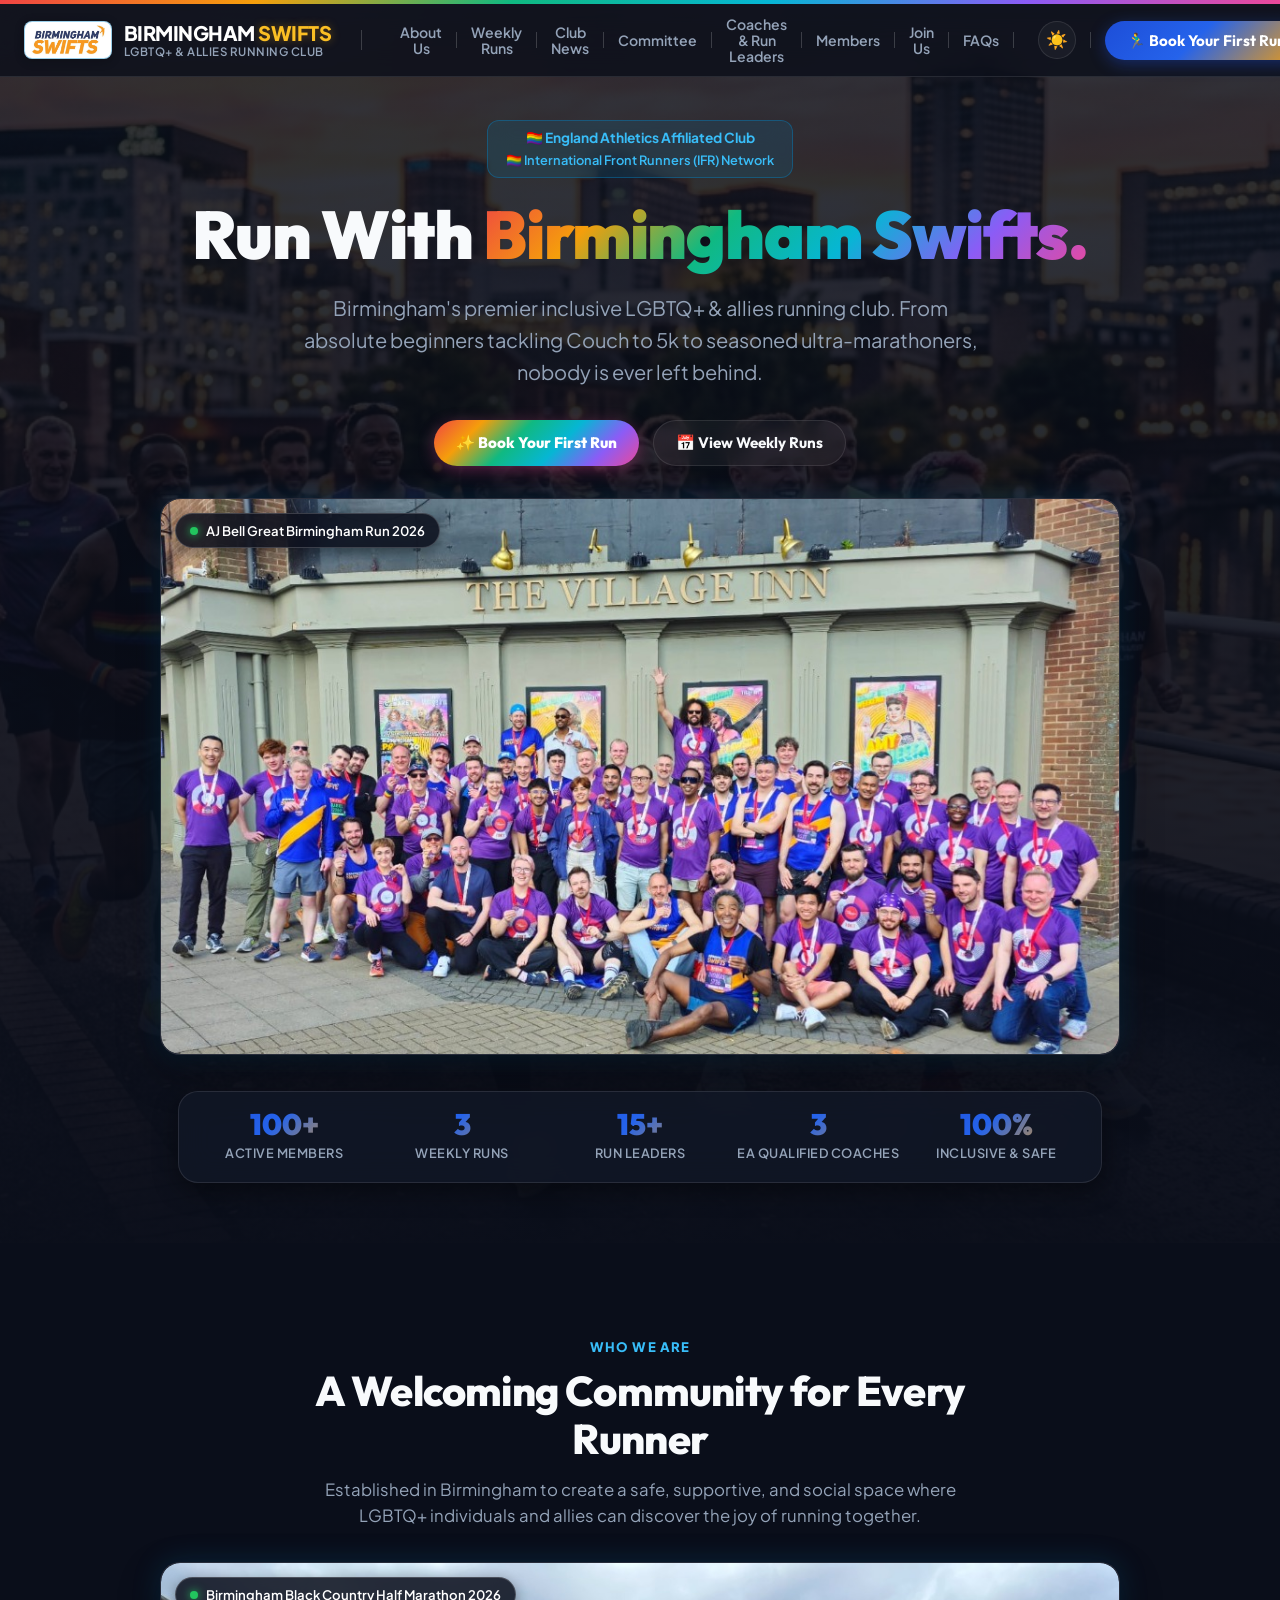
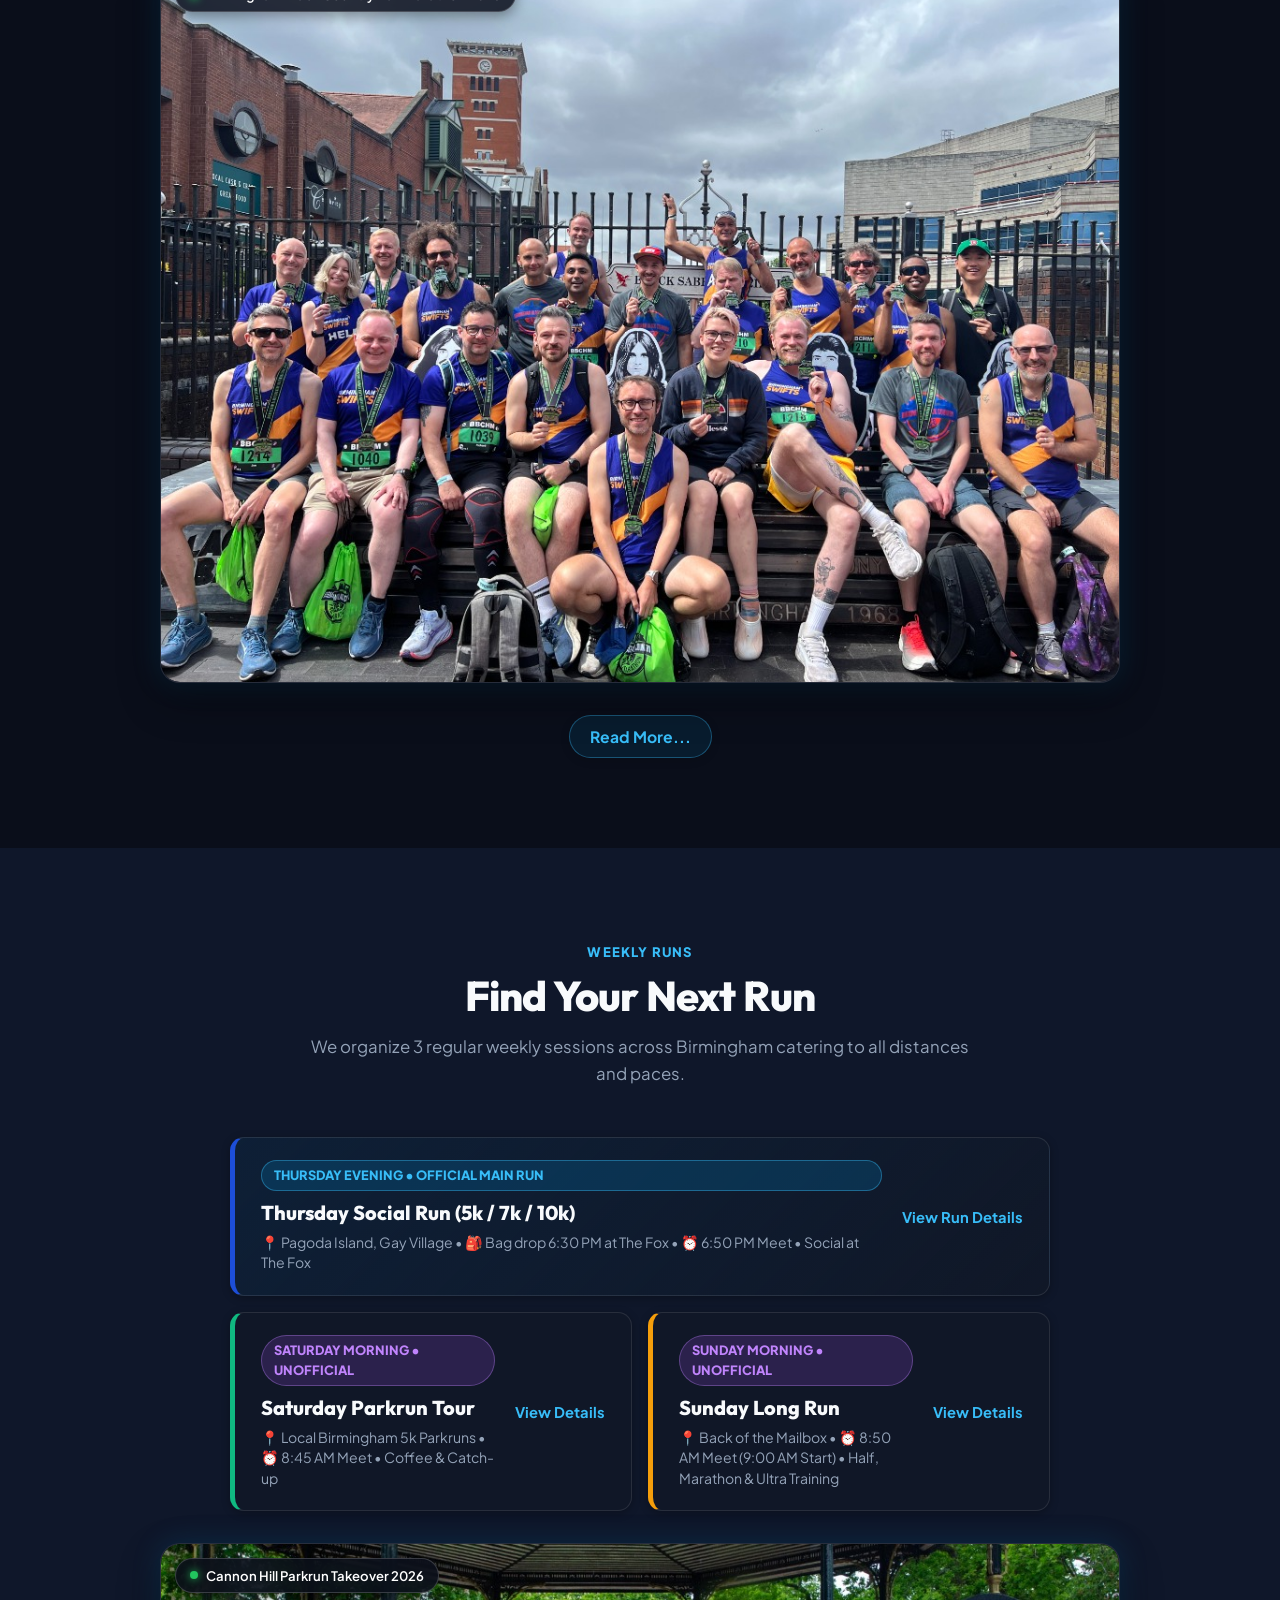
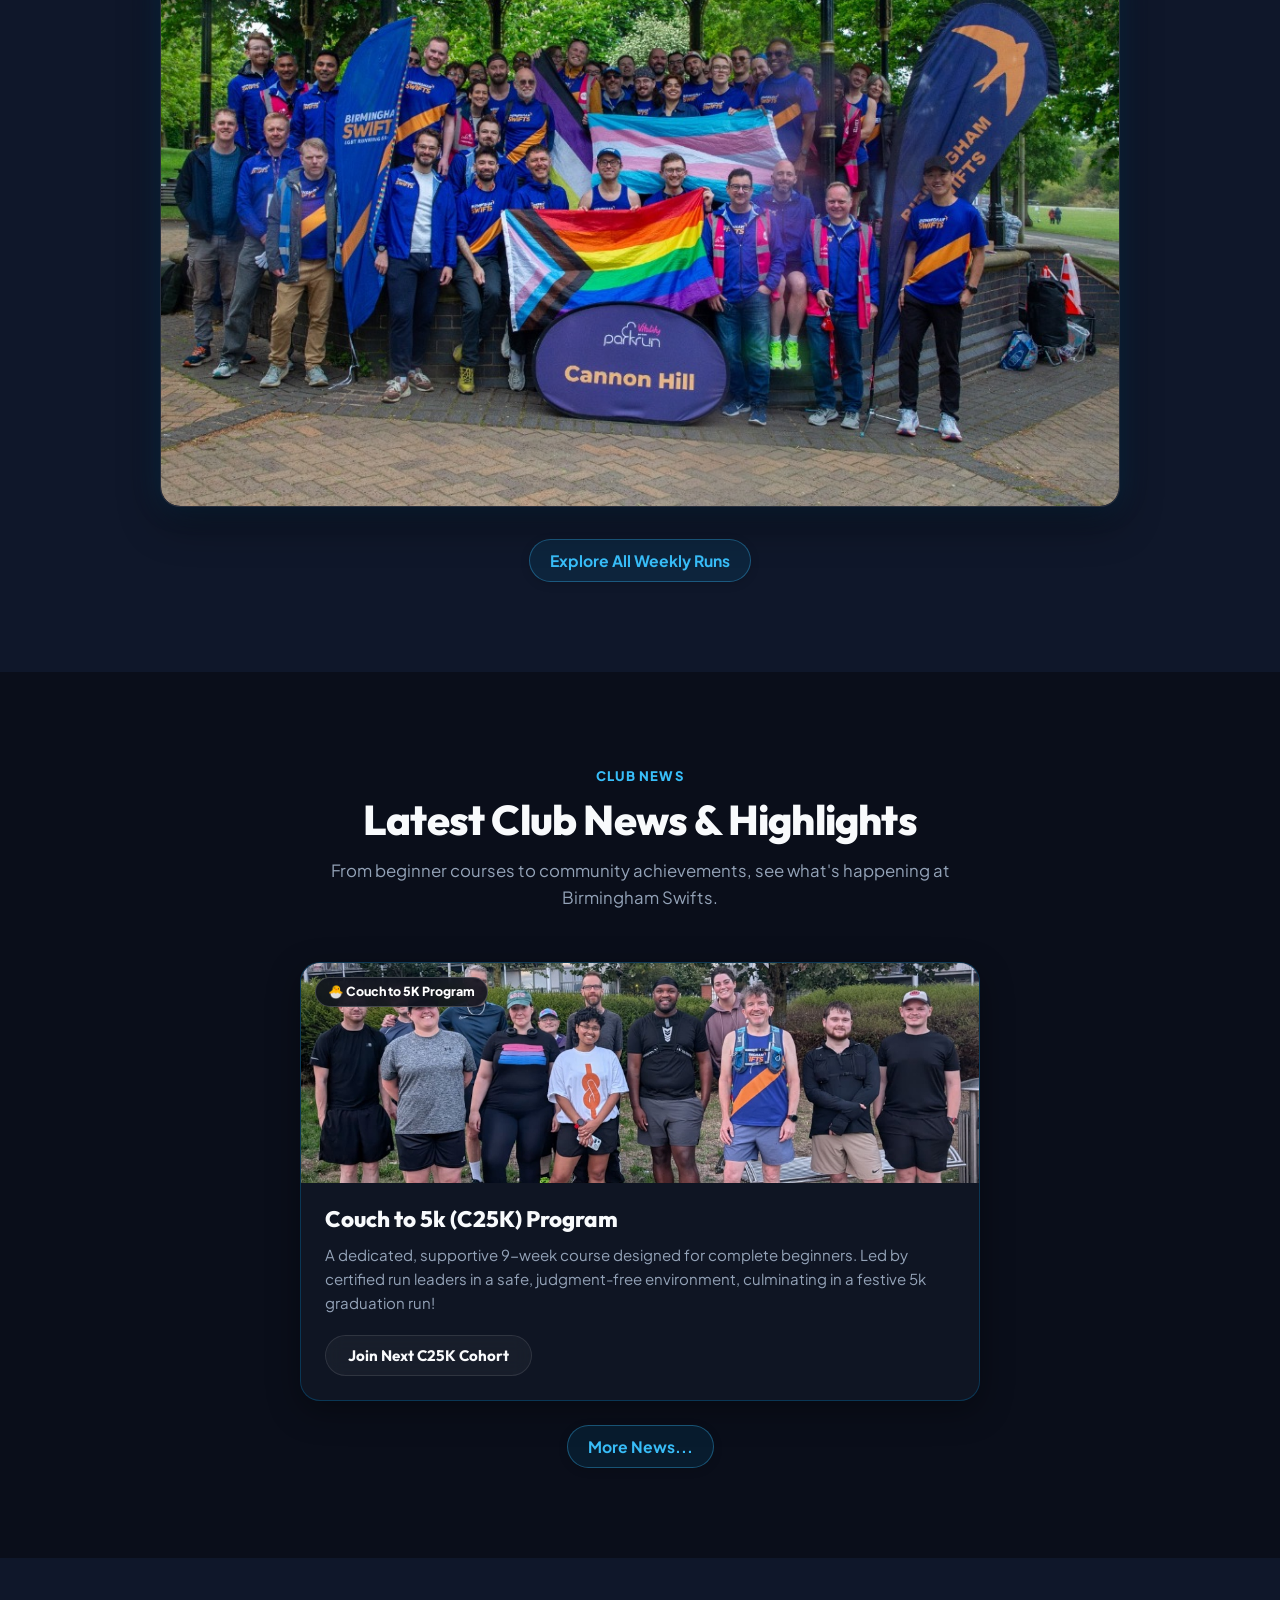
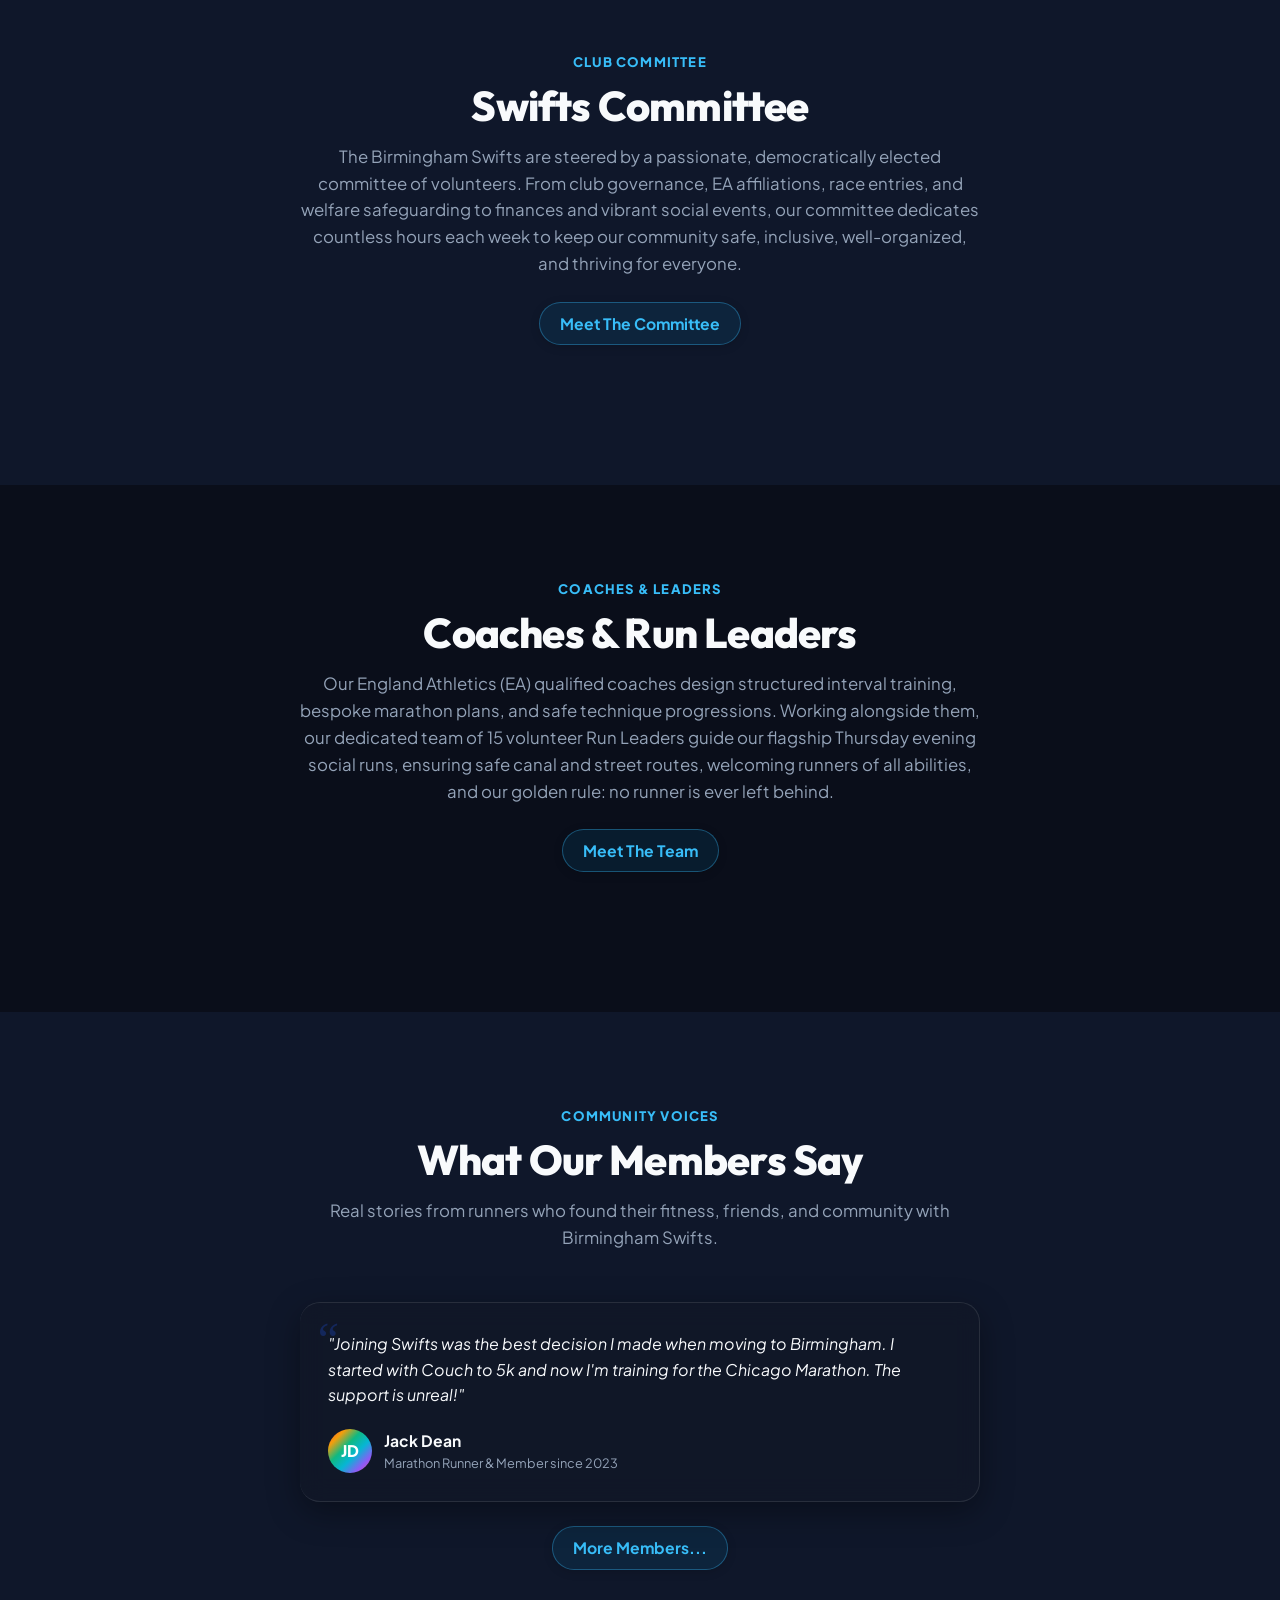
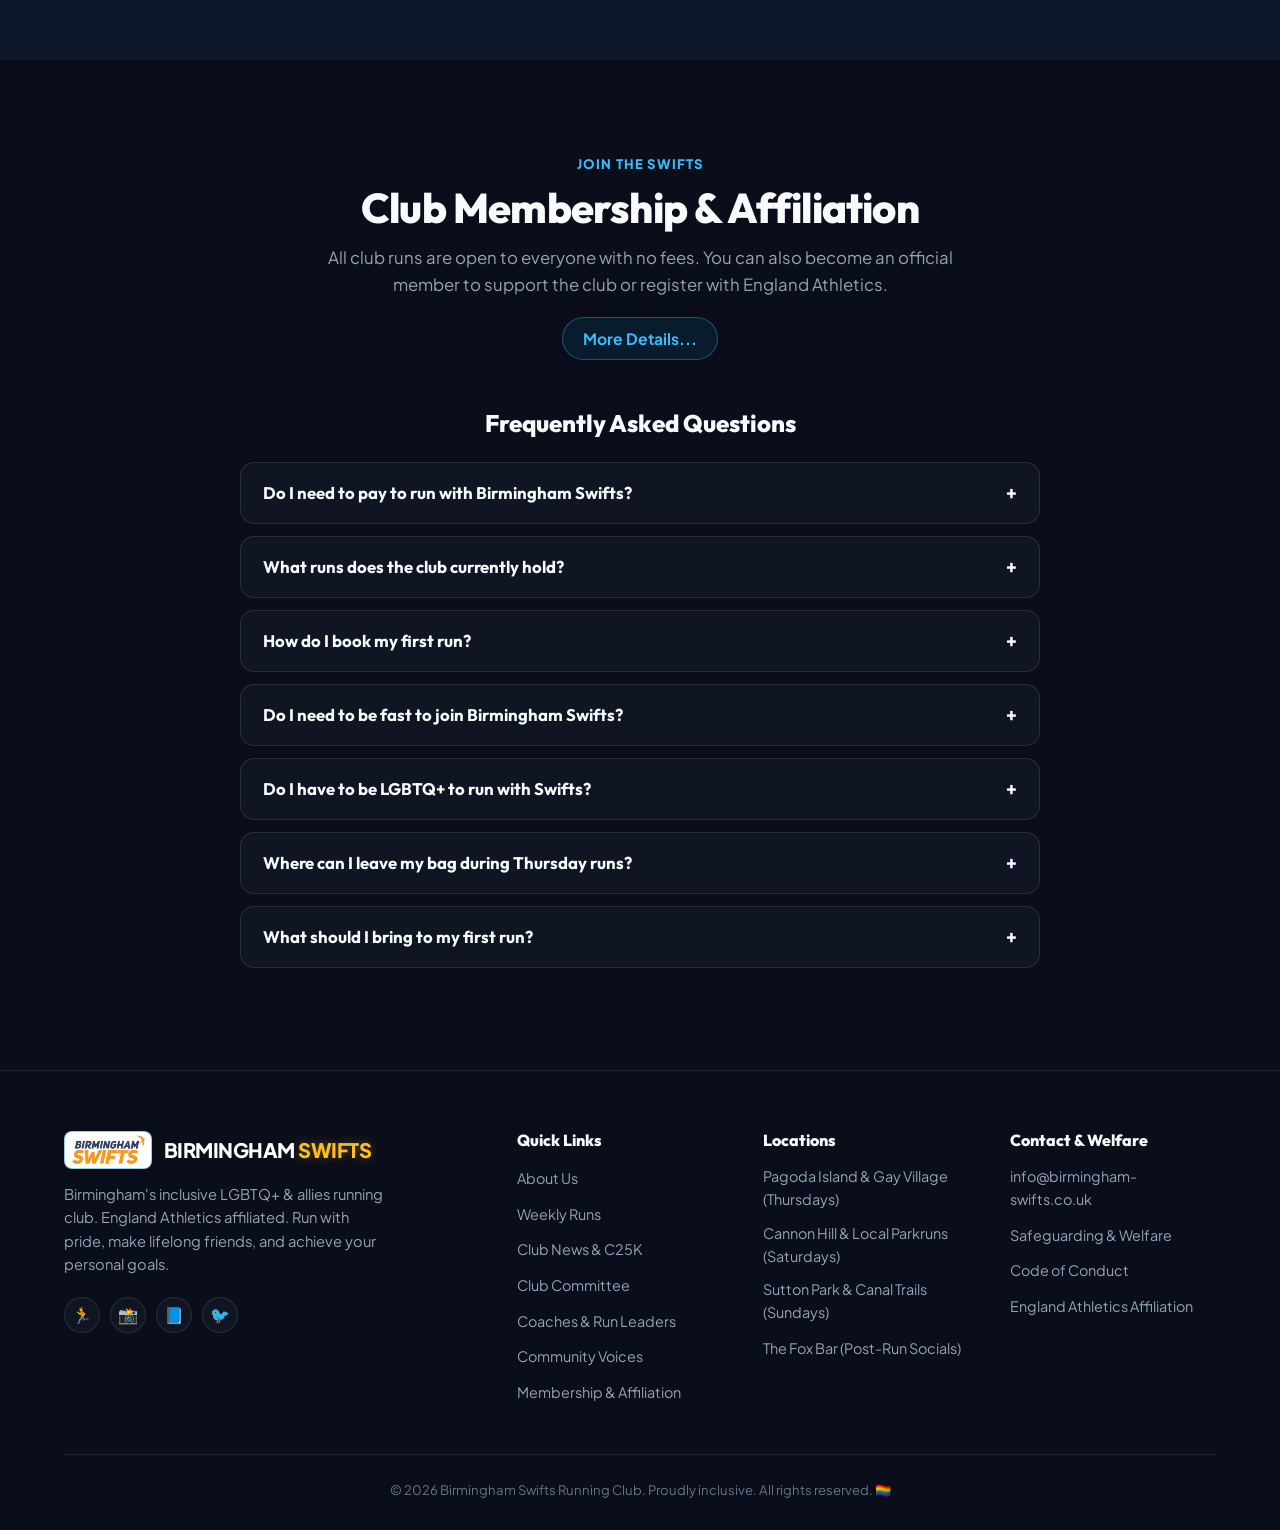
<file: index.html>
<!DOCTYPE html>
<html lang="en" data-theme="dark">
<head>
  <meta charset="UTF-8">
  <meta name="viewport" content="width=device-width, initial-scale=1.0">
  <title>Birmingham Swifts — Inclusive LGBTQ+ & Allies Running Club</title>
  <meta name="description" content="Birmingham Swifts is the premier friendly, inclusive LGBTQ+ and allies running club in Birmingham, UK. Open to all with weekly club sessions: Thursday flagship social run, Saturday parkruns, Sunday marathon training, and Couch to 5k.">
  <meta name="keywords" content="Birmingham Swifts, LGBTQ+ running club, Birmingham running, Couch to 5k Birmingham, gay running club Birmingham, England Athletics, Cannon Hill parkrun">
  
  <!-- Open Graph Meta Tags -->
  <meta property="og:title" content="Birmingham Swifts — Inclusive LGBTQ+ & Allies Running Club">
  <meta property="og:description" content="Run with Pride. Run with Swifts. Friendly running for all paces, backgrounds, and abilities across Birmingham.">
  <meta property="og:type" content="website">
  <meta property="og:image" content="assets/swifts_village_inn_crew.jpg">

  <!-- Favicon / Icon -->
  <link rel="icon" type="image/jpeg" href="assets/swifts_logo.jpg">

  <!-- Main Stylesheet -->
  <link rel="stylesheet" href="styles.css?v=3.5">
</head>
<body>

  <!-- Top Pride Strip -->
  <div class="pride-strip"></div>

  <!-- Live Announcement Alert Bar (Dynamic via Google Sheets) -->
  <aside class="live-alert-bar" id="live-announcement-bar" style="display: none;">
    <span class="live-alert-icon">📣</span>
    <span class="live-alert-text" id="live-announcement-text">
      Welcome to Birmingham Swifts! Join our Thursday flagship social run in the Gay Village.
    </span>
    <button class="live-alert-close" id="live-alert-close-btn" aria-label="Dismiss announcement">&times;</button>
  </aside>

  <!-- Main Navigation Bar -->
  <nav class="navbar" id="main-nav">
    <div class="container nav-container">
      <a href="index.html" class="nav-brand" id="brand-logo-link">
        <img src="assets/swifts_logo.jpg" alt="Birmingham Swifts Logo" class="nav-logo-img">
        <div class="nav-brand-text">
          <span class="nav-brand-title">BIRMINGHAM <span class="brand-swifts-gold">SWIFTS</span></span>
          <span class="nav-brand-subtitle">LGBTQ+ & Allies Running Club</span>
        </div>
      </a>
      <span class="nav-brand-divider" aria-hidden="true"></span>

      <ul class="nav-links" id="nav-menu">
        <li><a href="about.html" class="nav-link">About Us</a></li>
        <li><a href="runs.html" class="nav-link">Weekly Runs</a></li>
        <li><a href="news.html" class="nav-link">Club News</a></li>
        <li><a href="committee.html" class="nav-link">Committee</a></li>
        <li><a href="coaches-leaders.html" class="nav-link">Coaches &amp; Run Leaders</a></li>
        <li><a href="members.html" class="nav-link">Members</a></li>
        <li><a href="join.html" class="nav-link">Join Us</a></li>
        <li><a href="#faqs" class="nav-link">FAQs</a></li>
        <li class="mobile-only-action">
          <button class="btn btn-primary open-taster-btn mobile-menu-cta">🏃‍♂️ Book Your First Run</button>
        </li>
      </ul>

      <div class="nav-actions">
        <button class="theme-toggle-btn" id="theme-toggle" aria-label="Toggle Dark / Light Theme" title="Switch to Light Mode">
          ☀️
        </button>
        <span class="nav-action-divider" aria-hidden="true"></span>
        <button class="btn btn-primary" id="open-taster-modal-btn">
          🏃‍♂️ Book Your First Run
        </button>
        <button class="mobile-menu-btn" id="mobile-toggle-btn" aria-label="Open mobile menu">
          ☰
        </button>
      </div>
    </div>
  </nav>

  <!-- ==========================================================================
       HERO SECTION
       ========================================================================== -->
  <header class="hero-section" id="hero">
    <div class="hero-bg-container">
      <img src="assets/hero_running_crew.jpg" alt="Birmingham Swifts runners along Birmingham canals at dusk" class="hero-bg-img">
      <div class="hero-overlay"></div>
    </div>

    <div class="container hero-container">
      <div class="hero-content" style="margin: 0 auto; text-align: center; display: flex; flex-direction: column; align-items: center;">
        <div class="hero-badge-pill" id="hero-badge-pill" style="margin: 0 auto 20px; align-items: center; text-align: center;">
          <span class="hero-badge-line" style="justify-content: center;">🏳️‍🌈 England Athletics Affiliated Club</span>
          <span class="hero-badge-line hero-badge-ifr" style="justify-content: center;">🏳️‍🌈 International Front Runners (IFR) Network</span>
        </div>

        <h1 class="hero-title" id="hero-title" style="text-align: center;">
          Run With Pride.<br>
          Run With <span class="hero-title-highlight">Birmingham Swifts.</span>
        </h1>

        <p class="hero-description" id="hero-description" style="margin: 0 auto 32px; text-align: center;">
          Birmingham's premier inclusive LGBTQ+ & allies running club. From absolute beginners tackling Couch to 5k to seasoned ultra-marathoners, nobody is ever left behind.
        </p>

        <div class="hero-cta-group" style="justify-content: center; margin: 0 auto 32px;">
          <button class="btn btn-rainbow" id="hero-join-run-btn">
            ✨ Book Your First Run
          </button>
          <a href="runs.html" class="btn btn-secondary" id="hero-view-schedule-btn">
            📅 View Weekly Runs
          </a>
        </div>

        <!-- Real Swifts Community Photo Showcase -->
        <div class="hero-photo-showcase">
          <div class="hero-photo-wrap">
            <img src="assets/swifts_village_inn_crew.jpg" alt="Birmingham Swifts running club members at the AJ Bell Great Birmingham Run 2026 outside The Village Inn in the Gay Village" class="hero-photo-img" id="hero-photo-img">
            <div class="hero-photo-badge">
              <span class="hero-photo-badge-dot"></span>
              <span id="hero-photo-badge-text">AJ Bell Great Birmingham Run 2026</span>
            </div>
          </div>
        </div>

        <div class="hero-stats-bar">
          <div class="stat-item">
            <div class="stat-number" id="hero-stat-members">100+</div>
            <div class="stat-label">Active Members</div>
          </div>
          <div class="stat-item">
            <div class="stat-number" id="hero-stat-runs">3</div>
            <div class="stat-label">Weekly Runs</div>
          </div>
          <div class="stat-item">
            <div class="stat-number" id="hero-stat-leaders">15+</div>
            <div class="stat-label">Run Leaders</div>
          </div>
          <div class="stat-item">
            <div class="stat-number" id="hero-stat-coaches">3+</div>
            <div class="stat-label">EA Qualified Coaches</div>
          </div>
          <div class="stat-item">
            <div class="stat-number" id="hero-stat-inclusive">100%</div>
            <div class="stat-label">Inclusive &amp; Safe</div>
          </div>
        </div>
      </div>
    </div>
  </header>

  <!-- ==========================================================================
       ABOUT & INCLUSIVITY VALUES
       ========================================================================== -->
  <section class="section" id="about">
    <div class="container">
      <div class="section-header" style="margin-bottom: 32px;">
        <span class="section-tag">WHO WE ARE</span>
        <h2 class="section-title" id="about-title">A Welcoming Community for Every Runner</h2>
        <p class="section-subtitle" id="about-subtitle">
          Established in Birmingham to create a safe, supportive, and social space where LGBTQ+ individuals and allies can discover the joy of running together.
        </p>
      </div>

      <!-- Real Swifts Community Photo Showcase in Who We Are -->
      <div class="hero-photo-showcase" style="max-width: 960px; margin: 0 auto 32px;">
        <div class="hero-photo-wrap">
          <img src="assets/swifts_black_country_half_marathon.jpg" alt="Birmingham Swifts runners at the Birmingham Black Country Half Marathon 2026 on the Black Sabbath bench" class="hero-photo-img" id="who-we-are-img">
          <div class="hero-photo-badge">
            <span class="hero-photo-badge-dot"></span>
            <span id="who-we-are-badge-text">Birmingham Black Country Half Marathon 2026</span>
          </div>
        </div>
      </div>

      <div class="section-more-link-box" style="margin-top: 0;">
        <a href="about.html" class="inline-more-link">Read More...</a>
      </div>
    </div>
  </section>

  <!-- ==========================================================================
       WEEKLY RUNS NAVIGATION & SESSIONS
       ========================================================================== -->
  <section class="section section-alt" id="runs">
    <div class="container">
      <div class="section-header">
        <span class="section-tag">WEEKLY RUNS</span>
        <h2 class="section-title" id="runs-section-title">Find Your Next Run</h2>
        <p class="section-subtitle" id="runs-section-subtitle">
          We organize 3 regular weekly sessions across Birmingham catering to all distances and paces.
        </p>
      </div>

      <div class="weekly-runs-nav-box" id="home-runs-nav-box">
        <!-- Row 1: Thursday Social (Single Row Button) -->
        <a href="runs.html#thursday" class="run-nav-card run-nav-thursday">
          <div class="run-nav-card-left">
            <span class="run-day-badge official">Thursday Evening • Official Main Run</span>
            <h3 class="run-nav-card-title">Thursday Social Run (5k / 7k / 10k)</h3>
            <p class="run-nav-card-meta">📍 Pagoda Island, Gay Village • 🎒 Bag drop 6:30 PM at The Fox • ⏰ 6:50 PM Meet • Social at The Fox</p>
          </div>
          <div class="run-nav-card-action">
            <span class="run-nav-btn-text">View Run Details</span>
          </div>
        </a>

        <!-- Row 2: Two Un-official Runs in a Row Under Thursday -->
        <div class="run-nav-sub-row">
          <a href="runs.html#saturday" class="run-nav-card run-nav-saturday">
            <div class="run-nav-card-left">
              <span class="run-day-badge unofficial">Saturday Morning • Unofficial</span>
              <h3 class="run-nav-card-title">Saturday Parkrun Tour</h3>
              <p class="run-nav-card-meta">📍 Local Birmingham 5k Parkruns • ⏰ 8:45 AM Meet • Coffee &amp; Catch-up</p>
            </div>
            <div class="run-nav-card-action">
              <span class="run-nav-btn-text">View Details</span>
            </div>
          </a>

          <a href="runs.html#sunday" class="run-nav-card run-nav-sunday">
            <div class="run-nav-card-left">
              <span class="run-day-badge unofficial">Sunday Morning • Unofficial</span>
              <h3 class="run-nav-card-title">Sunday Long Run</h3>
              <p class="run-nav-card-meta">📍 Back of the Mailbox • ⏰ 8:50 AM Meet (9:00 AM Start) • Half, Marathon &amp; Ultra Training</p>
            </div>
            <div class="run-nav-card-action">
              <span class="run-nav-btn-text">View Details</span>
            </div>
          </a>
        </div>
      </div>

      <!-- Real Swifts Community Photo Showcase in Weekly Runs -->
      <div class="hero-photo-showcase" style="max-width: 960px; margin: 32px auto 32px;">
        <div class="hero-photo-wrap">
          <img src="assets/swifts_cannon_hill_parkrun_takeover.jpg" alt="Birmingham Swifts runners at the Cannon Hill Parkrun Takeover 2026" class="hero-photo-img" id="runs-photo-img">
          <div class="hero-photo-badge">
            <span class="hero-photo-badge-dot"></span>
            <span id="runs-photo-badge-text">Cannon Hill Parkrun Takeover 2026</span>
          </div>
        </div>
      </div>

      <div class="section-more-link-box" style="margin-top: 0;">
        <a href="runs.html" class="inline-more-link">Explore All Weekly Runs</a>
      </div>
    </div>
  </section>

  <!-- ==========================================================================
       CLUB NEWS & COUCH TO 5K
       ========================================================================== -->
  <section class="section" id="news">
    <div class="container">
      <div class="section-header">
        <span class="section-tag">CLUB NEWS</span>
        <h2 class="section-title">Latest Club News &amp; Highlights</h2>
        <p class="section-subtitle">
          From beginner courses to community achievements, see what's happening at Birmingham Swifts.
        </p>
      </div>

      <!-- Only Couch to 5k kept on main page -->
      <div class="news-single-featured" id="home-featured-news">
        <div class="initiative-card featured-news-card">
          <div class="initiative-img-box">
            <img src="assets/c25k_graduates.jpg?v=3" alt="Birmingham Swifts Couch to 5k cohort runners and leaders in the park" class="initiative-img">
            <span class="initiative-badge">🐣 Couch to 5K Program</span>
          </div>
          <div class="initiative-body">
            <h3 class="initiative-title">Couch to 5k (C25K) Program</h3>
            <p class="initiative-text">
              A dedicated, supportive 9-week course designed for complete beginners. Led by certified run leaders in a safe, judgment-free environment, culminating in a festive 5k graduation run!
            </p>
            <div>
              <button class="btn btn-secondary open-taster-btn">
                Join Next C25K Cohort
              </button>
            </div>
          </div>
        </div>
      </div>

      <div class="section-more-link-box">
        <a href="news.html" class="inline-more-link">More News...</a>
      </div>
    </div>
  </section>

  <!-- ==========================================================================
       SWIFTS COMMITTEE
       ========================================================================== -->
  <section class="section section-alt" id="committee">
    <div class="container">
      <div class="section-header">
        <span class="section-tag">CLUB COMMITTEE</span>
        <h2 class="section-title">Swifts Committee</h2>
        <p class="section-subtitle">
          The Birmingham Swifts are steered by a passionate, democratically elected committee of volunteers. From club governance, EA affiliations, race entries, and welfare safeguarding to finances and vibrant social events, our committee dedicates countless hours each week to keep our community safe, inclusive, well-organized, and thriving for everyone.
        </p>
        <div class="section-more-link-box" style="margin-top: 24px;">
          <a href="committee.html" class="inline-more-link">Meet The Committee</a>
        </div>
      </div>
    </div>
  </section>

  <!-- ==========================================================================
       COACHES & RUN LEADERS
       ========================================================================== -->
  <section class="section" id="team">
    <div class="container">
      <div class="section-header">
        <span class="section-tag">COACHES &amp; LEADERS</span>
        <h2 class="section-title">Coaches &amp; Run Leaders</h2>
        <p class="section-subtitle">
          Our England Athletics (EA) qualified coaches design structured interval training, bespoke marathon plans, and safe technique progressions. Working alongside them, our dedicated team of 15 volunteer Run Leaders guide our flagship Thursday evening social runs, ensuring safe canal and street routes, welcoming runners of all abilities, and our golden rule: no runner is ever left behind.
        </p>
        <div class="section-more-link-box" style="margin-top: 24px;">
          <a href="coaches-leaders.html" class="inline-more-link">Meet The Team</a>
        </div>
      </div>
    </div>
  </section>

  <!-- ==========================================================================
       MEMBER STORIES & TESTIMONIALS
       ========================================================================== -->
  <section class="section section-alt" id="stories">
    <div class="container">
      <div class="section-header">
        <span class="section-tag">COMMUNITY VOICES</span>
        <h2 class="section-title">What Our Members Say</h2>
        <p class="section-subtitle">
          Real stories from runners who found their fitness, friends, and community with Birmingham Swifts.
        </p>
      </div>

      <div class="stories-single-box" id="stories-container">
        <!-- Single featured member story on main page -->
        <div class="story-card featured-story">
          <p class="story-quote">
            "Joining Swifts was the best decision I made when moving to Birmingham. I started with Couch to 5k and now I'm training for the Chicago Marathon. The support is unreal!"
          </p>
          <div class="story-author">
            <div class="author-avatar">JD</div>
            <div>
              <div class="author-name">Jack Dean</div>
              <div class="author-detail">Marathon Runner &amp; Member since 2023</div>
            </div>
          </div>
        </div>
      </div>

      <div class="section-more-link-box">
        <a href="members.html" class="inline-more-link">More Members...</a>
      </div>
    </div>
  </section>

  <!-- ==========================================================================
       MEMBERSHIP TIERS
       ========================================================================== -->
  <section class="section" id="membership">
    <div class="container">
      <div class="section-header">
        <span class="section-tag">JOIN THE SWIFTS</span>
        <h2 class="section-title">Club Membership &amp; Affiliation</h2>
        <p class="section-subtitle">
          All club runs are open to everyone with no fees. You can also become an official member to support the club or register with England Athletics.
        </p>
        <div class="section-more-link-box" style="margin-top: 18px;">
          <a href="join.html" class="inline-more-link">More Details...</a>
        </div>
      </div>

      <!-- FAQ Section -->
      <div class="faq-container" id="faqs">
        <h3 style="font-size: 1.5rem; text-align: center; margin-bottom: 24px;">Frequently Asked Questions</h3>
        <div id="faqs-list">
          <div class="faq-item">
            <button class="faq-question">
              <span>Do I need to pay to run with Birmingham Swifts?</span>
              <span class="faq-icon">+</span>
            </button>
            <div class="faq-answer">
              <p>No! All of our weekly club runs are open to everyone. There are no fees or subscriptions to run with us. If you would like to support the club and get kit discounts, you can choose our optional £15/year club membership, or £35/year England Athletics affiliation for official racing licences and marathon ballot access.</p>
            </div>
          </div>

          <div class="faq-item">
            <button class="faq-question">
              <span>What runs does the club currently hold?</span>
              <span class="faq-icon">+</span>
            </button>
            <div class="faq-answer">
              <p>We currently hold three weekly sessions: our flagship <strong>Thursday Social Run</strong> (bag drop 6:30 PM at The Fox in the Gay Village, 6:50 PM meet at Pagoda Island); <strong>Saturday Parkruns</strong> (unofficial club meetups at local Birmingham 5k events followed by coffee); and <strong>Sunday Long Runs</strong> (unofficial runs for members training for half marathons, full marathons, or ultras).</p>
            </div>
          </div>

          <div class="faq-item">
            <button class="faq-question">
              <span>How do I book my first run?</span>
              <span class="faq-icon">+</span>
            </button>
            <div class="faq-answer">
              <p>A first run is simply coming along to our Thursday social run to try it out! Click "Book Your First Run" so we know to look out for you and introduce you to our friendly run leaders.</p>
            </div>
          </div>

          <div class="faq-item">
            <button class="faq-question">
              <span>Do I need to be fast to join Birmingham Swifts?</span>
              <span class="faq-icon">+</span>
            </button>
            <div class="faq-answer">
              <p>Not at all! We have runners of all abilities, from beginners and steady joggers to runners doing 4 min/km. Every single run has designated tail runners to make sure no one is ever left behind.</p>
            </div>
          </div>

          <div class="faq-item">
            <button class="faq-question">
              <span>Do I have to be LGBTQ+ to run with Swifts?</span>
              <span class="faq-icon">+</span>
            </button>
            <div class="faq-answer">
              <p>Everyone is welcome! We are an LGBTQ+ and Allies running club. Whether you are gay, lesbian, bisexual, trans, non-binary, queer, or a supportive ally, you will find a warm, friendly community.</p>
            </div>
          </div>

          <div class="faq-item">
            <button class="faq-question">
              <span>Where can I leave my bag during Thursday runs?</span>
              <span class="faq-icon">+</span>
            </button>
            <div class="faq-answer">
              <p>On Thursday nights, we meet at Pagoda Island and have bag drop and toilet facilities available nearby in the Gay Village before we head out, followed by social drinks at The Fox!</p>
            </div>
          </div>

          <div class="faq-item">
            <button class="faq-question">
              <span>What should I bring to my first run?</span>
              <span class="faq-icon">+</span>
            </button>
            <div class="faq-answer">
              <p>Just comfortable running shoes, weather-appropriate running kit, and a bottle of water. During autumn and winter evening runs, high-vis or bright clothing is strongly encouraged!</p>
            </div>
          </div>
        </div>
      </div>
    </div>
  </section>

  <!-- ==========================================================================
       MODAL DIALOG: BOOK FIRST RUN
       ========================================================================== -->
  <div class="modal-overlay" id="taster-modal">
    <div class="modal-card">
      <button class="modal-close-btn" id="modal-close-btn" aria-label="Close modal">&times;</button>
      <h3 style="font-size: 1.4rem; margin-bottom: 6px;">🏃‍♂️ Book Your First Run</h3>
      <p style="color: var(--text-secondary); font-size: 0.9rem; margin-bottom: 20px;">
        Join us for a friendly, no-pressure run with Birmingham Swifts. We'll introduce you to your group leader!
      </p>

      <form id="taster-form">
        <div class="form-group">
          <label class="form-label" for="taster-name">Full Name</label>
          <input type="text" id="taster-name" class="form-input" placeholder="e.g. Alex Morgan" required>
        </div>

        <div class="form-group">
          <label class="form-label" for="taster-email">Email Address</label>
          <input type="email" id="taster-email" class="form-input" placeholder="alex@example.com" required>
        </div>

        <div class="form-group">
          <label class="form-label" for="taster-session">Select Session</label>
          <select id="taster-session" class="form-select">
            <option value="thursday">Thursday Social Run (The Fox, Gay Village, 6:30 PM)</option>
          </select>
        </div>

        <div class="form-group">
          <label class="form-label" for="taster-pace">Running Experience</label>
          <select id="taster-pace" class="form-select">
            <option value="beginner">Beginner (Couch to 5k)</option>
            <option value="casual">Casual / Social Runner</option>
            <option value="intermediate">Regular 5k–10k Runner</option>
            <option value="experienced">Long Distance / Experienced Runner</option>
          </select>
        </div>

        <button type="submit" class="btn btn-rainbow" style="width: 100%; margin-top: 8px;">
          Confirm Booking ✨
        </button>
      </form>
    </div>
  </div>

  <!-- ==========================================================================
       FOOTER
       ========================================================================== -->
  <footer class="footer">
    <div class="container">
      <div class="footer-grid">
        <div>
          <div class="nav-brand">
            <img src="assets/swifts_logo.jpg" alt="Birmingham Swifts Logo" class="nav-logo-img">
            <span class="nav-brand-title">BIRMINGHAM <span class="brand-swifts-gold">SWIFTS</span></span>
          </div>
          <p class="footer-brand-p">
            Birmingham's inclusive LGBTQ+ &amp; allies running club. England Athletics affiliated. Run with pride, make lifelong friends, and achieve your personal goals.
          </p>
          <div class="footer-socials">
            <a href="https://www.strava.com/clubs/birmingham-swifts" target="_blank" rel="noopener" class="social-icon-btn" title="Strava Club">🏃</a>
            <a href="https://instagram.com" target="_blank" rel="noopener" class="social-icon-btn" title="Instagram">📸</a>
            <a href="https://facebook.com" target="_blank" rel="noopener" class="social-icon-btn" title="Facebook">📘</a>
            <a href="https://twitter.com" target="_blank" rel="noopener" class="social-icon-btn" title="Twitter">🐦</a>
          </div>
        </div>

        <div>
          <h4 class="footer-col-title">Quick Links</h4>
          <ul class="footer-links-list">
            <li><a href="about.html">About Us</a></li>
            <li><a href="runs.html">Weekly Runs</a></li>
            <li><a href="news.html">Club News &amp; C25K</a></li>
            <li><a href="committee.html">Club Committee</a></li>
            <li><a href="coaches-leaders.html">Coaches &amp; Run Leaders</a></li>
            <li><a href="members.html">Community Voices</a></li>
            <li><a href="join.html">Membership &amp; Affiliation</a></li>
          </ul>
        </div>

        <div>
          <h4 class="footer-col-title">Locations</h4>
          <ul class="footer-links-list">
            <li><a href="#runs">Pagoda Island &amp; Gay Village (Thursdays)</a></li>
            <li><a href="#runs">Cannon Hill &amp; Local Parkruns (Saturdays)</a></li>
            <li><a href="#runs">Sutton Park &amp; Canal Trails (Sundays)</a></li>
            <li><a href="#runs">The Fox Bar (Post-Run Socials)</a></li>
          </ul>
        </div>

        <div>
          <h4 class="footer-col-title">Contact &amp; Welfare</h4>
          <ul class="footer-links-list">
            <li><a href="mailto:info@birmingham-swifts.co.uk">info@birmingham-swifts.co.uk</a></li>
            <li><a href="#faqs">Safeguarding &amp; Welfare</a></li>
            <li><a href="#faqs">Code of Conduct</a></li>
            <li><a href="#membership">England Athletics Affiliation</a></li>
          </ul>
        </div>
      </div>

      <div class="footer-bottom">
        <p>© 2026 Birmingham Swifts Running Club. Proudly inclusive. All rights reserved. 🏳️‍🌈</p>
      </div>
    </div>
  </footer>

  <!-- Main JavaScript -->
  <script src="script.js?v=4.0"></script>
</body>
</html>
</file>
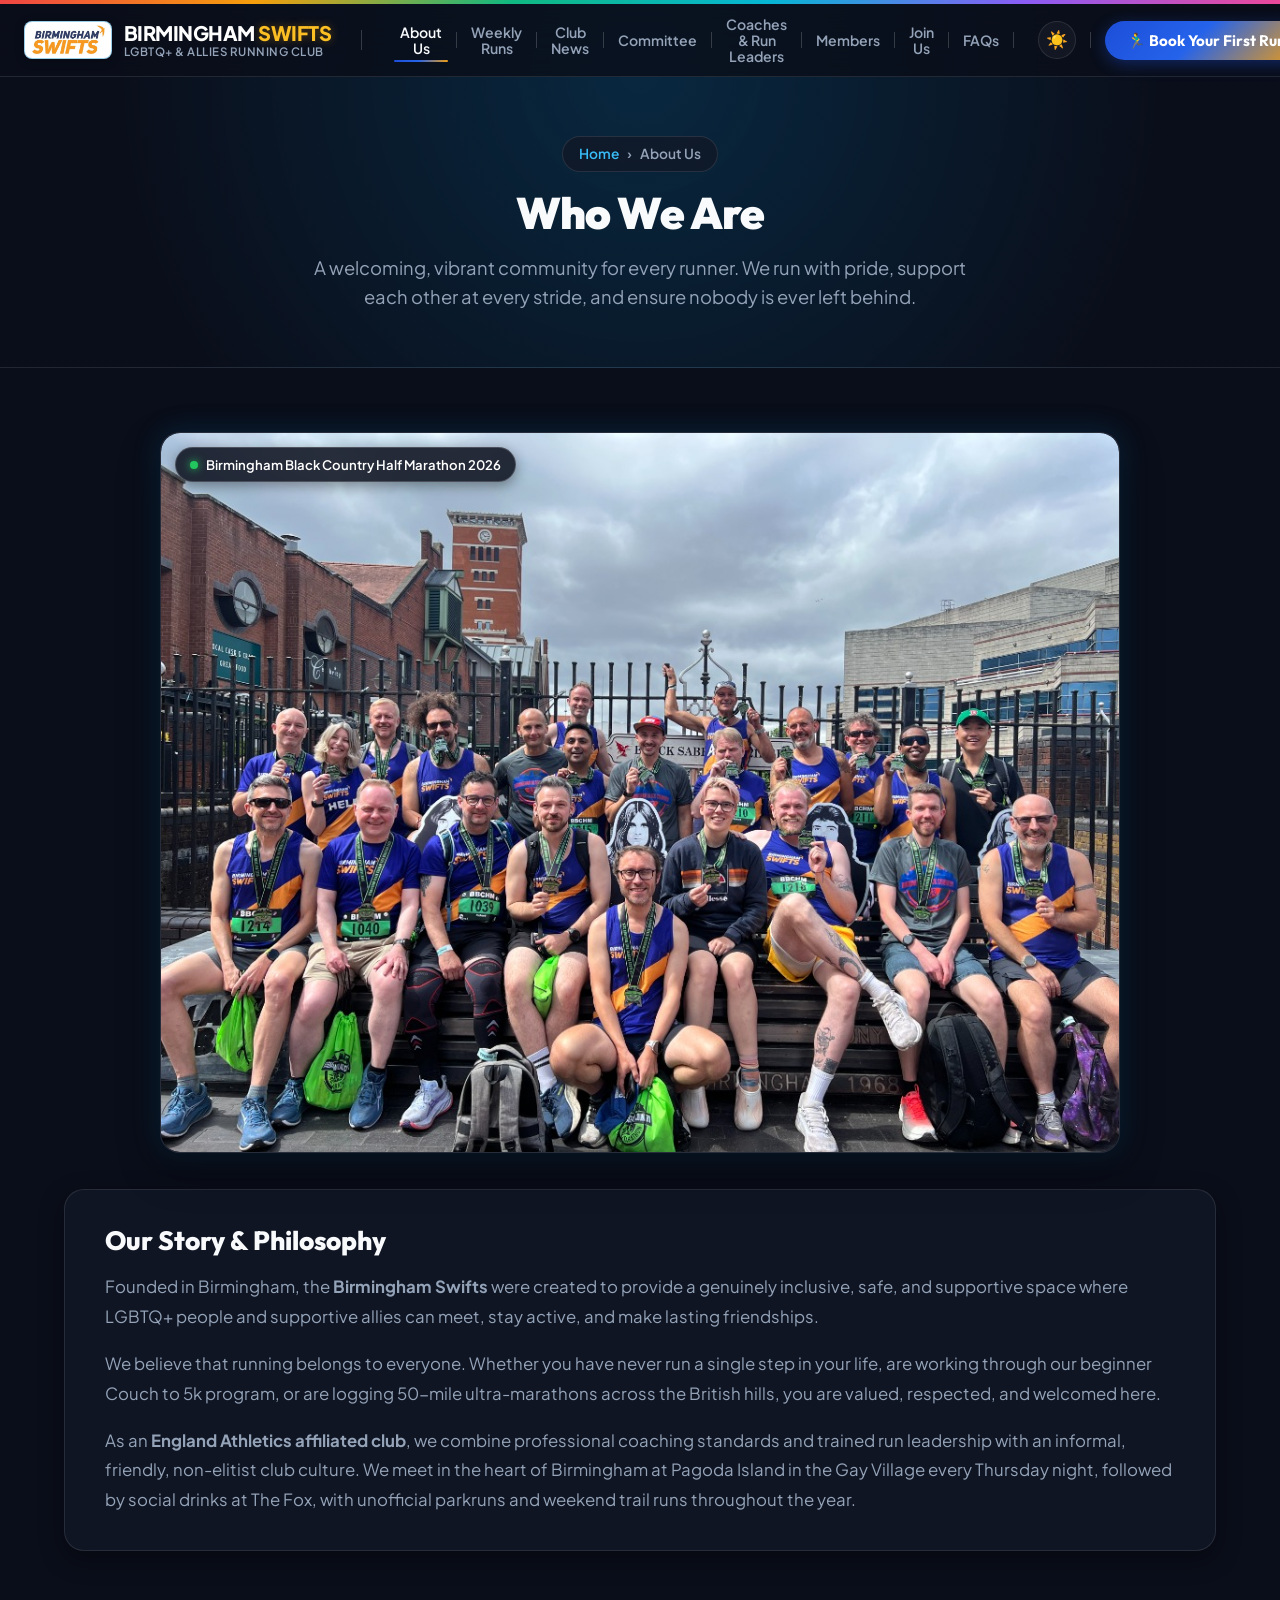
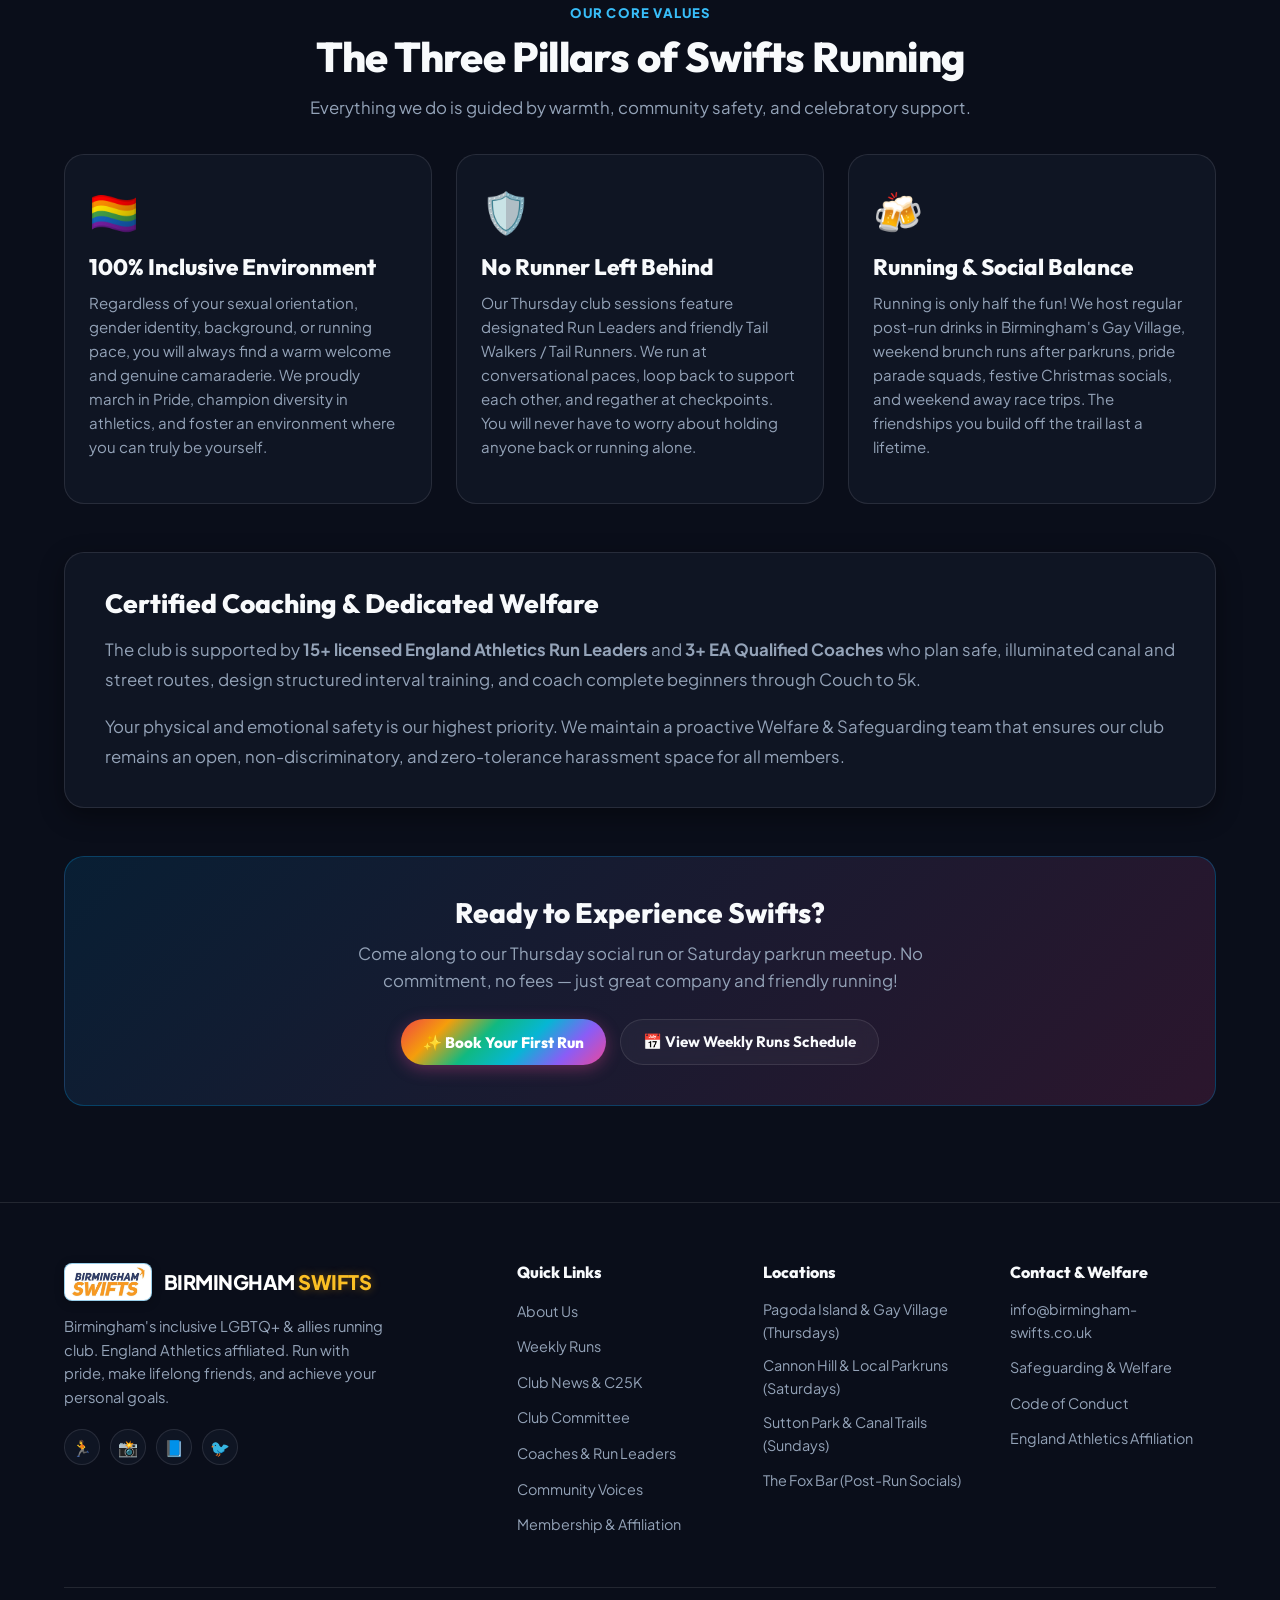
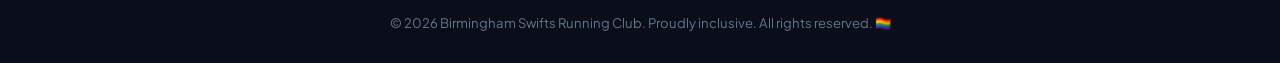
<file: about.html>
<!DOCTYPE html>
<html lang="en" data-theme="dark">
<head>
  <meta charset="UTF-8">
  <meta name="viewport" content="width=device-width, initial-scale=1.0">
  <title>About Us — Birmingham Swifts Running Club</title>
  <meta name="description" content="Discover Birmingham Swifts: Birmingham's friendly, England Athletics affiliated LGBTQ+ and allies running club. Learn about our values, our run leaders, and our 100% inclusive community.">
  <meta name="keywords" content="About Birmingham Swifts, LGBTQ+ running club Birmingham, gay running club, inclusive running club Birmingham, England Athletics">
  
  <!-- Open Graph Meta Tags -->
  <meta property="og:title" content="About Us — Birmingham Swifts Running Club">
  <meta property="og:description" content="A safe, welcoming, and social community for every runner. England Athletics affiliated with qualified run leaders and zero elitism.">
  <meta property="og:type" content="website">
  <meta property="og:image" content="assets/hero_running_crew.jpg">

  <!-- Favicon / Icon -->
  <link rel="icon" type="image/jpeg" href="assets/swifts_logo.jpg">

  <!-- Main Stylesheet -->
  <link rel="stylesheet" href="styles.css?v=3.5">
</head>
<body>

  <!-- Top Pride Strip -->
  <div class="pride-strip"></div>

  <!-- Live Announcement Alert Bar -->
  <aside class="live-alert-bar" id="live-announcement-bar" style="display: none;">
    <span class="live-alert-icon">📣</span>
    <span class="live-alert-text" id="live-announcement-text">
      Welcome to Birmingham Swifts! Join our Thursday flagship social run in the Gay Village.
    </span>
    <button class="live-alert-close" id="live-alert-close-btn" aria-label="Dismiss announcement">&times;</button>
  </aside>

  <!-- Main Navigation Bar -->
  <nav class="navbar" id="main-nav">
    <div class="container nav-container">
      <a href="index.html" class="nav-brand" id="brand-logo-link">
        <img src="assets/swifts_logo.jpg" alt="Birmingham Swifts Logo" class="nav-logo-img">
        <div class="nav-brand-text">
          <span class="nav-brand-title">BIRMINGHAM <span class="brand-swifts-gold">SWIFTS</span></span>
          <span class="nav-brand-subtitle">LGBTQ+ & Allies Running Club</span>
        </div>
      </a>
      <span class="nav-brand-divider" aria-hidden="true"></span>

      <ul class="nav-links" id="nav-menu">
        <li><a href="about.html" class="nav-link active">About Us</a></li>
        <li><a href="runs.html" class="nav-link">Weekly Runs</a></li>
        <li><a href="news.html" class="nav-link">Club News</a></li>
        <li><a href="committee.html" class="nav-link">Committee</a></li>
        <li><a href="coaches-leaders.html" class="nav-link">Coaches &amp; Run Leaders</a></li>
        <li><a href="members.html" class="nav-link">Members</a></li>
        <li><a href="join.html" class="nav-link">Join Us</a></li>
        <li><a href="index.html#faqs" class="nav-link">FAQs</a></li>
        <li class="mobile-only-action">
          <button class="btn btn-primary open-taster-btn mobile-menu-cta">🏃‍♂️ Book Your First Run</button>
        </li>
      </ul>

      <div class="nav-actions">
        <button class="theme-toggle-btn" id="theme-toggle" aria-label="Toggle Dark / Light Theme" title="Switch to Light Mode">
          ☀️
        </button>
        <span class="nav-action-divider" aria-hidden="true"></span>
        <button class="btn btn-primary" id="open-taster-modal-btn">
          🏃‍♂️ Book Your First Run
        </button>
        <button class="mobile-menu-btn" id="mobile-toggle-btn" aria-label="Open mobile menu">
          ☰
        </button>
      </div>
    </div>
  </nav>

  <!-- ==========================================================================
       SUBPAGE HERO
       ========================================================================== -->
  <header class="subpage-hero">
    <div class="container">
      <div class="subpage-breadcrumb">
        <a href="index.html">Home</a>
        <span>&rsaquo;</span>
        <span>About Us</span>
      </div>
      <h1 class="subpage-hero-title">Who We Are</h1>
      <p class="subpage-hero-desc">
        A welcoming, vibrant community for every runner. We run with pride, support each other at every stride, and ensure nobody is ever left behind.
      </p>
    </div>
  </header>

  <!-- ==========================================================================
       MAIN CONTENT: NARRATIVE & CORE INCLUSIVITY VALUES
       ========================================================================== -->
  <main class="subpage-content">
    <div class="container">
      
      <!-- Real Swifts Community Photo Showcase in Who We Are -->
      <div class="hero-photo-showcase" style="max-width: 960px; margin: 0 auto 36px;">
        <div class="hero-photo-wrap">
          <img src="assets/swifts_black_country_half_marathon.jpg" alt="Birmingham Swifts runners at the Birmingham Black Country Half Marathon 2026 on the Black Sabbath bench" class="hero-photo-img" id="about-page-photo-img">
          <div class="hero-photo-badge">
            <span class="hero-photo-badge-dot"></span>
            <span id="about-page-photo-badge-text">Birmingham Black Country Half Marathon 2026</span>
          </div>
        </div>
      </div>

      <!-- Narrative / Club History Card -->
      <article class="about-narrative-card">
        <h3>Our Story &amp; Philosophy</h3>
        <p>
          Founded in Birmingham, the <strong>Birmingham Swifts</strong> were created to provide a genuinely inclusive, safe, and supportive space where LGBTQ+ people and supportive allies can meet, stay active, and make lasting friendships.
        </p>
        <p>
          We believe that running belongs to everyone. Whether you have never run a single step in your life, are working through our beginner Couch to 5k program, or are logging 50-mile ultra-marathons across the British hills, you are valued, respected, and welcomed here.
        </p>
        <p>
          As an <strong>England Athletics affiliated club</strong>, we combine professional coaching standards and trained run leadership with an informal, friendly, non-elitist club culture. We meet in the heart of Birmingham at Pagoda Island in the Gay Village every Thursday night, followed by social drinks at The Fox, with unofficial parkruns and weekend trail runs throughout the year.
        </p>
      </article>

      <!-- The 3 Core Inclusivity Sections Moved from Main Page -->
      <div class="section-header" style="margin-bottom: 32px;">
        <span class="section-tag">OUR CORE VALUES</span>
        <h2 class="section-title">The Three Pillars of Swifts Running</h2>
        <p class="section-subtitle">
          Everything we do is guided by warmth, community safety, and celebratory support.
        </p>
      </div>

      <div class="about-values-grid">
        <div class="initiative-card">
          <div class="initiative-body">
            <div style="font-size: 2.5rem; margin-bottom: 12px;">🏳️‍🌈</div>
            <h3 class="initiative-title">100% Inclusive Environment</h3>
            <p class="initiative-text">
              Regardless of your sexual orientation, gender identity, background, or running pace, you will always find a warm welcome and genuine camaraderie. We proudly march in Pride, champion diversity in athletics, and foster an environment where you can truly be yourself.
            </p>
          </div>
        </div>

        <div class="initiative-card">
          <div class="initiative-body">
            <div style="font-size: 2.5rem; margin-bottom: 12px;">🛡️</div>
            <h3 class="initiative-title">No Runner Left Behind</h3>
            <p class="initiative-text">
              Our Thursday club sessions feature designated Run Leaders and friendly Tail Walkers / Tail Runners. We run at conversational paces, loop back to support each other, and regather at checkpoints. You will never have to worry about holding anyone back or running alone.
            </p>
          </div>
        </div>

        <div class="initiative-card">
          <div class="initiative-body">
            <div style="font-size: 2.5rem; margin-bottom: 12px;">🍻</div>
            <h3 class="initiative-title">Running &amp; Social Balance</h3>
            <p class="initiative-text">
              Running is only half the fun! We host regular post-run drinks in Birmingham's Gay Village, weekend brunch runs after parkruns, pride parade squads, festive Christmas socials, and weekend away race trips. The friendships you build off the trail last a lifetime.
            </p>
          </div>
        </div>
      </div>

      <!-- Leadership, Welfare & Coaches -->
      <article class="about-narrative-card">
        <h3>Certified Coaching &amp; Dedicated Welfare</h3>
        <p>
          The club is supported by <strong>15+ licensed England Athletics Run Leaders</strong> and <strong>3+ EA Qualified Coaches</strong> who plan safe, illuminated canal and street routes, design structured interval training, and coach complete beginners through Couch to 5k.
        </p>
        <p>
          Your physical and emotional safety is our highest priority. We maintain a proactive Welfare &amp; Safeguarding team that ensures our club remains an open, non-discriminatory, and zero-tolerance harassment space for all members.
        </p>
      </article>

      <!-- Subpage Call to Action -->
      <div class="subpage-cta-box">
        <h3>Ready to Experience Swifts?</h3>
        <p>
          Come along to our Thursday social run or Saturday parkrun meetup. No commitment, no fees — just great company and friendly running!
        </p>
        <div style="display: flex; gap: 14px; justify-content: center; flex-wrap: wrap;">
          <button class="btn btn-rainbow open-taster-btn">
            ✨ Book Your First Run
          </button>
          <a href="runs.html" class="btn btn-secondary">
            📅 View Weekly Runs Schedule
          </a>
        </div>
      </div>

    </div>
  </main>

  <!-- ==========================================================================
       MODAL DIALOG: BOOK FIRST RUN
       ========================================================================== -->
  <div class="modal-overlay" id="taster-modal">
    <div class="modal-card">
      <button class="modal-close-btn" id="modal-close-btn" aria-label="Close modal">&times;</button>
      <h3 style="font-size: 1.4rem; margin-bottom: 6px;">🏃‍♂️ Book Your First Run</h3>
      <p style="color: var(--text-secondary); font-size: 0.9rem; margin-bottom: 20px;">
        Join us for a friendly, no-pressure run with Birmingham Swifts. We'll introduce you to your group leader!
      </p>

      <form id="taster-form">
        <div class="form-group">
          <label class="form-label" for="taster-name">Full Name</label>
          <input type="text" id="taster-name" class="form-input" placeholder="e.g. Alex Morgan" required>
        </div>

        <div class="form-group">
          <label class="form-label" for="taster-email">Email Address</label>
          <input type="email" id="taster-email" class="form-input" placeholder="alex@example.com" required>
        </div>

        <div class="form-group">
          <label class="form-label" for="taster-session">Select Session</label>
          <select id="taster-session" class="form-select">
            <option value="thursday">Thursday Social Run (The Fox, Gay Village, 6:30 PM)</option>
          </select>
        </div>

        <div class="form-group">
          <label class="form-label" for="taster-pace">Running Experience</label>
          <select id="taster-pace" class="form-select">
            <option value="beginner">Beginner (Couch to 5k)</option>
            <option value="casual">Casual / Social Runner</option>
            <option value="intermediate">Regular 5k–10k Runner</option>
            <option value="experienced">Long Distance / Experienced Runner</option>
          </select>
        </div>

        <button type="submit" class="btn btn-rainbow" style="width: 100%; margin-top: 8px;">
          Confirm Booking ✨
        </button>
      </form>
    </div>
  </div>

  <!-- ==========================================================================
       FOOTER
       ========================================================================== -->
  <footer class="footer">
    <div class="container">
      <div class="footer-grid">
        <div>
          <div class="nav-brand">
            <img src="assets/swifts_logo.jpg" alt="Birmingham Swifts Logo" class="nav-logo-img">
            <span class="nav-brand-title">BIRMINGHAM <span class="brand-swifts-gold">SWIFTS</span></span>
          </div>
          <p class="footer-brand-p">
            Birmingham's inclusive LGBTQ+ &amp; allies running club. England Athletics affiliated. Run with pride, make lifelong friends, and achieve your personal goals.
          </p>
          <div class="footer-socials">
            <a href="https://www.strava.com/clubs/birmingham-swifts" target="_blank" rel="noopener" class="social-icon-btn" title="Strava Club">🏃</a>
            <a href="https://instagram.com" target="_blank" rel="noopener" class="social-icon-btn" title="Instagram">📸</a>
            <a href="https://facebook.com" target="_blank" rel="noopener" class="social-icon-btn" title="Facebook">📘</a>
            <a href="https://twitter.com" target="_blank" rel="noopener" class="social-icon-btn" title="Twitter">🐦</a>
          </div>
        </div>

        <div>
          <h4 class="footer-col-title">Quick Links</h4>
          <ul class="footer-links-list">
            <li><a href="about.html">About Us</a></li>
            <li><a href="runs.html">Weekly Runs</a></li>
            <li><a href="news.html">Club News &amp; C25K</a></li>
            <li><a href="committee.html">Club Committee</a></li>
            <li><a href="coaches-leaders.html">Coaches &amp; Run Leaders</a></li>
            <li><a href="members.html">Community Voices</a></li>
            <li><a href="join.html">Membership &amp; Affiliation</a></li>
          </ul>
        </div>

        <div>
          <h4 class="footer-col-title">Locations</h4>
          <ul class="footer-links-list">
            <li><a href="runs.html#thursday">Pagoda Island &amp; Gay Village (Thursdays)</a></li>
            <li><a href="runs.html#saturday">Cannon Hill &amp; Local Parkruns (Saturdays)</a></li>
            <li><a href="runs.html#sunday">Sutton Park &amp; Canal Trails (Sundays)</a></li>
            <li><a href="about.html">The Fox Bar (Post-Run Socials)</a></li>
          </ul>
        </div>

        <div>
          <h4 class="footer-col-title">Contact &amp; Welfare</h4>
          <ul class="footer-links-list">
            <li><a href="mailto:info@birmingham-swifts.co.uk">info@birmingham-swifts.co.uk</a></li>
            <li><a href="index.html#faqs">Safeguarding &amp; Welfare</a></li>
            <li><a href="index.html#faqs">Code of Conduct</a></li>
            <li><a href="join.html">England Athletics Affiliation</a></li>
          </ul>
        </div>
      </div>

      <div class="footer-bottom">
        <p>© 2026 Birmingham Swifts Running Club. Proudly inclusive. All rights reserved. 🏳️‍🌈</p>
      </div>
    </div>
  </footer>

  <!-- Main JavaScript -->
  <script src="script.js?v=4.0"></script>
</body>
</html>
</file>
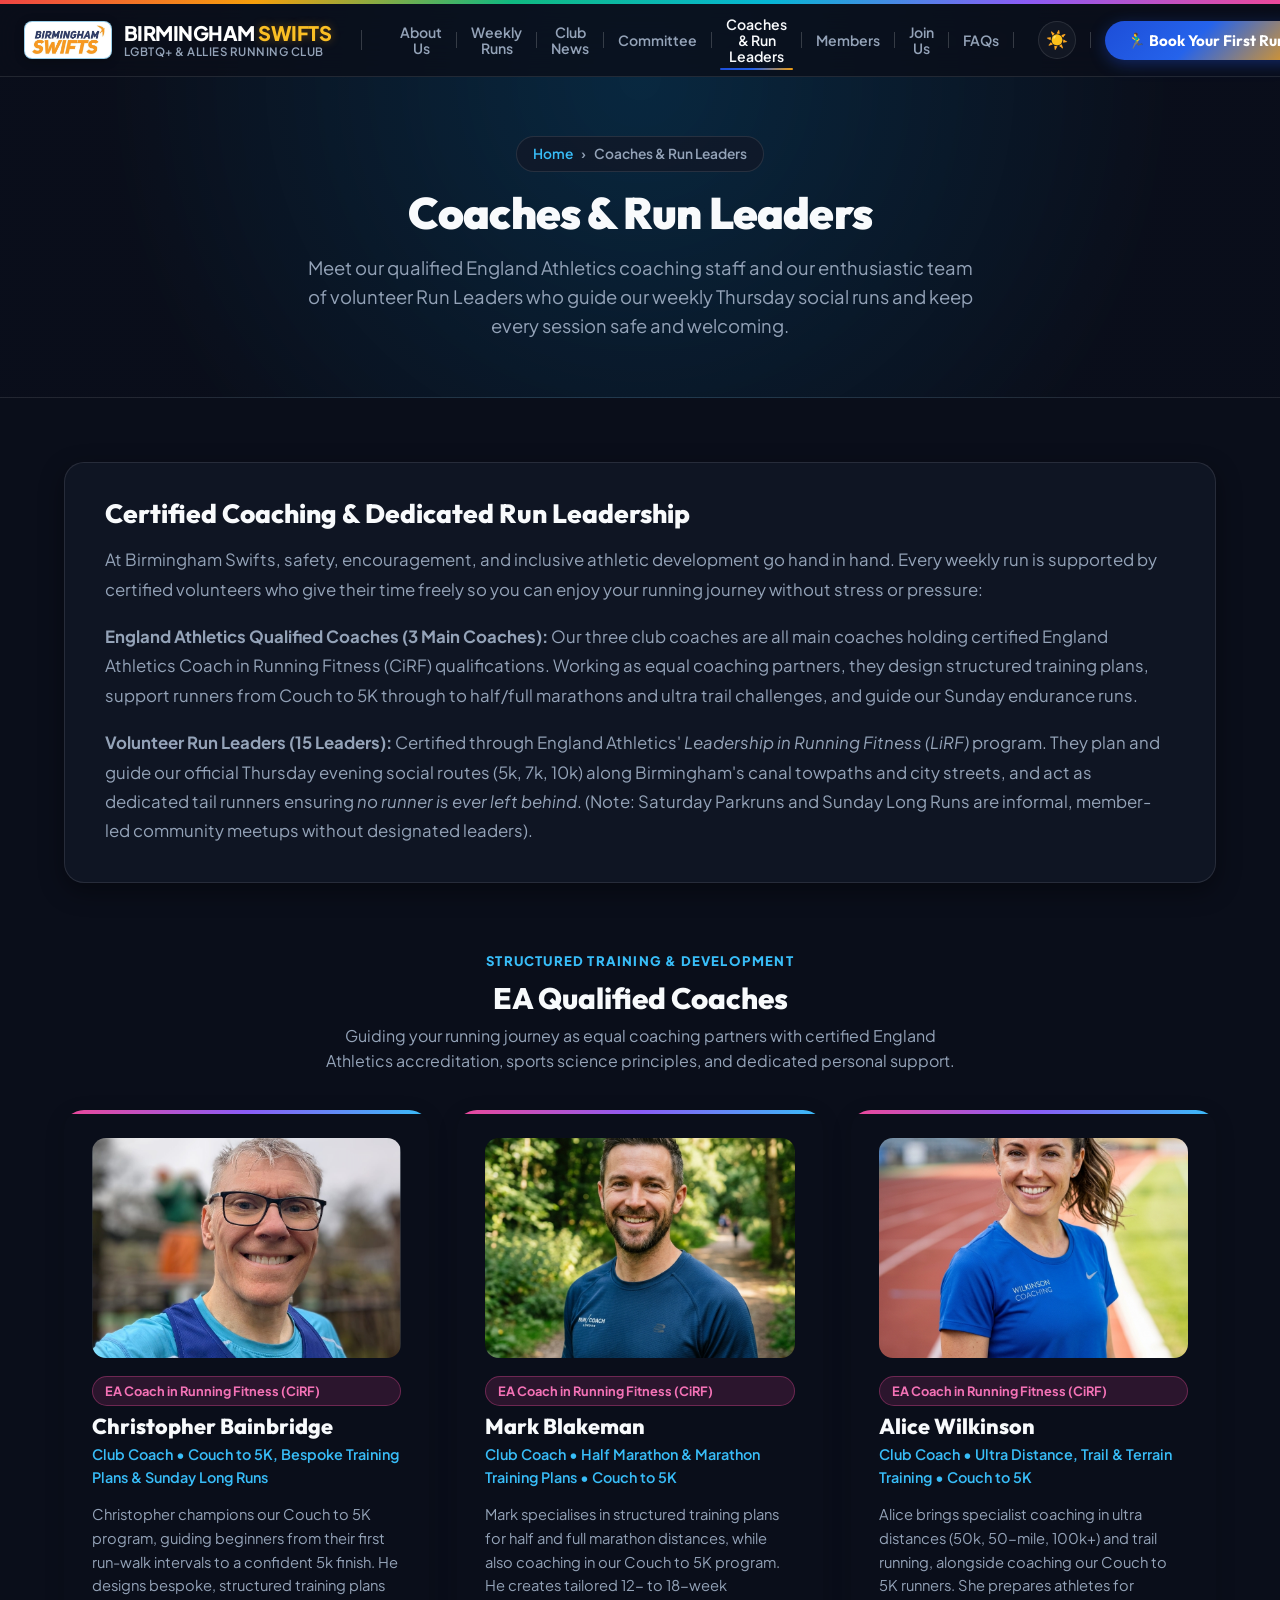
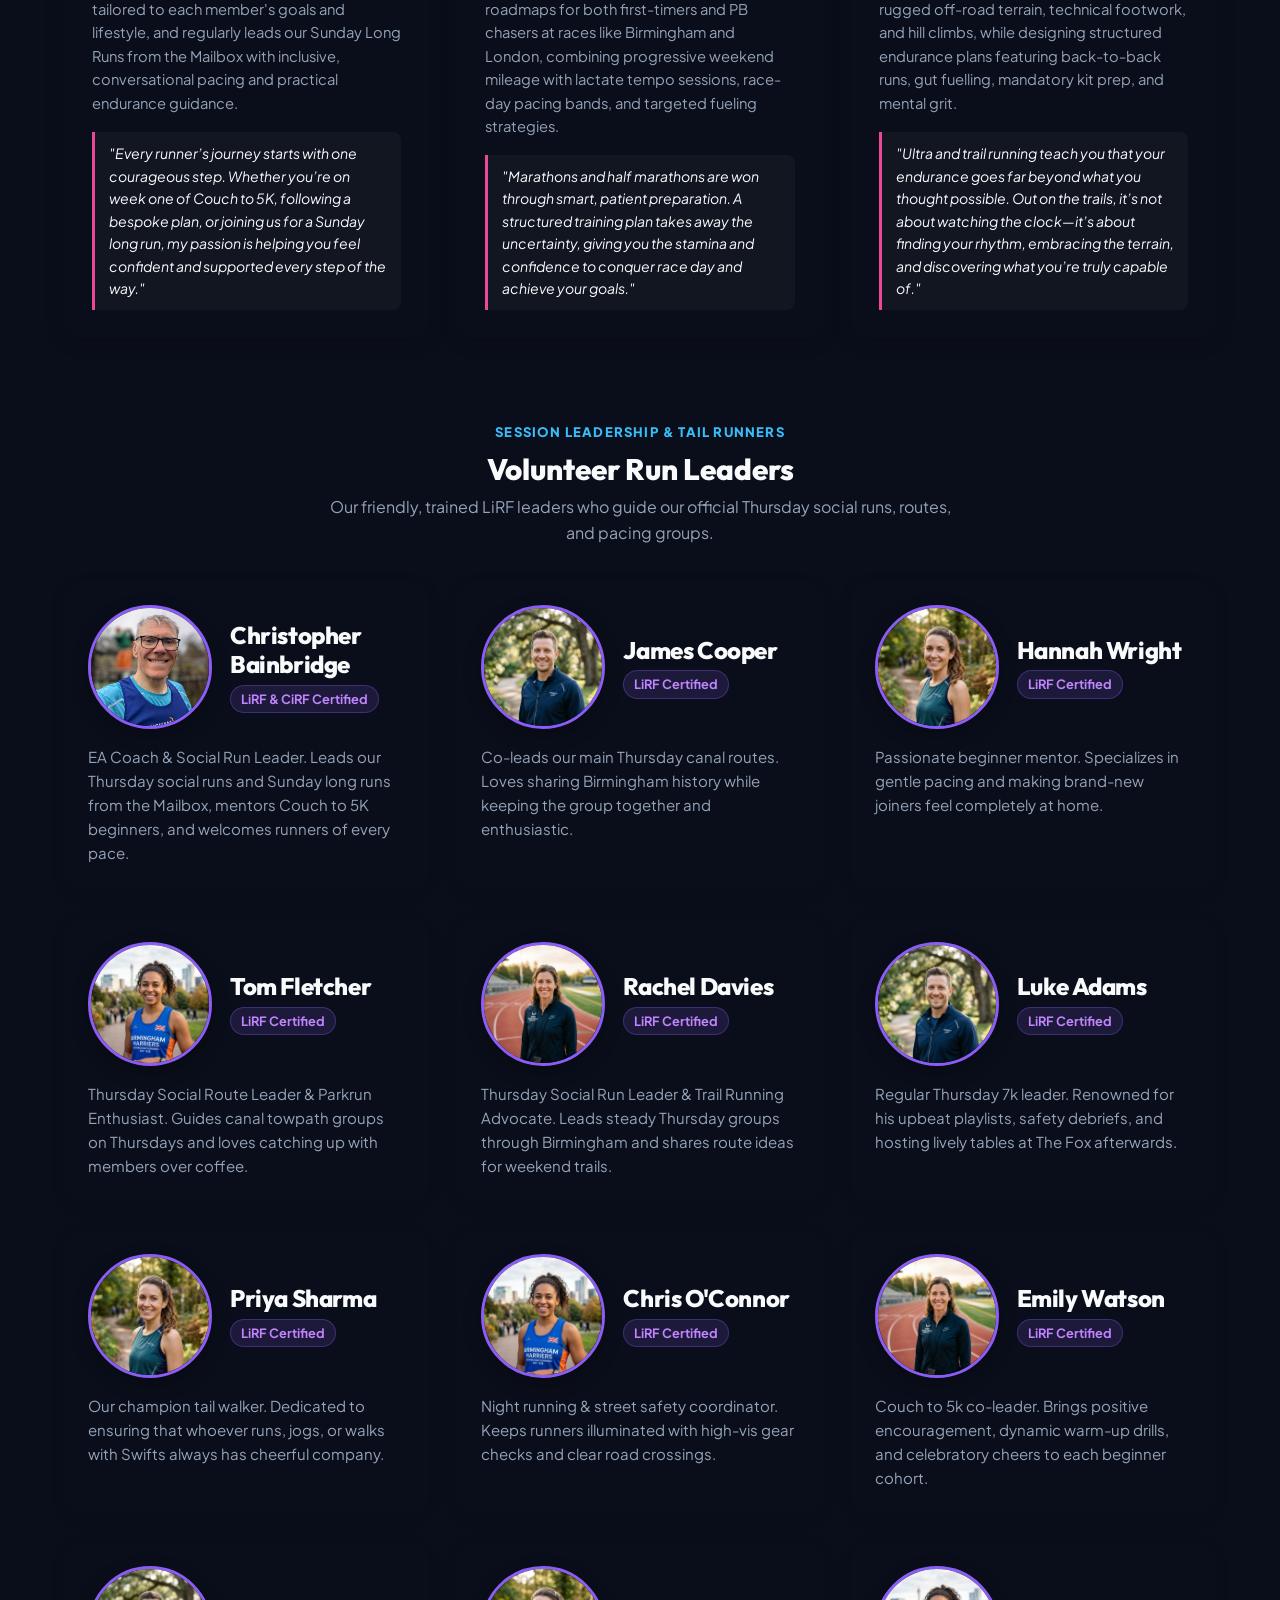
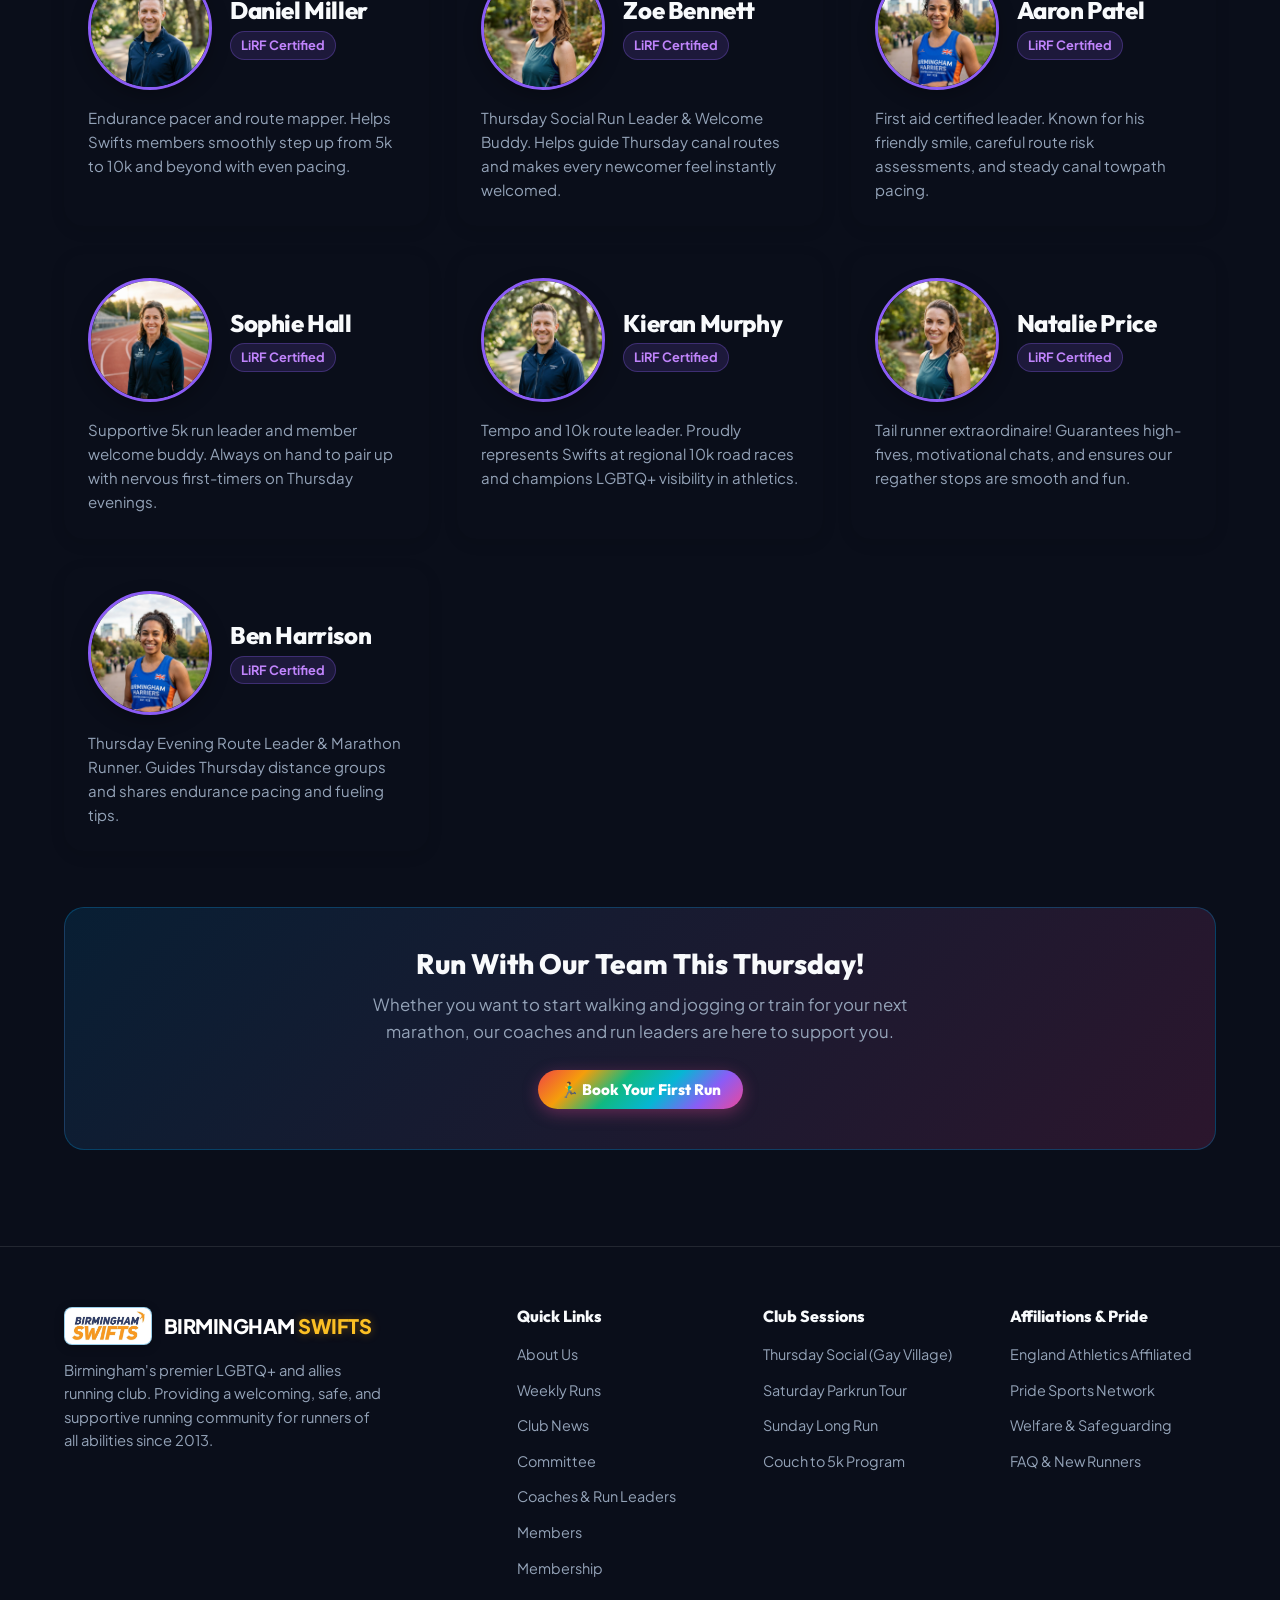
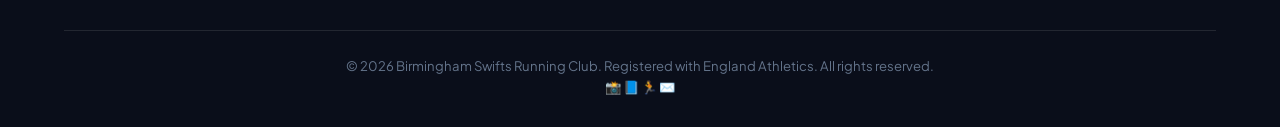
<file: coaches-leaders.html>
<!DOCTYPE html>
<html lang="en" data-theme="dark">
<head>
  <meta charset="UTF-8">
  <meta name="viewport" content="width=device-width, initial-scale=1.0">
  <title>Coaches &amp; Run Leaders — Birmingham Swifts Running Club</title>
  <meta name="description" content="Meet our 3 England Athletics qualified coaches (Christopher Bainbridge, Mark Blakeman, Alice Wilkinson) and our 15 volunteer Run Leaders who guide our Thursday evening social runs.">
  <meta name="keywords" content="Christopher Bainbridge, Mark Blakeman, Alice Wilkinson, Birmingham Swifts coaches, England Athletics coaches, LiRF run leaders Birmingham, LGBTQ running club">
  
  <!-- Open Graph Meta Tags -->
  <meta property="og:title" content="Coaches &amp; Run Leaders — Birmingham Swifts Running Club">
  <meta property="og:description" content="Meet our 3 England Athletics qualified coaches (Christopher Bainbridge, Mark Blakeman, Alice Wilkinson) and our 15 volunteer Run Leaders who guide our Thursday social runs.">
  <meta property="og:type" content="website">
  <meta property="og:image" content="assets/hero_running_crew.jpg">

  <!-- Favicon / Icon -->
  <link rel="icon" type="image/jpeg" href="assets/swifts_logo.jpg">

  <!-- Main Stylesheet -->
  <link rel="stylesheet" href="styles.css?v=3.5">
</head>
<body>

  <!-- Top Pride Strip -->
  <div class="pride-strip"></div>

  <!-- Live Announcement Alert Bar -->
  <aside class="live-alert-bar" id="live-announcement-bar" style="display: none;">
    <span class="live-alert-icon">📣</span>
    <span class="live-alert-text" id="live-announcement-text">
      Welcome to Birmingham Swifts! Join our Thursday flagship social run in the Gay Village.
    </span>
    <button class="live-alert-close" id="live-alert-close-btn" aria-label="Dismiss announcement">&times;</button>
  </aside>

  <!-- Main Navigation Bar -->
  <nav class="navbar" id="main-nav">
    <div class="container nav-container">
      <a href="index.html" class="nav-brand" id="brand-logo-link">
        <img src="assets/swifts_logo.jpg" alt="Birmingham Swifts Logo" class="nav-logo-img">
        <div class="nav-brand-text">
          <span class="nav-brand-title">BIRMINGHAM <span class="brand-swifts-gold">SWIFTS</span></span>
          <span class="nav-brand-subtitle">LGBTQ+ & Allies Running Club</span>
        </div>
      </a>
      <span class="nav-brand-divider" aria-hidden="true"></span>

      <ul class="nav-links" id="nav-menu">
        <li><a href="about.html" class="nav-link">About Us</a></li>
        <li><a href="runs.html" class="nav-link">Weekly Runs</a></li>
        <li><a href="news.html" class="nav-link">Club News</a></li>
        <li><a href="committee.html" class="nav-link">Committee</a></li>
        <li><a href="coaches-leaders.html" class="nav-link active">Coaches &amp; Run Leaders</a></li>
        <li><a href="members.html" class="nav-link">Members</a></li>
        <li><a href="join.html" class="nav-link">Join Us</a></li>
        <li><a href="index.html#faqs" class="nav-link">FAQs</a></li>
        <li class="mobile-only-action">
          <button class="btn btn-primary open-taster-btn mobile-menu-cta">🏃‍♂️ Book Your First Run</button>
        </li>
      </ul>

      <div class="nav-actions">
        <button class="theme-toggle-btn" id="theme-toggle" aria-label="Toggle Dark / Light Theme" title="Switch to Light Mode">
          ☀️
        </button>
        <span class="nav-action-divider" aria-hidden="true"></span>
        <button class="btn btn-primary" id="open-taster-modal-btn">
          🏃‍♂️ Book Your First Run
        </button>
        <button class="mobile-menu-btn" id="mobile-toggle-btn" aria-label="Open mobile menu">
          ☰
        </button>
      </div>
    </div>
  </nav>

  <!-- ==========================================================================
       SUBPAGE HERO
       ========================================================================== -->
  <header class="subpage-hero">
    <div class="container">
      <div class="subpage-breadcrumb">
        <a href="index.html">Home</a>
        <span>&rsaquo;</span>
        <span>Coaches &amp; Run Leaders</span>
      </div>
      <h1 class="subpage-hero-title">Coaches &amp; Run Leaders</h1>
      <p class="subpage-hero-desc">
        Meet our qualified England Athletics coaching staff and our enthusiastic team of volunteer Run Leaders who guide our weekly Thursday social runs and keep every session safe and welcoming.
      </p>
    </div>
  </header>

  <!-- ==========================================================================
       MAIN CONTENT
       ========================================================================== -->
  <main class="subpage-content">
    <div class="container">

      <!-- Team Overview Narrative Card -->
      <article class="about-narrative-card">
        <h3>Certified Coaching &amp; Dedicated Run Leadership</h3>
        <p>
          At Birmingham Swifts, safety, encouragement, and inclusive athletic development go hand in hand. Every weekly run is supported by certified volunteers who give their time freely so you can enjoy your running journey without stress or pressure:
        </p>
        <p>
          <strong>England Athletics Qualified Coaches (3 Main Coaches):</strong> Our three club coaches are all main coaches holding certified England Athletics Coach in Running Fitness (CiRF) qualifications. Working as equal coaching partners, they design structured training plans, support runners from Couch to 5K through to half/full marathons and ultra trail challenges, and guide our Sunday endurance runs.
        </p>
        <p style="margin-bottom: 0;">
          <strong>Volunteer Run Leaders (15 Leaders):</strong> Certified through England Athletics' <em>Leadership in Running Fitness (LiRF)</em> program. They plan and guide our official Thursday evening social routes (5k, 7k, 10k) along Birmingham's canal towpaths and city streets, and act as dedicated tail runners ensuring <em>no runner is ever left behind</em>. (Note: Saturday Parkruns and Sunday Long Runs are informal, member-led community meetups without designated leaders).
        </p>
      </article>

      <!-- ====================================================================
           SECTION 1: THE 3 EA QUALIFIED COACHES
           ==================================================================== -->
      <div class="team-section-divider">
        <span class="section-tag">STRUCTURED TRAINING &amp; DEVELOPMENT</span>
        <h2 class="team-section-title">EA Qualified Coaches</h2>
        <p class="team-section-desc">
          Guiding your running journey as equal coaching partners with certified England Athletics accreditation, sports science principles, and dedicated personal support.
        </p>
      </div>

      <div class="coaches-grid" id="coaches-grid">

        <!-- Coach 1 - Christopher Bainbridge -->
        <article class="coach-card">
          <div class="coach-img-wrap">
            <img src="assets/portrait_coach_christopher.jpg?v=3" alt="Coach Christopher Bainbridge" class="coach-img" style="object-position: center 20%;">
          </div>
          <span class="coach-badge">EA Coach in Running Fitness (CiRF)</span>
          <h3 class="coach-name">Christopher Bainbridge</h3>
          <div class="coach-specialty">Club Coach • Couch to 5K, Bespoke Training Plans &amp; Sunday Long Runs</div>
          <p class="coach-desc">
            Christopher champions our Couch to 5K program, guiding beginners from their first run-walk intervals to a confident 5k finish. He designs bespoke, structured training plans tailored to each member's goals and lifestyle, and regularly leads our Sunday Long Runs from the Mailbox with inclusive, conversational pacing and practical endurance guidance.
          </p>
          <div class="coach-quote">
            "Every runner’s journey starts with one courageous step. Whether you’re on week one of Couch to 5K, following a bespoke plan, or joining us for a Sunday long run, my passion is helping you feel confident and supported every step of the way."
          </div>
        </article>

        <!-- Coach 2 - Mark Blakeman -->
        <article class="coach-card">
          <div class="coach-img-wrap">
            <img src="assets/portrait_coach_mark.jpg" alt="Coach Mark Blakeman" class="coach-img">
          </div>
          <span class="coach-badge">EA Coach in Running Fitness (CiRF)</span>
          <h3 class="coach-name">Mark Blakeman</h3>
          <div class="coach-specialty">Club Coach • Half Marathon &amp; Marathon Training Plans • Couch to 5K</div>
          <p class="coach-desc">
            Mark specialises in structured training plans for half and full marathon distances, while also coaching in our Couch to 5K program. He creates tailored 12- to 18-week roadmaps for both first-timers and PB chasers at races like Birmingham and London, combining progressive weekend mileage with lactate tempo sessions, race-day pacing bands, and targeted fueling strategies.
          </p>
          <div class="coach-quote">
            "Marathons and half marathons are won through smart, patient preparation. A structured training plan takes away the uncertainty, giving you the stamina and confidence to conquer race day and achieve your goals."
          </div>
        </article>

        <!-- Coach 3 - Alice Wilkinson -->
        <article class="coach-card">
          <div class="coach-img-wrap">
            <img src="assets/portrait_coach_alice.jpg" alt="Coach Alice Wilkinson" class="coach-img">
          </div>
          <span class="coach-badge">EA Coach in Running Fitness (CiRF)</span>
          <h3 class="coach-name">Alice Wilkinson</h3>
          <div class="coach-specialty">Club Coach • Ultra Distance, Trail &amp; Terrain Training • Couch to 5K</div>
          <p class="coach-desc">
            Alice brings specialist coaching in ultra distances (50k, 50-mile, 100k+) and trail running, alongside coaching our Couch to 5K runners. She prepares athletes for rugged off-road terrain, technical footwork, and hill climbs, while designing structured endurance plans featuring back-to-back runs, gut fuelling, mandatory kit prep, and mental grit.
          </p>
          <div class="coach-quote">
            "Ultra and trail running teach you that your endurance goes far beyond what you thought possible. Out on the trails, it’s not about watching the clock—it’s about finding your rhythm, embracing the terrain, and discovering what you’re truly capable of."
          </div>
        </article>

      </div>

      <!-- ====================================================================
           SECTION 2: ALL 15 RUN LEADERS
           ==================================================================== -->
      <div class="team-section-divider" style="margin-top: 80px;">
        <span class="section-tag">SESSION LEADERSHIP &amp; TAIL RUNNERS</span>
        <h2 class="team-section-title">Volunteer Run Leaders</h2>
        <p class="team-section-desc">
          Our friendly, trained LiRF leaders who guide our official Thursday social runs, routes, and pacing groups.
        </p>
      </div>

      <div class="leaders-grid" id="leaders-grid">

        <!-- Leader 1 - Christopher Bainbridge -->
        <article class="leader-card">
          <div class="leader-header">
            <div class="leader-avatar-wrap">
              <img src="assets/portrait_coach_christopher.jpg?v=3" alt="Christopher Bainbridge" class="leader-avatar-img" style="object-position: center 20%;">
            </div>
            <div>
              <h3 class="leader-name">Christopher Bainbridge</h3>
              <span class="leader-badge">LiRF &amp; CiRF Certified</span>
            </div>
          </div>
          <p class="leader-bio">
            EA Coach &amp; Social Run Leader. Leads our Thursday social runs and Sunday long runs from the Mailbox, mentors Couch to 5K beginners, and welcomes runners of every pace.
          </p>
        </article>

        <!-- Leader 2 -->
        <article class="leader-card">
          <div class="leader-header">
            <div class="leader-avatar-wrap">
              <img src="assets/portrait_chair.jpg" alt="James Cooper" class="leader-avatar-img">
            </div>
            <div>
              <h3 class="leader-name">James Cooper</h3>
              <span class="leader-badge">LiRF Certified</span>
            </div>
          </div>
          <p class="leader-bio">
            Co-leads our main Thursday canal routes. Loves sharing Birmingham history while keeping the group together and enthusiastic.
          </p>
        </article>

        <!-- Leader 2 -->
        <article class="leader-card">
          <div class="leader-header">
            <div class="leader-avatar-wrap">
              <img src="assets/portrait_secretary.jpg" alt="Hannah Wright" class="leader-avatar-img">
            </div>
            <div>
              <h3 class="leader-name">Hannah Wright</h3>
              <span class="leader-badge">LiRF Certified</span>
            </div>
          </div>
          <p class="leader-bio">
            Passionate beginner mentor. Specializes in gentle pacing and making brand-new joiners feel completely at home.
          </p>
        </article>

        <!-- Leader 3 -->
        <article class="leader-card">
          <div class="leader-header">
            <div class="leader-avatar-wrap">
              <img src="assets/portrait_leader.jpg" alt="Tom Fletcher" class="leader-avatar-img">
            </div>
            <div>
              <h3 class="leader-name">Tom Fletcher</h3>
              <span class="leader-badge">LiRF Certified</span>
            </div>
          </div>
          <p class="leader-bio">
            Thursday Social Route Leader &amp; Parkrun Enthusiast. Guides canal towpath groups on Thursdays and loves catching up with members over coffee.
          </p>
        </article>

        <!-- Leader 4 -->
        <article class="leader-card">
          <div class="leader-header">
            <div class="leader-avatar-wrap">
              <img src="assets/portrait_coach.jpg" alt="Rachel Davies" class="leader-avatar-img">
            </div>
            <div>
              <h3 class="leader-name">Rachel Davies</h3>
              <span class="leader-badge">LiRF Certified</span>
            </div>
          </div>
          <p class="leader-bio">
            Thursday Social Run Leader &amp; Trail Running Advocate. Leads steady Thursday groups through Birmingham and shares route ideas for weekend trails.
          </p>
        </article>

        <!-- Leader 5 -->
        <article class="leader-card">
          <div class="leader-header">
            <div class="leader-avatar-wrap">
              <img src="assets/portrait_chair.jpg" alt="Luke Adams" class="leader-avatar-img">
            </div>
            <div>
              <h3 class="leader-name">Luke Adams</h3>
              <span class="leader-badge">LiRF Certified</span>
            </div>
          </div>
          <p class="leader-bio">
            Regular Thursday 7k leader. Renowned for his upbeat playlists, safety debriefs, and hosting lively tables at The Fox afterwards.
          </p>
        </article>

        <!-- Leader 6 -->
        <article class="leader-card">
          <div class="leader-header">
            <div class="leader-avatar-wrap">
              <img src="assets/portrait_secretary.jpg" alt="Priya Sharma" class="leader-avatar-img">
            </div>
            <div>
              <h3 class="leader-name">Priya Sharma</h3>
              <span class="leader-badge">LiRF Certified</span>
            </div>
          </div>
          <p class="leader-bio">
            Our champion tail walker. Dedicated to ensuring that whoever runs, jogs, or walks with Swifts always has cheerful company.
          </p>
        </article>

        <!-- Leader 7 -->
        <article class="leader-card">
          <div class="leader-header">
            <div class="leader-avatar-wrap">
              <img src="assets/portrait_leader.jpg" alt="Chris O'Connor" class="leader-avatar-img">
            </div>
            <div>
              <h3 class="leader-name">Chris O'Connor</h3>
              <span class="leader-badge">LiRF Certified</span>
            </div>
          </div>
          <p class="leader-bio">
            Night running &amp; street safety coordinator. Keeps runners illuminated with high-vis gear checks and clear road crossings.
          </p>
        </article>

        <!-- Leader 8 -->
        <article class="leader-card">
          <div class="leader-header">
            <div class="leader-avatar-wrap">
              <img src="assets/portrait_coach.jpg" alt="Emily Watson" class="leader-avatar-img">
            </div>
            <div>
              <h3 class="leader-name">Emily Watson</h3>
              <span class="leader-badge">LiRF Certified</span>
            </div>
          </div>
          <p class="leader-bio">
            Couch to 5k co-leader. Brings positive encouragement, dynamic warm-up drills, and celebratory cheers to each beginner cohort.
          </p>
        </article>

        <!-- Leader 9 -->
        <article class="leader-card">
          <div class="leader-header">
            <div class="leader-avatar-wrap">
              <img src="assets/portrait_chair.jpg" alt="Daniel Miller" class="leader-avatar-img">
            </div>
            <div>
              <h3 class="leader-name">Daniel Miller</h3>
              <span class="leader-badge">LiRF Certified</span>
            </div>
          </div>
          <p class="leader-bio">
            Endurance pacer and route mapper. Helps Swifts members smoothly step up from 5k to 10k and beyond with even pacing.
          </p>
        </article>

        <!-- Leader 10 -->
        <article class="leader-card">
          <div class="leader-header">
            <div class="leader-avatar-wrap">
              <img src="assets/portrait_secretary.jpg" alt="Zoe Bennett" class="leader-avatar-img">
            </div>
            <div>
              <h3 class="leader-name">Zoe Bennett</h3>
              <span class="leader-badge">LiRF Certified</span>
            </div>
          </div>
          <p class="leader-bio">
            Thursday Social Run Leader &amp; Welcome Buddy. Helps guide Thursday canal routes and makes every newcomer feel instantly welcomed.
          </p>
        </article>

        <!-- Leader 11 -->
        <article class="leader-card">
          <div class="leader-header">
            <div class="leader-avatar-wrap">
              <img src="assets/portrait_leader.jpg" alt="Aaron Patel" class="leader-avatar-img">
            </div>
            <div>
              <h3 class="leader-name">Aaron Patel</h3>
              <span class="leader-badge">LiRF Certified</span>
            </div>
          </div>
          <p class="leader-bio">
            First aid certified leader. Known for his friendly smile, careful route risk assessments, and steady canal towpath pacing.
          </p>
        </article>

        <!-- Leader 12 -->
        <article class="leader-card">
          <div class="leader-header">
            <div class="leader-avatar-wrap">
              <img src="assets/portrait_coach.jpg" alt="Sophie Hall" class="leader-avatar-img">
            </div>
            <div>
              <h3 class="leader-name">Sophie Hall</h3>
              <span class="leader-badge">LiRF Certified</span>
            </div>
          </div>
          <p class="leader-bio">
            Supportive 5k run leader and member welcome buddy. Always on hand to pair up with nervous first-timers on Thursday evenings.
          </p>
        </article>

        <!-- Leader 13 -->
        <article class="leader-card">
          <div class="leader-header">
            <div class="leader-avatar-wrap">
              <img src="assets/portrait_chair.jpg" alt="Kieran Murphy" class="leader-avatar-img">
            </div>
            <div>
              <h3 class="leader-name">Kieran Murphy</h3>
              <span class="leader-badge">LiRF Certified</span>
            </div>
          </div>
          <p class="leader-bio">
            Tempo and 10k route leader. Proudly represents Swifts at regional 10k road races and champions LGBTQ+ visibility in athletics.
          </p>
        </article>

        <!-- Leader 14 -->
        <article class="leader-card">
          <div class="leader-header">
            <div class="leader-avatar-wrap">
              <img src="assets/portrait_secretary.jpg" alt="Natalie Price" class="leader-avatar-img">
            </div>
            <div>
              <h3 class="leader-name">Natalie Price</h3>
              <span class="leader-badge">LiRF Certified</span>
            </div>
          </div>
          <p class="leader-bio">
            Tail runner extraordinaire! Guarantees high-fives, motivational chats, and ensures our regather stops are smooth and fun.
          </p>
        </article>

        <!-- Leader 15 -->
        <article class="leader-card">
          <div class="leader-header">
            <div class="leader-avatar-wrap">
              <img src="assets/portrait_leader.jpg" alt="Ben Harrison" class="leader-avatar-img">
            </div>
            <div>
              <h3 class="leader-name">Ben Harrison</h3>
              <span class="leader-badge">LiRF Certified</span>
            </div>
          </div>
          <p class="leader-bio">
            Thursday Evening Route Leader &amp; Marathon Runner. Guides Thursday distance groups and shares endurance pacing and fueling tips.
          </p>
        </article>

      </div>

      <!-- Subpage Call to Action -->
      <div class="subpage-cta-box" style="margin-top: 56px;">
        <h3>Run With Our Team This Thursday!</h3>
        <p>
          Whether you want to start walking and jogging or train for your next marathon, our coaches and run leaders are here to support you.
        </p>
        <button class="btn btn-rainbow open-taster-btn">
          🏃‍♂️ Book Your First Run
        </button>
      </div>

    </div>
  </main>

  <!-- ==========================================================================
       MODAL DIALOG: BOOK FIRST RUN
       ========================================================================== -->
  <div class="modal-overlay" id="taster-modal">
    <div class="modal-card">
      <button class="modal-close-btn" id="modal-close-btn" aria-label="Close modal">&times;</button>
      <h3 style="font-size: 1.4rem; margin-bottom: 6px;">🏃‍♂️ Book Your First Run</h3>
      <p style="color: var(--text-secondary); font-size: 0.9rem; margin-bottom: 20px;">
        Join us for a friendly, no-pressure run with Birmingham Swifts. We'll introduce you to your group leader!
      </p>

      <form id="taster-form">
        <div class="form-group">
          <label class="form-label" for="taster-name">Full Name</label>
          <input type="text" id="taster-name" class="form-input" placeholder="e.g. Alex Morgan" required>
        </div>

        <div class="form-group">
          <label class="form-label" for="taster-email">Email Address</label>
          <input type="email" id="taster-email" class="form-input" placeholder="alex@example.com" required>
        </div>

        <div class="form-group">
          <label class="form-label" for="taster-session">Select Session</label>
          <select id="taster-session" class="form-select">
            <option value="thursday">Thursday Social Run (The Fox, Gay Village, 6:30 PM)</option>
          </select>
        </div>

        <div class="form-group">
          <label class="form-label" for="taster-pace">Running Experience</label>
          <select id="taster-pace" class="form-select">
            <option value="beginner">Beginner (Couch to 5k)</option>
            <option value="casual">Casual / Social Runner</option>
            <option value="intermediate">Regular 5k–10k Runner</option>
            <option value="experienced">Long Distance / Experienced Runner</option>
          </select>
        </div>

        <button type="submit" class="btn btn-rainbow" style="width: 100%; margin-top: 8px;">
          Confirm Booking ✨
        </button>
      </form>
    </div>
  </div>

  <!-- ==========================================================================
       FOOTER
       ========================================================================== -->
  <footer class="footer">
    <div class="container">
      <div class="footer-grid">
        <div>
          <div class="nav-brand">
            <img src="assets/swifts_logo.jpg" alt="Birmingham Swifts Logo" class="nav-logo-img">
            <span class="nav-brand-title">BIRMINGHAM <span class="brand-swifts-gold">SWIFTS</span></span>
          </div>
          <p class="footer-desc">
            Birmingham's premier LGBTQ+ and allies running club. Providing a welcoming, safe, and supportive running community for runners of all abilities since 2013.
          </p>
        </div>

        <div>
          <h4 class="footer-col-title">Quick Links</h4>
          <ul class="footer-links-list">
            <li><a href="about.html">About Us</a></li>
            <li><a href="runs.html">Weekly Runs</a></li>
            <li><a href="news.html">Club News</a></li>
            <li><a href="committee.html">Committee</a></li>
            <li><a href="coaches-leaders.html">Coaches &amp; Run Leaders</a></li>
            <li><a href="members.html">Members</a></li>
            <li><a href="join.html">Membership</a></li>
          </ul>
        </div>

        <div>
          <h4 class="footer-col-title">Club Sessions</h4>
          <ul class="footer-links-list">
            <li><a href="runs.html#thursday">Thursday Social (Gay Village)</a></li>
            <li><a href="runs.html#saturday">Saturday Parkrun Tour</a></li>
            <li><a href="runs.html#sunday">Sunday Long Run</a></li>
            <li><a href="news.html#c25k">Couch to 5k Program</a></li>
          </ul>
        </div>

        <div>
          <h4 class="footer-col-title">Affiliations &amp; Pride</h4>
          <ul class="footer-links-list">
            <li><a href="join.html">England Athletics Affiliated</a></li>
            <li><a href="about.html">Pride Sports Network</a></li>
            <li><a href="about.html">Welfare &amp; Safeguarding</a></li>
            <li><a href="index.html#faqs">FAQ &amp; New Runners</a></li>
          </ul>
        </div>
      </div>

      <div class="footer-bottom">
        <p>&copy; 2026 Birmingham Swifts Running Club. Registered with England Athletics. All rights reserved.</p>
        <div class="footer-social-icons">
          <a href="#" aria-label="Instagram">📸</a>
          <a href="#" aria-label="Facebook">📘</a>
          <a href="#" aria-label="Strava">🏃</a>
          <a href="#" aria-label="Email">✉️</a>
        </div>
      </div>
    </div>
  </footer>

  <!-- Toast Notification Container -->
  <div class="toast-notification" id="toast"></div>

  <!-- Main JavaScript -->
  <script src="script.js?v=4.0"></script>
</body>
</html>
</file>
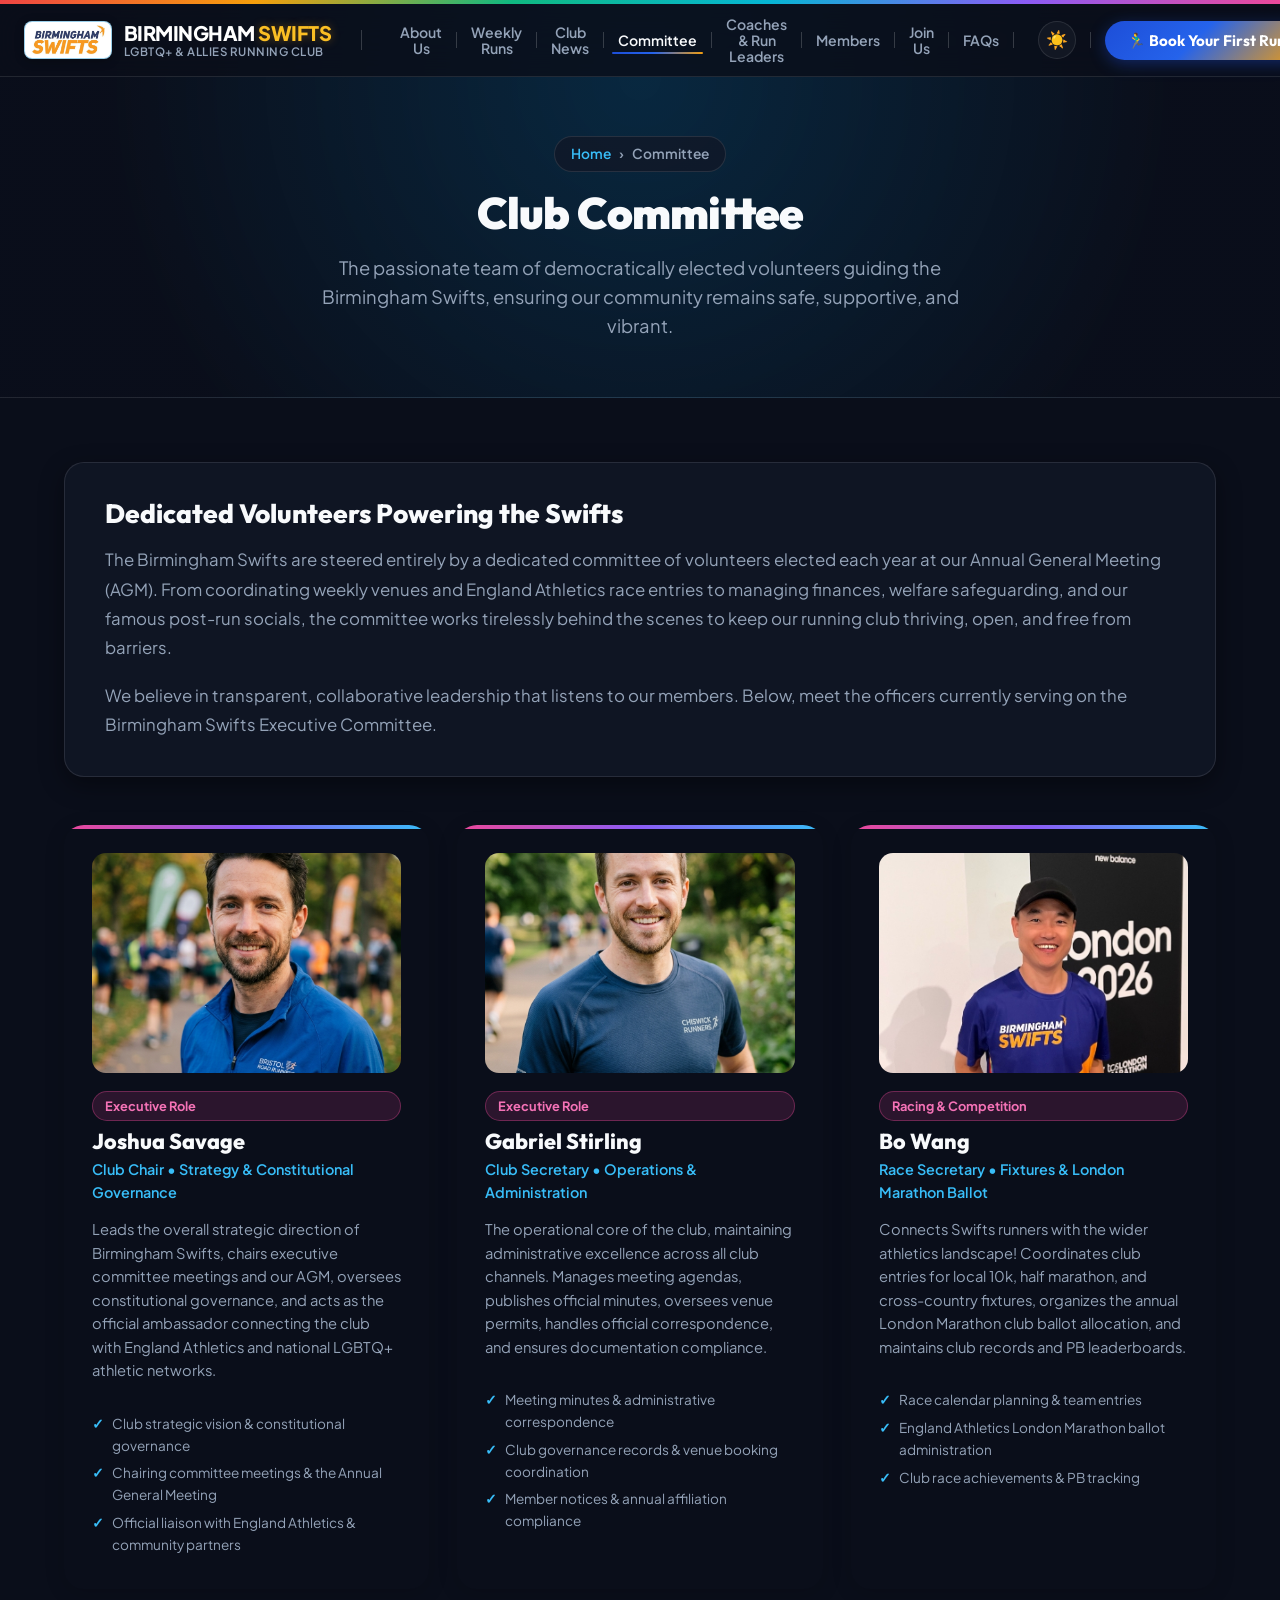
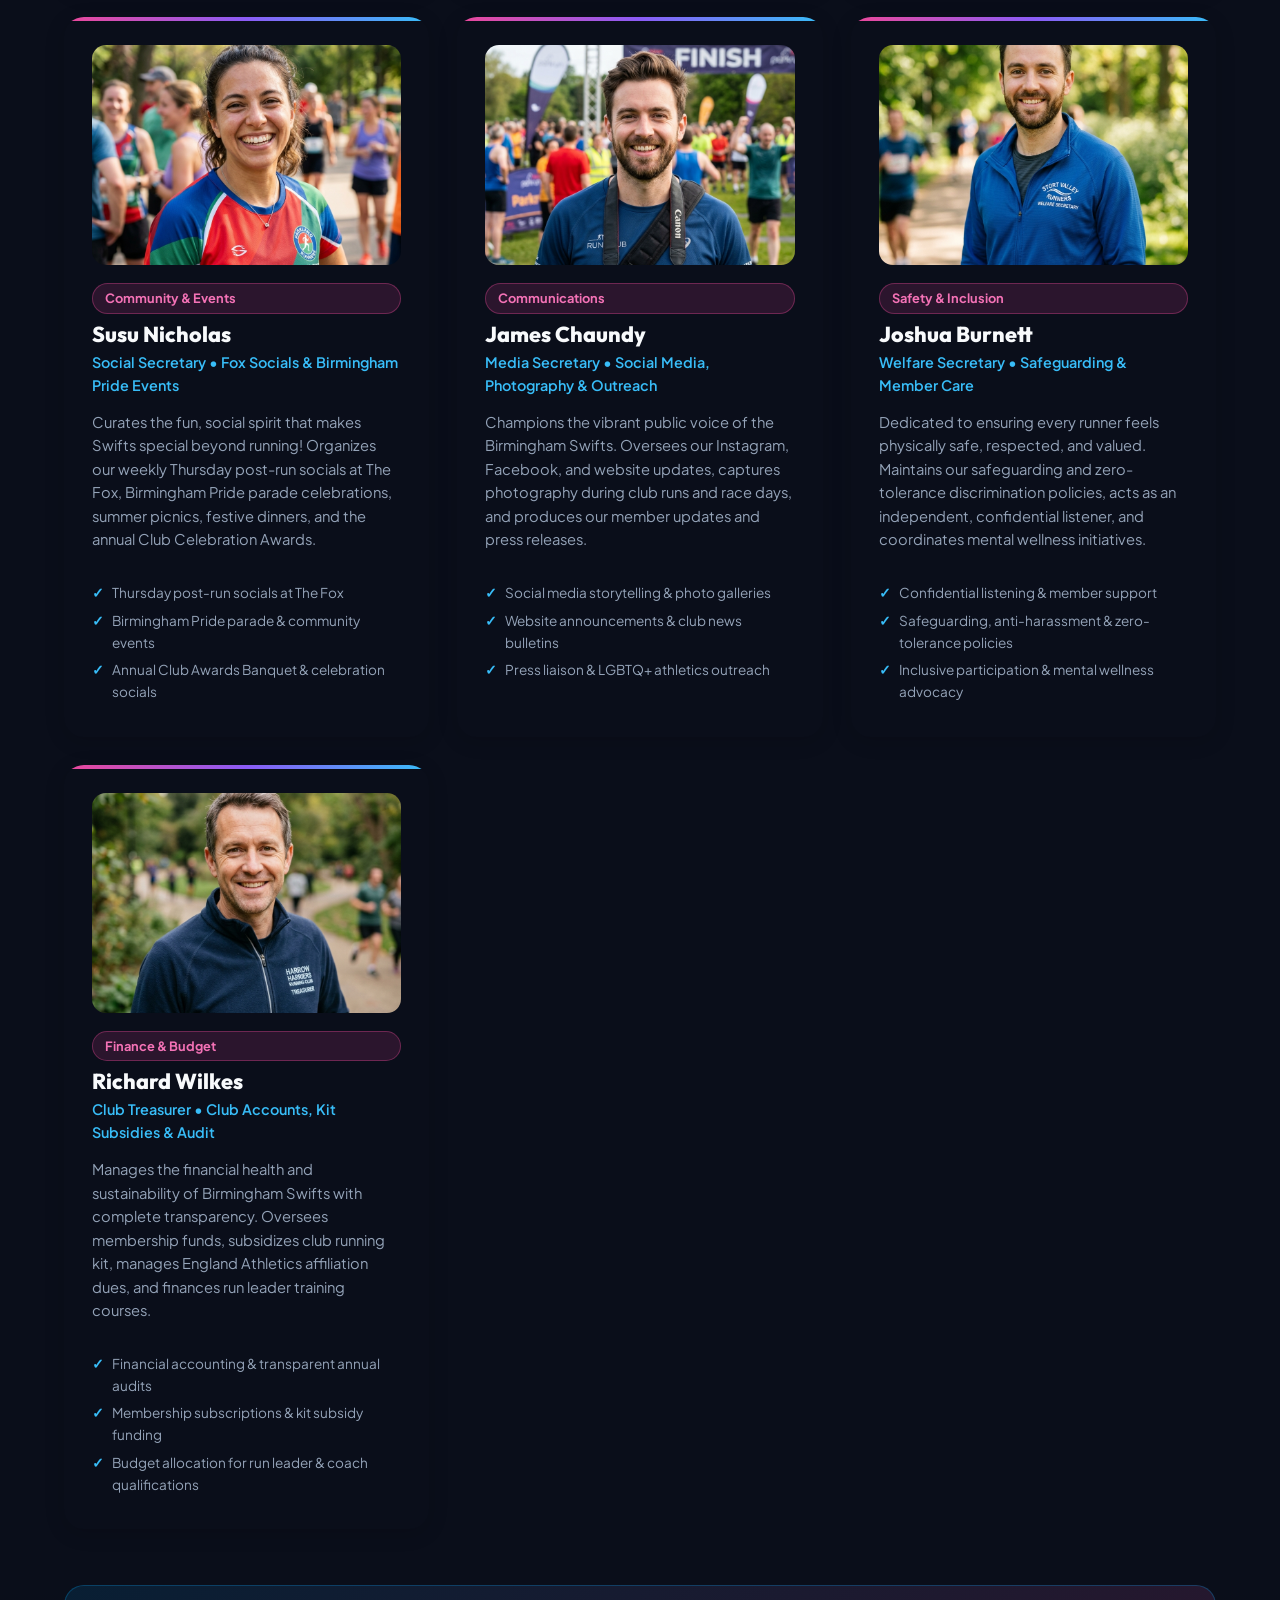
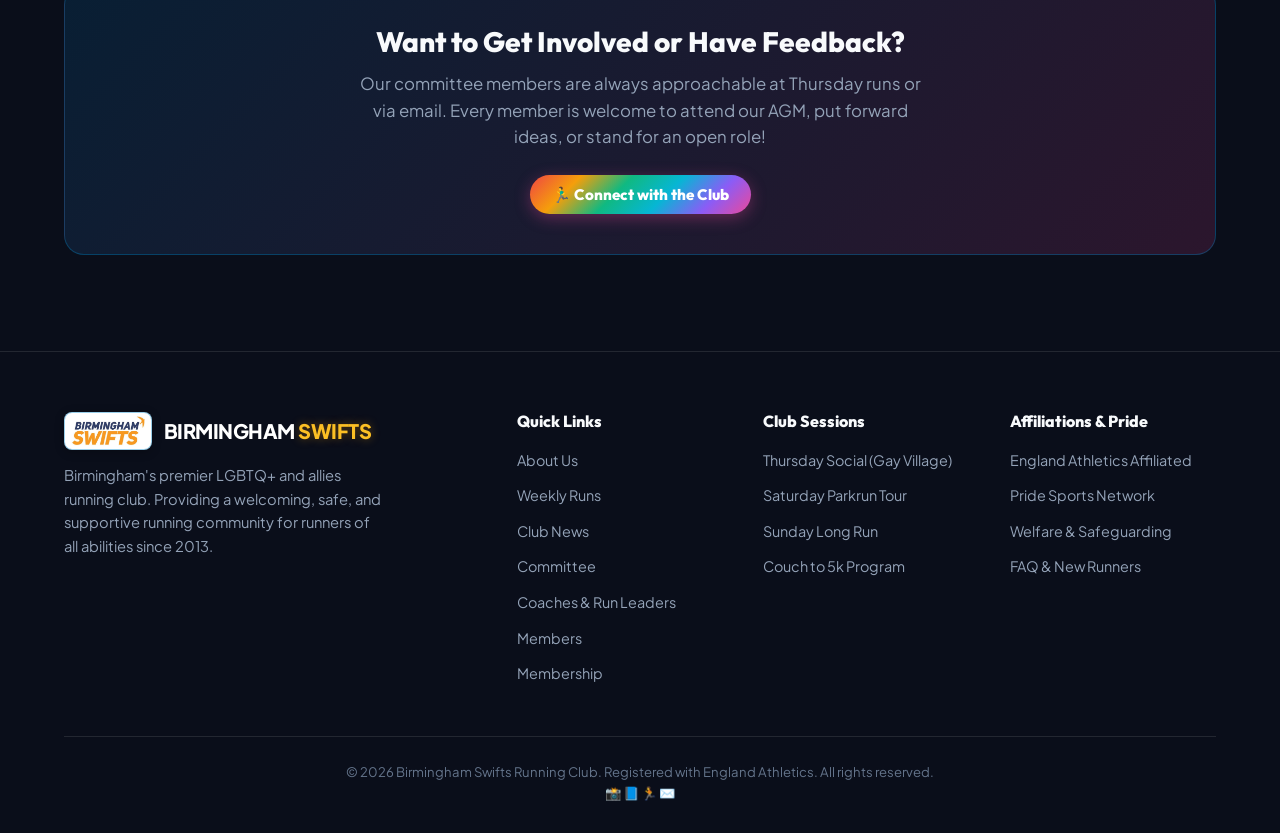
<file: committee.html>
<!DOCTYPE html>
<html lang="en" data-theme="dark">
<head>
  <meta charset="UTF-8">
  <meta name="viewport" content="width=device-width, initial-scale=1.0">
  <title>Club Committee — Birmingham Swifts Running Club</title>
  <meta name="description" content="Meet the passionate volunteer committee steering Birmingham Swifts Running Club: Joshua Savage (Chair), Gabriel Stirling (Secretary), Bo Wang (Race Secretary), Susu Nicholas (Social Secretary), James Chaundy (Media Secretary), Joshua Burnett (Welfare Secretary), and Richard Wilkes (Treasurer).">
  <meta name="keywords" content="Birmingham Swifts committee, running club governance, Joshua Savage, Gabriel Stirling, Bo Wang, Susu Nicholas, James Chaundy, Joshua Burnett, Richard Wilkes, LGBTQ running club Birmingham">
  
  <!-- Open Graph Meta Tags -->
  <meta property="og:title" content="Club Committee — Birmingham Swifts Running Club">
  <meta property="og:description" content="Meet the dedicated volunteer committee steering Birmingham Swifts: Joshua Savage (Chair), Gabriel Stirling (Secretary), Bo Wang (Race Secretary), Susu Nicholas (Social Secretary), James Chaundy (Media Secretary), Joshua Burnett (Welfare Secretary), and Richard Wilkes (Treasurer).">
  <meta property="og:type" content="website">
  <meta property="og:image" content="assets/hero_running_crew.jpg">

  <!-- Favicon / Icon -->
  <link rel="icon" type="image/jpeg" href="assets/swifts_logo.jpg">

  <!-- Main Stylesheet -->
  <link rel="stylesheet" href="styles.css?v=3.5">
</head>
<body>

  <!-- Top Pride Strip -->
  <div class="pride-strip"></div>

  <!-- Live Announcement Alert Bar -->
  <aside class="live-alert-bar" id="live-announcement-bar" style="display: none;">
    <span class="live-alert-icon">📣</span>
    <span class="live-alert-text" id="live-announcement-text">
      Welcome to Birmingham Swifts! Join our Thursday flagship social run in the Gay Village.
    </span>
    <button class="live-alert-close" id="live-alert-close-btn" aria-label="Dismiss announcement">&times;</button>
  </aside>

  <!-- Main Navigation Bar -->
  <nav class="navbar" id="main-nav">
    <div class="container nav-container">
      <a href="index.html" class="nav-brand" id="brand-logo-link">
        <img src="assets/swifts_logo.jpg" alt="Birmingham Swifts Logo" class="nav-logo-img">
        <div class="nav-brand-text">
          <span class="nav-brand-title">BIRMINGHAM <span class="brand-swifts-gold">SWIFTS</span></span>
          <span class="nav-brand-subtitle">LGBTQ+ & Allies Running Club</span>
        </div>
      </a>
      <span class="nav-brand-divider" aria-hidden="true"></span>

      <ul class="nav-links" id="nav-menu">
        <li><a href="about.html" class="nav-link">About Us</a></li>
        <li><a href="runs.html" class="nav-link">Weekly Runs</a></li>
        <li><a href="news.html" class="nav-link">Club News</a></li>
        <li><a href="committee.html" class="nav-link active">Committee</a></li>
        <li><a href="coaches-leaders.html" class="nav-link">Coaches &amp; Run Leaders</a></li>
        <li><a href="members.html" class="nav-link">Members</a></li>
        <li><a href="join.html" class="nav-link">Join Us</a></li>
        <li><a href="index.html#faqs" class="nav-link">FAQs</a></li>
        <li class="mobile-only-action">
          <button class="btn btn-primary open-taster-btn mobile-menu-cta">🏃‍♂️ Book Your First Run</button>
        </li>
      </ul>

      <div class="nav-actions">
        <button class="theme-toggle-btn" id="theme-toggle" aria-label="Toggle Dark / Light Theme" title="Switch to Light Mode">
          ☀️
        </button>
        <span class="nav-action-divider" aria-hidden="true"></span>
        <button class="btn btn-primary" id="open-taster-modal-btn">
          🏃‍♂️ Book Your First Run
        </button>
        <button class="mobile-menu-btn" id="mobile-toggle-btn" aria-label="Open mobile menu">
          ☰
        </button>
      </div>
    </div>
  </nav>

  <!-- ==========================================================================
       SUBPAGE HERO
       ========================================================================== -->
  <header class="subpage-hero">
    <div class="container">
      <div class="subpage-breadcrumb">
        <a href="index.html">Home</a>
        <span>&rsaquo;</span>
        <span>Committee</span>
      </div>
      <h1 class="subpage-hero-title">Club Committee</h1>
      <p class="subpage-hero-desc">
        The passionate team of democratically elected volunteers guiding the Birmingham Swifts, ensuring our community remains safe, supportive, and vibrant.
      </p>
    </div>
  </header>

  <!-- ==========================================================================
       MAIN CONTENT: COMMITTEE MEMBERS
       ========================================================================== -->
  <main class="subpage-content">
    <div class="container">

      <!-- Committee Overview Narrative Card -->
      <article class="about-narrative-card">
        <h3>Dedicated Volunteers Powering the Swifts</h3>
        <p>
          The Birmingham Swifts are steered entirely by a dedicated committee of volunteers elected each year at our Annual General Meeting (AGM). From coordinating weekly venues and England Athletics race entries to managing finances, welfare safeguarding, and our famous post-run socials, the committee works tirelessly behind the scenes to keep our running club thriving, open, and free from barriers.
        </p>
        <p style="margin-bottom: 0;">
          We believe in transparent, collaborative leadership that listens to our members. Below, meet the officers currently serving on the Birmingham Swifts Executive Committee.
        </p>
      </article>

      <!-- The 7 Committee Roles Grid (Formatted in Coach Card Style) -->
      <div class="coaches-grid" id="committee-grid">

        <!-- 1. Chair - Joshua Savage -->
        <article class="coach-card">
          <div class="coach-img-wrap">
            <img src="assets/portrait_joshua_savage.jpg" alt="Joshua Savage - Chair" class="coach-img">
          </div>
          <span class="coach-badge">Executive Role</span>
          <h3 class="coach-name">Joshua Savage</h3>
          <div class="coach-specialty">Club Chair • Strategy &amp; Constitutional Governance</div>
          <p class="coach-desc">
            Leads the overall strategic direction of Birmingham Swifts, chairs executive committee meetings and our AGM, oversees constitutional governance, and acts as the official ambassador connecting the club with England Athletics and national LGBTQ+ athletic networks.
          </p>
          <ul class="committee-responsibilities">
            <li>Club strategic vision &amp; constitutional governance</li>
            <li>Chairing committee meetings &amp; the Annual General Meeting</li>
            <li>Official liaison with England Athletics &amp; community partners</li>
          </ul>
        </article>

        <!-- 2. Secretary - Gabriel Stirling -->
        <article class="coach-card">
          <div class="coach-img-wrap">
            <img src="assets/portrait_gabriel_stirling.jpg" alt="Gabriel Stirling - Secretary" class="coach-img">
          </div>
          <span class="coach-badge">Executive Role</span>
          <h3 class="coach-name">Gabriel Stirling</h3>
          <div class="coach-specialty">Club Secretary • Operations &amp; Administration</div>
          <p class="coach-desc">
            The operational core of the club, maintaining administrative excellence across all club channels. Manages meeting agendas, publishes official minutes, oversees venue permits, handles official correspondence, and ensures documentation compliance.
          </p>
          <ul class="committee-responsibilities">
            <li>Meeting minutes &amp; administrative correspondence</li>
            <li>Club governance records &amp; venue booking coordination</li>
            <li>Member notices &amp; annual affiliation compliance</li>
          </ul>
        </article>

        <!-- 3. Race Secretary - Bo Wang -->
        <article class="coach-card">
          <div class="coach-img-wrap">
            <img src="assets/portrait_bo_wang.jpg?v=2" alt="Bo Wang - Race Secretary" class="coach-img" style="object-position: center 15%;">
          </div>
          <span class="coach-badge">Racing &amp; Competition</span>
          <h3 class="coach-name">Bo Wang</h3>
          <div class="coach-specialty">Race Secretary • Fixtures &amp; London Marathon Ballot</div>
          <p class="coach-desc">
            Connects Swifts runners with the wider athletics landscape! Coordinates club entries for local 10k, half marathon, and cross-country fixtures, organizes the annual London Marathon club ballot allocation, and maintains club records and PB leaderboards.
          </p>
          <ul class="committee-responsibilities">
            <li>Race calendar planning &amp; team entries</li>
            <li>England Athletics London Marathon ballot administration</li>
            <li>Club race achievements &amp; PB tracking</li>
          </ul>
        </article>

        <!-- 4. Social Secretary - Susu Nicholas -->
        <article class="coach-card">
          <div class="coach-img-wrap">
            <img src="assets/portrait_susu_nicholas.jpg" alt="Susu Nicholas - Social Secretary" class="coach-img">
          </div>
          <span class="coach-badge">Community &amp; Events</span>
          <h3 class="coach-name">Susu Nicholas</h3>
          <div class="coach-specialty">Social Secretary • Fox Socials &amp; Birmingham Pride Events</div>
          <p class="coach-desc">
            Curates the fun, social spirit that makes Swifts special beyond running! Organizes our weekly Thursday post-run socials at The Fox, Birmingham Pride parade celebrations, summer picnics, festive dinners, and the annual Club Celebration Awards.
          </p>
          <ul class="committee-responsibilities">
            <li>Thursday post-run socials at The Fox</li>
            <li>Birmingham Pride parade &amp; community events</li>
            <li>Annual Club Awards Banquet &amp; celebration socials</li>
          </ul>
        </article>

        <!-- 5. Media Secretary - James Chaundy -->
        <article class="coach-card">
          <div class="coach-img-wrap">
            <img src="assets/portrait_james_chaundy.jpg" alt="James Chaundy - Media Secretary" class="coach-img">
          </div>
          <span class="coach-badge">Communications</span>
          <h3 class="coach-name">James Chaundy</h3>
          <div class="coach-specialty">Media Secretary • Social Media, Photography &amp; Outreach</div>
          <p class="coach-desc">
            Champions the vibrant public voice of the Birmingham Swifts. Oversees our Instagram, Facebook, and website updates, captures photography during club runs and race days, and produces our member updates and press releases.
          </p>
          <ul class="committee-responsibilities">
            <li>Social media storytelling &amp; photo galleries</li>
            <li>Website announcements &amp; club news bulletins</li>
            <li>Press liaison &amp; LGBTQ+ athletics outreach</li>
          </ul>
        </article>

        <!-- 6. Welfare Secretary - Joshua Burnett -->
        <article class="coach-card">
          <div class="coach-img-wrap">
            <img src="assets/portrait_joshua_burnett.jpg" alt="Joshua Burnett - Welfare Secretary" class="coach-img">
          </div>
          <span class="coach-badge" style="background: rgba(236,72,153,0.15); color: #f472b6; border-color: rgba(236,72,153,0.35);">Safety &amp; Inclusion</span>
          <h3 class="coach-name">Joshua Burnett</h3>
          <div class="coach-specialty">Welfare Secretary • Safeguarding &amp; Member Care</div>
          <p class="coach-desc">
            Dedicated to ensuring every runner feels physically safe, respected, and valued. Maintains our safeguarding and zero-tolerance discrimination policies, acts as an independent, confidential listener, and coordinates mental wellness initiatives.
          </p>
          <ul class="committee-responsibilities">
            <li>Confidential listening &amp; member support</li>
            <li>Safeguarding, anti-harassment &amp; zero-tolerance policies</li>
            <li>Inclusive participation &amp; mental wellness advocacy</li>
          </ul>
        </article>

        <!-- 7. Treasurer - Richard Wilkes -->
        <article class="coach-card">
          <div class="coach-img-wrap">
            <img src="assets/portrait_richard_wilkes.jpg" alt="Richard Wilkes - Treasurer" class="coach-img">
          </div>
          <span class="coach-badge">Finance &amp; Budget</span>
          <h3 class="coach-name">Richard Wilkes</h3>
          <div class="coach-specialty">Club Treasurer • Club Accounts, Kit Subsidies &amp; Audit</div>
          <p class="coach-desc">
            Manages the financial health and sustainability of Birmingham Swifts with complete transparency. Oversees membership funds, subsidizes club running kit, manages England Athletics affiliation dues, and finances run leader training courses.
          </p>
          <ul class="committee-responsibilities">
            <li>Financial accounting &amp; transparent annual audits</li>
            <li>Membership subscriptions &amp; kit subsidy funding</li>
            <li>Budget allocation for run leader &amp; coach qualifications</li>
          </ul>
        </article>

      </div>

      <!-- Subpage Call to Action -->
      <div class="subpage-cta-box" style="margin-top: 56px;">
        <h3>Want to Get Involved or Have Feedback?</h3>
        <p>
          Our committee members are always approachable at Thursday runs or via email. Every member is welcome to attend our AGM, put forward ideas, or stand for an open role!
        </p>
        <button class="btn btn-rainbow open-taster-btn">
          🏃‍♂️ Connect with the Club
        </button>
      </div>

    </div>
  </main>

  <!-- ==========================================================================
       MODAL DIALOG: BOOK FIRST RUN
       ========================================================================== -->
  <div class="modal-overlay" id="taster-modal">
    <div class="modal-card">
      <button class="modal-close-btn" id="modal-close-btn" aria-label="Close modal">&times;</button>
      <h3 style="font-size: 1.4rem; margin-bottom: 6px;">🏃‍♂️ Book Your First Run</h3>
      <p style="color: var(--text-secondary); font-size: 0.9rem; margin-bottom: 20px;">
        Join us for a friendly, no-pressure run with Birmingham Swifts. We'll introduce you to your group leader!
      </p>

      <form id="taster-form">
        <div class="form-group">
          <label class="form-label" for="taster-name">Full Name</label>
          <input type="text" id="taster-name" class="form-input" placeholder="e.g. Alex Morgan" required>
        </div>

        <div class="form-group">
          <label class="form-label" for="taster-email">Email Address</label>
          <input type="email" id="taster-email" class="form-input" placeholder="alex@example.com" required>
        </div>

        <div class="form-group">
          <label class="form-label" for="taster-session">Select Session</label>
          <select id="taster-session" class="form-select">
            <option value="thursday">Thursday Social Run (The Fox, Gay Village, 6:30 PM)</option>
          </select>
        </div>

        <div class="form-group">
          <label class="form-label" for="taster-pace">Running Experience</label>
          <select id="taster-pace" class="form-select">
            <option value="beginner">Beginner (Couch to 5k)</option>
            <option value="casual">Casual / Social Runner</option>
            <option value="intermediate">Regular 5k–10k Runner</option>
            <option value="experienced">Long Distance / Experienced Runner</option>
          </select>
        </div>

        <button type="submit" class="btn btn-rainbow" style="width: 100%; margin-top: 8px;">
          Confirm Booking ✨
        </button>
      </form>
    </div>
  </div>

  <!-- ==========================================================================
       FOOTER
       ========================================================================== -->
  <footer class="footer">
    <div class="container">
      <div class="footer-grid">
        <div>
          <div class="nav-brand">
            <img src="assets/swifts_logo.jpg" alt="Birmingham Swifts Logo" class="nav-logo-img">
            <span class="nav-brand-title">BIRMINGHAM <span class="brand-swifts-gold">SWIFTS</span></span>
          </div>
          <p class="footer-desc">
            Birmingham's premier LGBTQ+ and allies running club. Providing a welcoming, safe, and supportive running community for runners of all abilities since 2013.
          </p>
        </div>

        <div>
          <h4 class="footer-col-title">Quick Links</h4>
          <ul class="footer-links-list">
            <li><a href="about.html">About Us</a></li>
            <li><a href="runs.html">Weekly Runs</a></li>
            <li><a href="news.html">Club News</a></li>
            <li><a href="committee.html">Committee</a></li>
            <li><a href="coaches-leaders.html">Coaches &amp; Run Leaders</a></li>
            <li><a href="members.html">Members</a></li>
            <li><a href="join.html">Membership</a></li>
          </ul>
        </div>

        <div>
          <h4 class="footer-col-title">Club Sessions</h4>
          <ul class="footer-links-list">
            <li><a href="runs.html#thursday">Thursday Social (Gay Village)</a></li>
            <li><a href="runs.html#saturday">Saturday Parkrun Tour</a></li>
            <li><a href="runs.html#sunday">Sunday Long Run</a></li>
            <li><a href="news.html#c25k">Couch to 5k Program</a></li>
          </ul>
        </div>

        <div>
          <h4 class="footer-col-title">Affiliations &amp; Pride</h4>
          <ul class="footer-links-list">
            <li><a href="join.html">England Athletics Affiliated</a></li>
            <li><a href="about.html">Pride Sports Network</a></li>
            <li><a href="about.html">Welfare &amp; Safeguarding</a></li>
            <li><a href="index.html#faqs">FAQ &amp; New Runners</a></li>
          </ul>
        </div>
      </div>

      <div class="footer-bottom">
        <p>&copy; 2026 Birmingham Swifts Running Club. Registered with England Athletics. All rights reserved.</p>
        <div class="footer-social-icons">
          <a href="#" aria-label="Instagram">📸</a>
          <a href="#" aria-label="Facebook">📘</a>
          <a href="#" aria-label="Strava">🏃</a>
          <a href="#" aria-label="Email">✉️</a>
        </div>
      </div>
    </div>
  </footer>

  <!-- Toast Notification Container -->
  <div class="toast-notification" id="toast"></div>

  <!-- Main JavaScript -->
  <script src="script.js?v=4.0"></script>
</body>
</html>
</file>
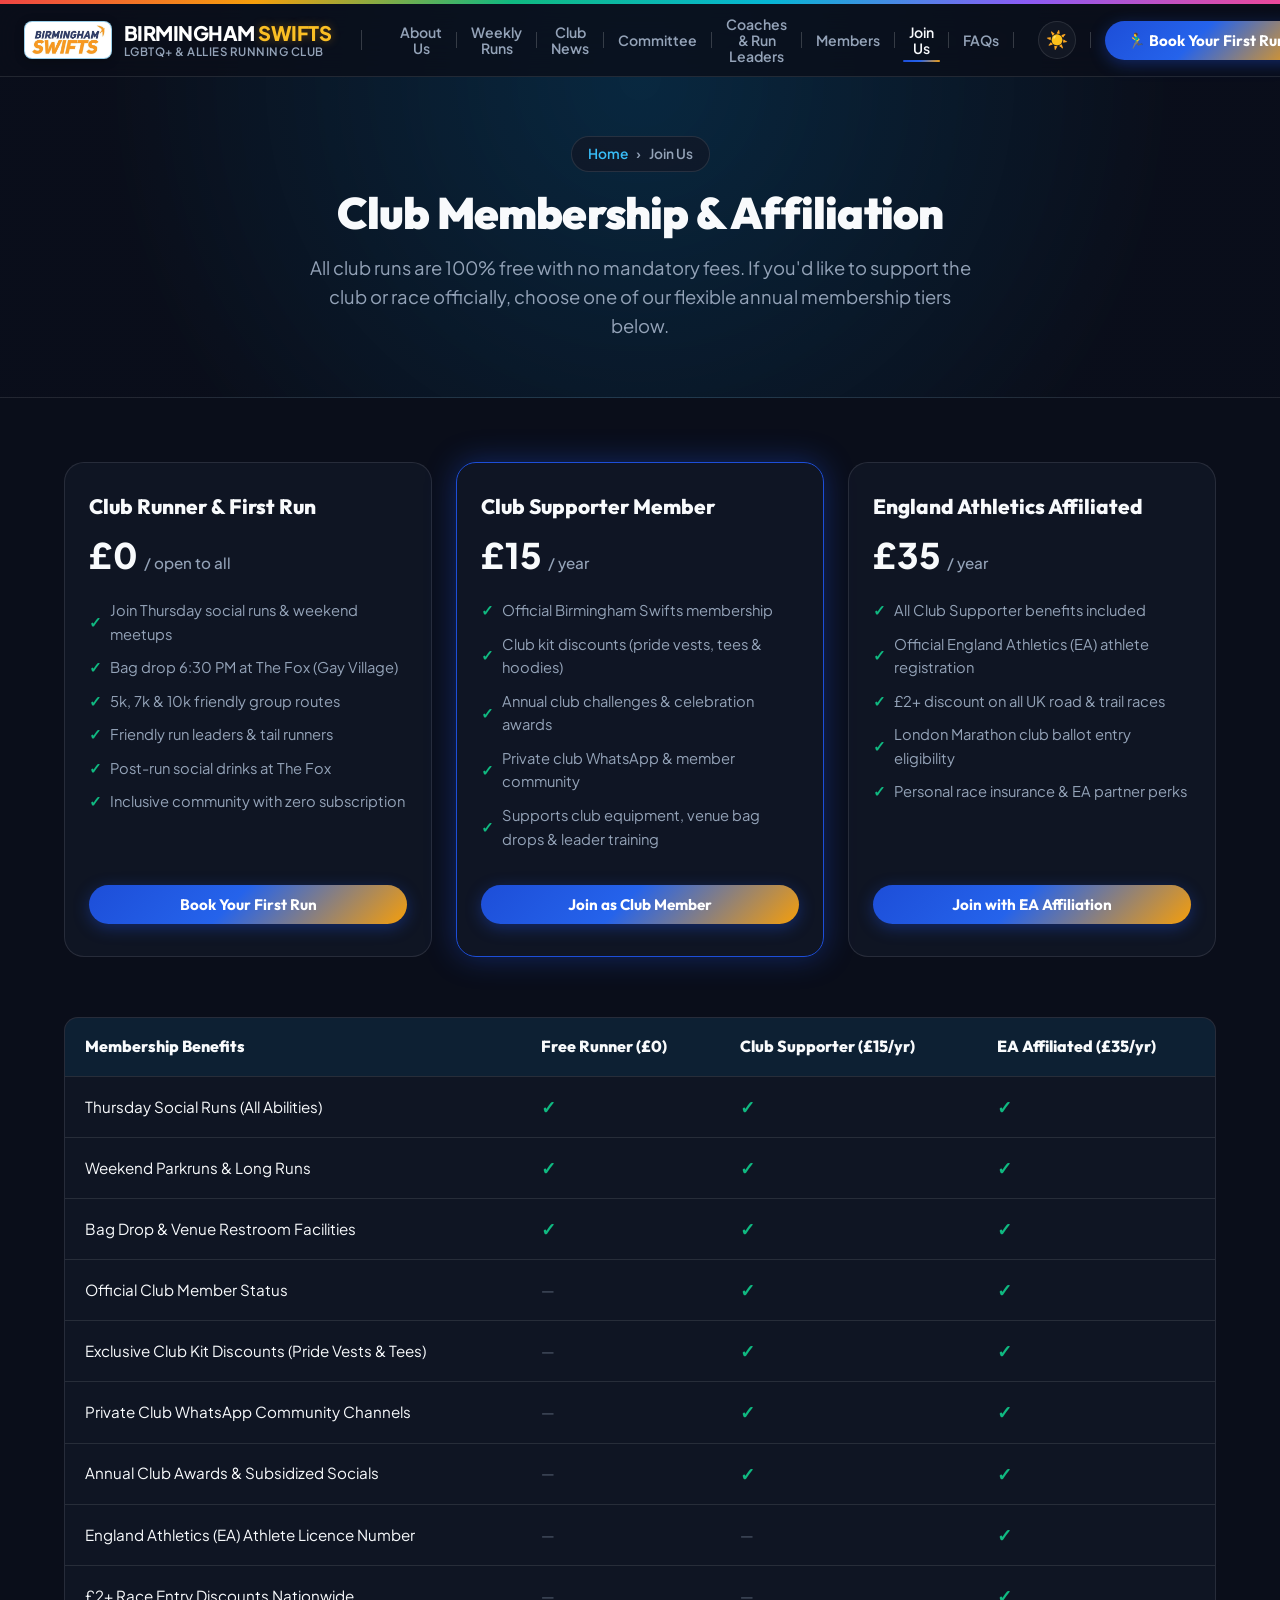
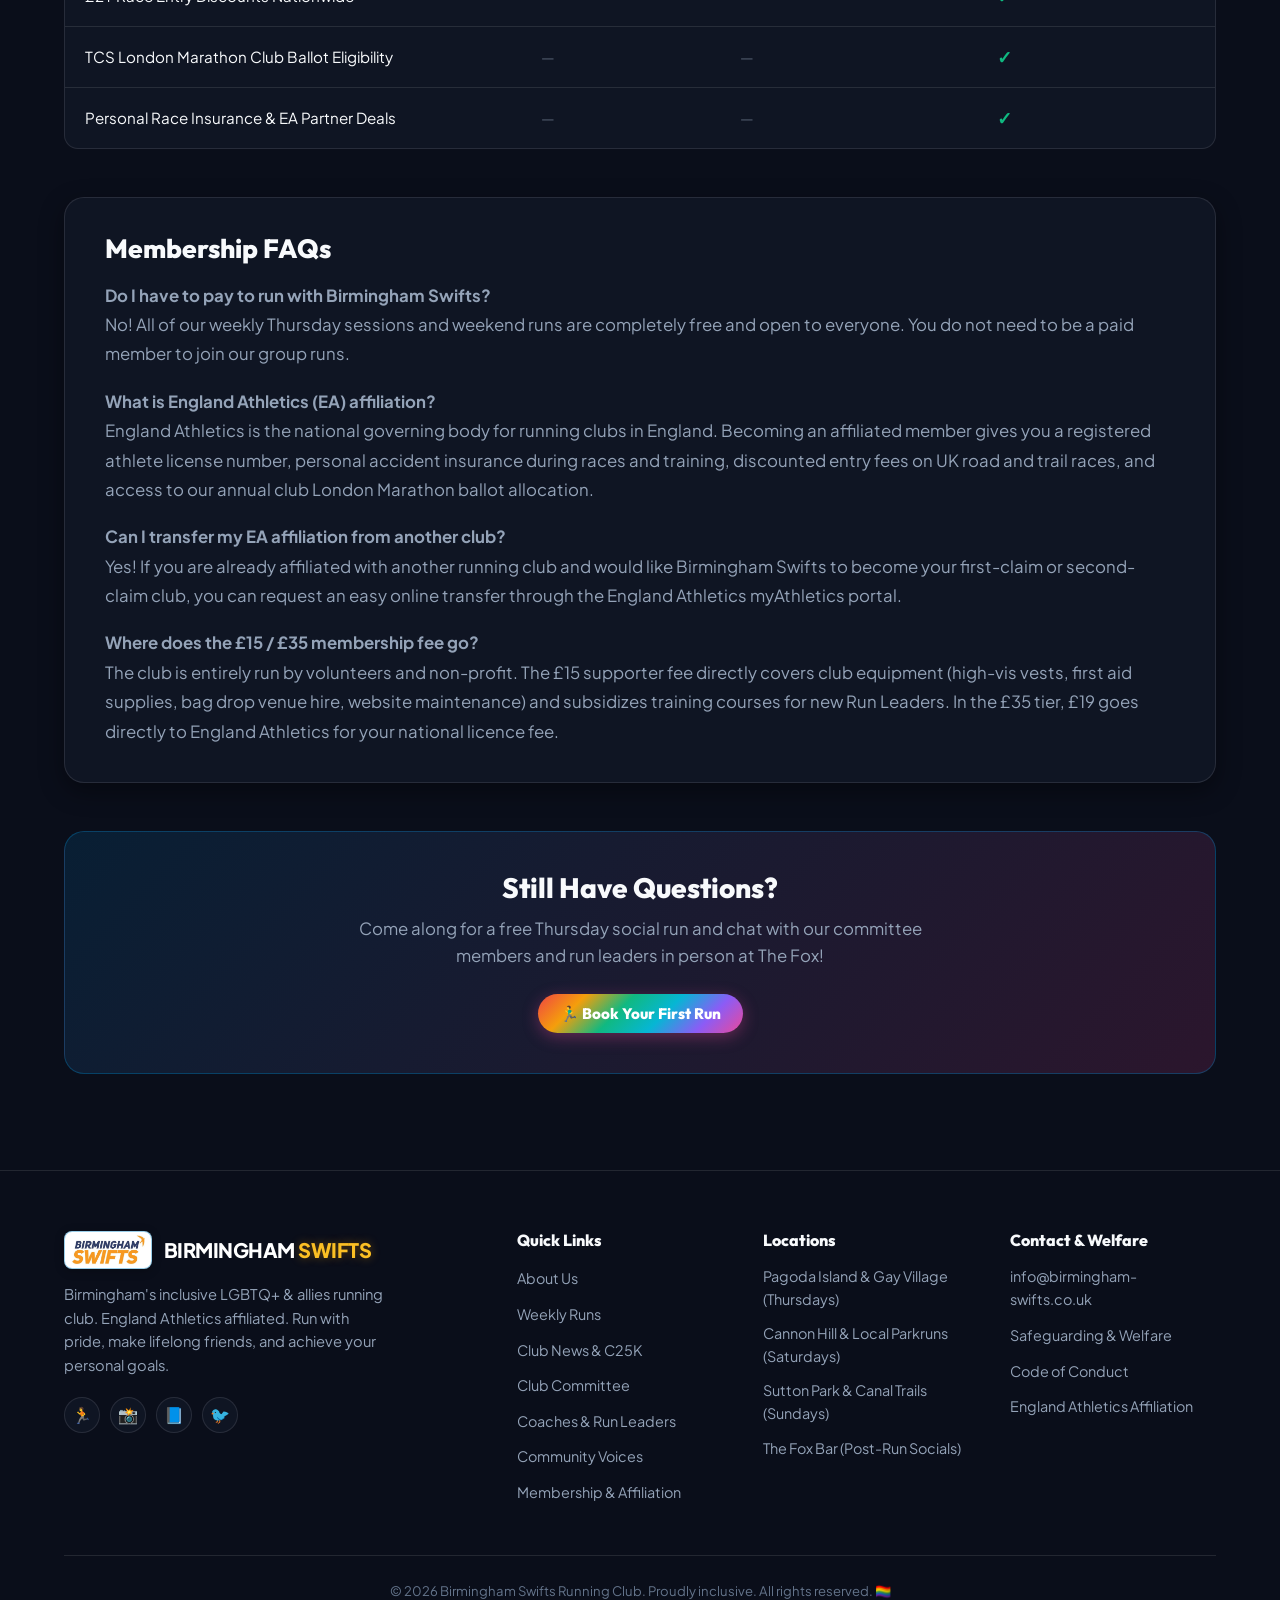
<file: join.html>
<!DOCTYPE html>
<html lang="en" data-theme="dark">
<head>
  <meta charset="UTF-8">
  <meta name="viewport" content="width=device-width, initial-scale=1.0">
  <title>Join Us & Membership — Birmingham Swifts Running Club</title>
  <meta name="description" content="Explore Birmingham Swifts membership tiers: Free regular running, £15/yr Club Supporter, or £35/yr England Athletics affiliation with race discounts and marathon ballot access.">
  <meta name="keywords" content="Join Birmingham Swifts, running club membership Birmingham, England Athletics affiliation, London Marathon club ballot, LGBTQ+ running membership">
  
  <!-- Open Graph Meta Tags -->
  <meta property="og:title" content="Join Us & Membership — Birmingham Swifts Running Club">
  <meta property="og:description" content="Free to run, affordable to join. Compare membership tiers, England Athletics affiliation, and club perks.">
  <meta property="og:type" content="website">
  <meta property="og:image" content="assets/hero_running_crew.jpg">

  <!-- Favicon / Icon -->
  <link rel="icon" type="image/jpeg" href="assets/swifts_logo.jpg">

  <!-- Main Stylesheet -->
  <link rel="stylesheet" href="styles.css?v=3.5">
</head>
<body>

  <!-- Top Pride Strip -->
  <div class="pride-strip"></div>

  <!-- Live Announcement Alert Bar -->
  <aside class="live-alert-bar" id="live-announcement-bar" style="display: none;">
    <span class="live-alert-icon">📣</span>
    <span class="live-alert-text" id="live-announcement-text">
      Welcome to Birmingham Swifts! Join our Thursday flagship social run in the Gay Village.
    </span>
    <button class="live-alert-close" id="live-alert-close-btn" aria-label="Dismiss announcement">&times;</button>
  </aside>

  <!-- Main Navigation Bar -->
  <nav class="navbar" id="main-nav">
    <div class="container nav-container">
      <a href="index.html" class="nav-brand" id="brand-logo-link">
        <img src="assets/swifts_logo.jpg" alt="Birmingham Swifts Logo" class="nav-logo-img">
        <div class="nav-brand-text">
          <span class="nav-brand-title">BIRMINGHAM <span class="brand-swifts-gold">SWIFTS</span></span>
          <span class="nav-brand-subtitle">LGBTQ+ & Allies Running Club</span>
        </div>
      </a>
      <span class="nav-brand-divider" aria-hidden="true"></span>

      <ul class="nav-links" id="nav-menu">
        <li><a href="about.html" class="nav-link">About Us</a></li>
        <li><a href="runs.html" class="nav-link">Weekly Runs</a></li>
        <li><a href="news.html" class="nav-link">Club News</a></li>
        <li><a href="committee.html" class="nav-link">Committee</a></li>
        <li><a href="coaches-leaders.html" class="nav-link">Coaches &amp; Run Leaders</a></li>
        <li><a href="members.html" class="nav-link">Members</a></li>
        <li><a href="join.html" class="nav-link active">Join Us</a></li>
        <li><a href="index.html#faqs" class="nav-link">FAQs</a></li>
        <li class="mobile-only-action">
          <button class="btn btn-primary open-taster-btn mobile-menu-cta">🏃‍♂️ Book Your First Run</button>
        </li>
      </ul>

      <div class="nav-actions">
        <button class="theme-toggle-btn" id="theme-toggle" aria-label="Toggle Dark / Light Theme" title="Switch to Light Mode">
          ☀️
        </button>
        <span class="nav-action-divider" aria-hidden="true"></span>
        <button class="btn btn-primary" id="open-taster-modal-btn">
          🏃‍♂️ Book Your First Run
        </button>
        <button class="mobile-menu-btn" id="mobile-toggle-btn" aria-label="Open mobile menu">
          ☰
        </button>
      </div>
    </div>
  </nav>

  <!-- ==========================================================================
       SUBPAGE HERO
       ========================================================================== -->
  <header class="subpage-hero">
    <div class="container">
      <div class="subpage-breadcrumb">
        <a href="index.html">Home</a>
        <span>&rsaquo;</span>
        <span>Join Us</span>
      </div>
      <h1 class="subpage-hero-title">Club Membership &amp; Affiliation</h1>
      <p class="subpage-hero-desc">
        All club runs are 100% free with no mandatory fees. If you'd like to support the club or race officially, choose one of our flexible annual membership tiers below.
      </p>
    </div>
  </header>

  <!-- ==========================================================================
       MAIN CONTENT: 3 MEMBERSHIP TIERS
       ========================================================================== -->
  <main class="subpage-content">
    <div class="container">

      <div class="pricing-grid" id="pricing-container">
        <!-- Taster / Regular Runner Tier -->
        <div class="pricing-card">
          <h3 class="pricing-title">Club Runner &amp; First Run</h3>
          <div class="pricing-cost">£0 <span>/ open to all</span></div>
          <ul class="pricing-features">
            <li>Join Thursday social runs &amp; weekend meetups</li>
            <li>Bag drop 6:30 PM at The Fox (Gay Village)</li>
            <li>5k, 7k &amp; 10k friendly group routes</li>
            <li>Friendly run leaders &amp; tail runners</li>
            <li>Post-run social drinks at The Fox</li>
            <li>Inclusive community with zero subscription</li>
          </ul>
          <button class="btn btn-primary open-taster-btn">Book Your First Run</button>
        </div>

        <!-- Supporter Member Tier -->
        <div class="pricing-card featured">
          <h3 class="pricing-title">Club Supporter Member</h3>
          <div class="pricing-cost">£15 <span>/ year</span></div>
          <ul class="pricing-features">
            <li>Official Birmingham Swifts membership</li>
            <li>Club kit discounts (pride vests, tees &amp; hoodies)</li>
            <li>Annual club challenges &amp; celebration awards</li>
            <li>Private club WhatsApp &amp; member community</li>
            <li>Supports club equipment, venue bag drops &amp; leader training</li>
          </ul>
          <button class="btn btn-primary open-taster-btn">Join as Club Member</button>
        </div>

        <!-- England Athletics Affiliated -->
        <div class="pricing-card">
          <h3 class="pricing-title">England Athletics Affiliated</h3>
          <div class="pricing-cost">£35 <span>/ year</span></div>
          <ul class="pricing-features">
            <li>All Club Supporter benefits included</li>
            <li>Official England Athletics (EA) athlete registration</li>
            <li>£2+ discount on all UK road &amp; trail races</li>
            <li>London Marathon club ballot entry eligibility</li>
            <li>Personal race insurance &amp; EA partner perks</li>
          </ul>
          <button class="btn btn-primary open-taster-btn">Join with EA Affiliation</button>
        </div>
      </div>

      <!-- Feature Comparison Matrix -->
      <div class="membership-table-wrapper">
        <table class="membership-table">
          <thead>
            <tr>
              <th>Membership Benefits</th>
              <th>Free Runner (£0)</th>
              <th>Club Supporter (£15/yr)</th>
              <th>EA Affiliated (£35/yr)</th>
            </tr>
          </thead>
          <tbody>
            <tr>
              <td>Thursday Social Runs (All Abilities)</td>
              <td><span class="check-icon">✓</span></td>
              <td><span class="check-icon">✓</span></td>
              <td><span class="check-icon">✓</span></td>
            </tr>
            <tr>
              <td>Weekend Parkruns &amp; Long Runs</td>
              <td><span class="check-icon">✓</span></td>
              <td><span class="check-icon">✓</span></td>
              <td><span class="check-icon">✓</span></td>
            </tr>
            <tr>
              <td>Bag Drop &amp; Venue Restroom Facilities</td>
              <td><span class="check-icon">✓</span></td>
              <td><span class="check-icon">✓</span></td>
              <td><span class="check-icon">✓</span></td>
            </tr>
            <tr>
              <td>Official Club Member Status</td>
              <td><span class="dash-icon">—</span></td>
              <td><span class="check-icon">✓</span></td>
              <td><span class="check-icon">✓</span></td>
            </tr>
            <tr>
              <td>Exclusive Club Kit Discounts (Pride Vests &amp; Tees)</td>
              <td><span class="dash-icon">—</span></td>
              <td><span class="check-icon">✓</span></td>
              <td><span class="check-icon">✓</span></td>
            </tr>
            <tr>
              <td>Private Club WhatsApp Community Channels</td>
              <td><span class="dash-icon">—</span></td>
              <td><span class="check-icon">✓</span></td>
              <td><span class="check-icon">✓</span></td>
            </tr>
            <tr>
              <td>Annual Club Awards &amp; Subsidized Socials</td>
              <td><span class="dash-icon">—</span></td>
              <td><span class="check-icon">✓</span></td>
              <td><span class="check-icon">✓</span></td>
            </tr>
            <tr>
              <td>England Athletics (EA) Athlete Licence Number</td>
              <td><span class="dash-icon">—</span></td>
              <td><span class="dash-icon">—</span></td>
              <td><span class="check-icon">✓</span></td>
            </tr>
            <tr>
              <td>£2+ Race Entry Discounts Nationwide</td>
              <td><span class="dash-icon">—</span></td>
              <td><span class="dash-icon">—</span></td>
              <td><span class="check-icon">✓</span></td>
            </tr>
            <tr>
              <td>TCS London Marathon Club Ballot Eligibility</td>
              <td><span class="dash-icon">—</span></td>
              <td><span class="dash-icon">—</span></td>
              <td><span class="check-icon">✓</span></td>
            </tr>
            <tr>
              <td>Personal Race Insurance &amp; EA Partner Deals</td>
              <td><span class="dash-icon">—</span></td>
              <td><span class="dash-icon">—</span></td>
              <td><span class="check-icon">✓</span></td>
            </tr>
          </tbody>
        </table>
      </div>


      <!-- Membership FAQs -->
      <article class="about-narrative-card">
        <h3>Membership FAQs</h3>
        <p>
          <strong>Do I have to pay to run with Birmingham Swifts?</strong><br>
          No! All of our weekly Thursday sessions and weekend runs are completely free and open to everyone. You do not need to be a paid member to join our group runs.
        </p>
        <p>
          <strong>What is England Athletics (EA) affiliation?</strong><br>
          England Athletics is the national governing body for running clubs in England. Becoming an affiliated member gives you a registered athlete license number, personal accident insurance during races and training, discounted entry fees on UK road and trail races, and access to our annual club London Marathon ballot allocation.
        </p>
        <p>
          <strong>Can I transfer my EA affiliation from another club?</strong><br>
          Yes! If you are already affiliated with another running club and would like Birmingham Swifts to become your first-claim or second-claim club, you can request an easy online transfer through the England Athletics myAthletics portal.
        </p>
        <p>
          <strong>Where does the £15 / £35 membership fee go?</strong><br>
          The club is entirely run by volunteers and non-profit. The £15 supporter fee directly covers club equipment (high-vis vests, first aid supplies, bag drop venue hire, website maintenance) and subsidizes training courses for new Run Leaders. In the £35 tier, £19 goes directly to England Athletics for your national licence fee.
        </p>
      </article>

      <!-- Subpage Call to Action -->
      <div class="subpage-cta-box">
        <h3>Still Have Questions?</h3>
        <p>
          Come along for a free Thursday social run and chat with our committee members and run leaders in person at The Fox!
        </p>
        <button class="btn btn-rainbow open-taster-btn">
          🏃‍♂️ Book Your First Run
        </button>
      </div>

    </div>
  </main>

  <!-- ==========================================================================
       MODAL DIALOG: BOOK FIRST RUN
       ========================================================================== -->
  <div class="modal-overlay" id="taster-modal">
    <div class="modal-card">
      <button class="modal-close-btn" id="modal-close-btn" aria-label="Close modal">&times;</button>
      <h3 style="font-size: 1.4rem; margin-bottom: 6px;">🏃‍♂️ Book Your First Run</h3>
      <p style="color: var(--text-secondary); font-size: 0.9rem; margin-bottom: 20px;">
        Join us for a friendly, no-pressure run with Birmingham Swifts. We'll introduce you to your group leader!
      </p>

      <form id="taster-form">
        <div class="form-group">
          <label class="form-label" for="taster-name">Full Name</label>
          <input type="text" id="taster-name" class="form-input" placeholder="e.g. Alex Morgan" required>
        </div>

        <div class="form-group">
          <label class="form-label" for="taster-email">Email Address</label>
          <input type="email" id="taster-email" class="form-input" placeholder="alex@example.com" required>
        </div>

        <div class="form-group">
          <label class="form-label" for="taster-session">Select Session</label>
          <select id="taster-session" class="form-select">
            <option value="thursday">Thursday Social Run (The Fox, Gay Village, 6:30 PM)</option>
          </select>
        </div>

        <div class="form-group">
          <label class="form-label" for="taster-pace">Running Experience</label>
          <select id="taster-pace" class="form-select">
            <option value="beginner">Beginner (Couch to 5k)</option>
            <option value="casual">Casual / Social Runner</option>
            <option value="intermediate">Regular 5k–10k Runner</option>
            <option value="experienced">Long Distance / Experienced Runner</option>
          </select>
        </div>

        <button type="submit" class="btn btn-rainbow" style="width: 100%; margin-top: 8px;">
          Confirm Booking ✨
        </button>
      </form>
    </div>
  </div>

  <!-- ==========================================================================
       FOOTER
       ========================================================================== -->
  <footer class="footer">
    <div class="container">
      <div class="footer-grid">
        <div>
          <div class="nav-brand">
            <img src="assets/swifts_logo.jpg" alt="Birmingham Swifts Logo" class="nav-logo-img">
            <span class="nav-brand-title">BIRMINGHAM <span class="brand-swifts-gold">SWIFTS</span></span>
          </div>
          <p class="footer-brand-p">
            Birmingham's inclusive LGBTQ+ &amp; allies running club. England Athletics affiliated. Run with pride, make lifelong friends, and achieve your personal goals.
          </p>
          <div class="footer-socials">
            <a href="https://www.strava.com/clubs/birmingham-swifts" target="_blank" rel="noopener" class="social-icon-btn" title="Strava Club">🏃</a>
            <a href="https://instagram.com" target="_blank" rel="noopener" class="social-icon-btn" title="Instagram">📸</a>
            <a href="https://facebook.com" target="_blank" rel="noopener" class="social-icon-btn" title="Facebook">📘</a>
            <a href="https://twitter.com" target="_blank" rel="noopener" class="social-icon-btn" title="Twitter">🐦</a>
          </div>
        </div>

        <div>
          <h4 class="footer-col-title">Quick Links</h4>
          <ul class="footer-links-list">
            <li><a href="about.html">About Us</a></li>
            <li><a href="runs.html">Weekly Runs</a></li>
            <li><a href="news.html">Club News &amp; C25K</a></li>
            <li><a href="committee.html">Club Committee</a></li>
            <li><a href="coaches-leaders.html">Coaches &amp; Run Leaders</a></li>
            <li><a href="members.html">Community Voices</a></li>
            <li><a href="join.html">Membership &amp; Affiliation</a></li>
          </ul>
        </div>

        <div>
          <h4 class="footer-col-title">Locations</h4>
          <ul class="footer-links-list">
            <li><a href="runs.html#thursday">Pagoda Island &amp; Gay Village (Thursdays)</a></li>
            <li><a href="runs.html#saturday">Cannon Hill &amp; Local Parkruns (Saturdays)</a></li>
            <li><a href="runs.html#sunday">Sutton Park &amp; Canal Trails (Sundays)</a></li>
            <li><a href="about.html">The Fox Bar (Post-Run Socials)</a></li>
          </ul>
        </div>

        <div>
          <h4 class="footer-col-title">Contact &amp; Welfare</h4>
          <ul class="footer-links-list">
            <li><a href="mailto:info@birmingham-swifts.co.uk">info@birmingham-swifts.co.uk</a></li>
            <li><a href="index.html#faqs">Safeguarding &amp; Welfare</a></li>
            <li><a href="index.html#faqs">Code of Conduct</a></li>
            <li><a href="join.html">England Athletics Affiliation</a></li>
          </ul>
        </div>
      </div>

      <div class="footer-bottom">
        <p>© 2026 Birmingham Swifts Running Club. Proudly inclusive. All rights reserved. 🏳️‍🌈</p>
      </div>
    </div>
  </footer>

  <!-- Main JavaScript -->
  <script src="script.js?v=4.0"></script>
</body>
</html>
</file>
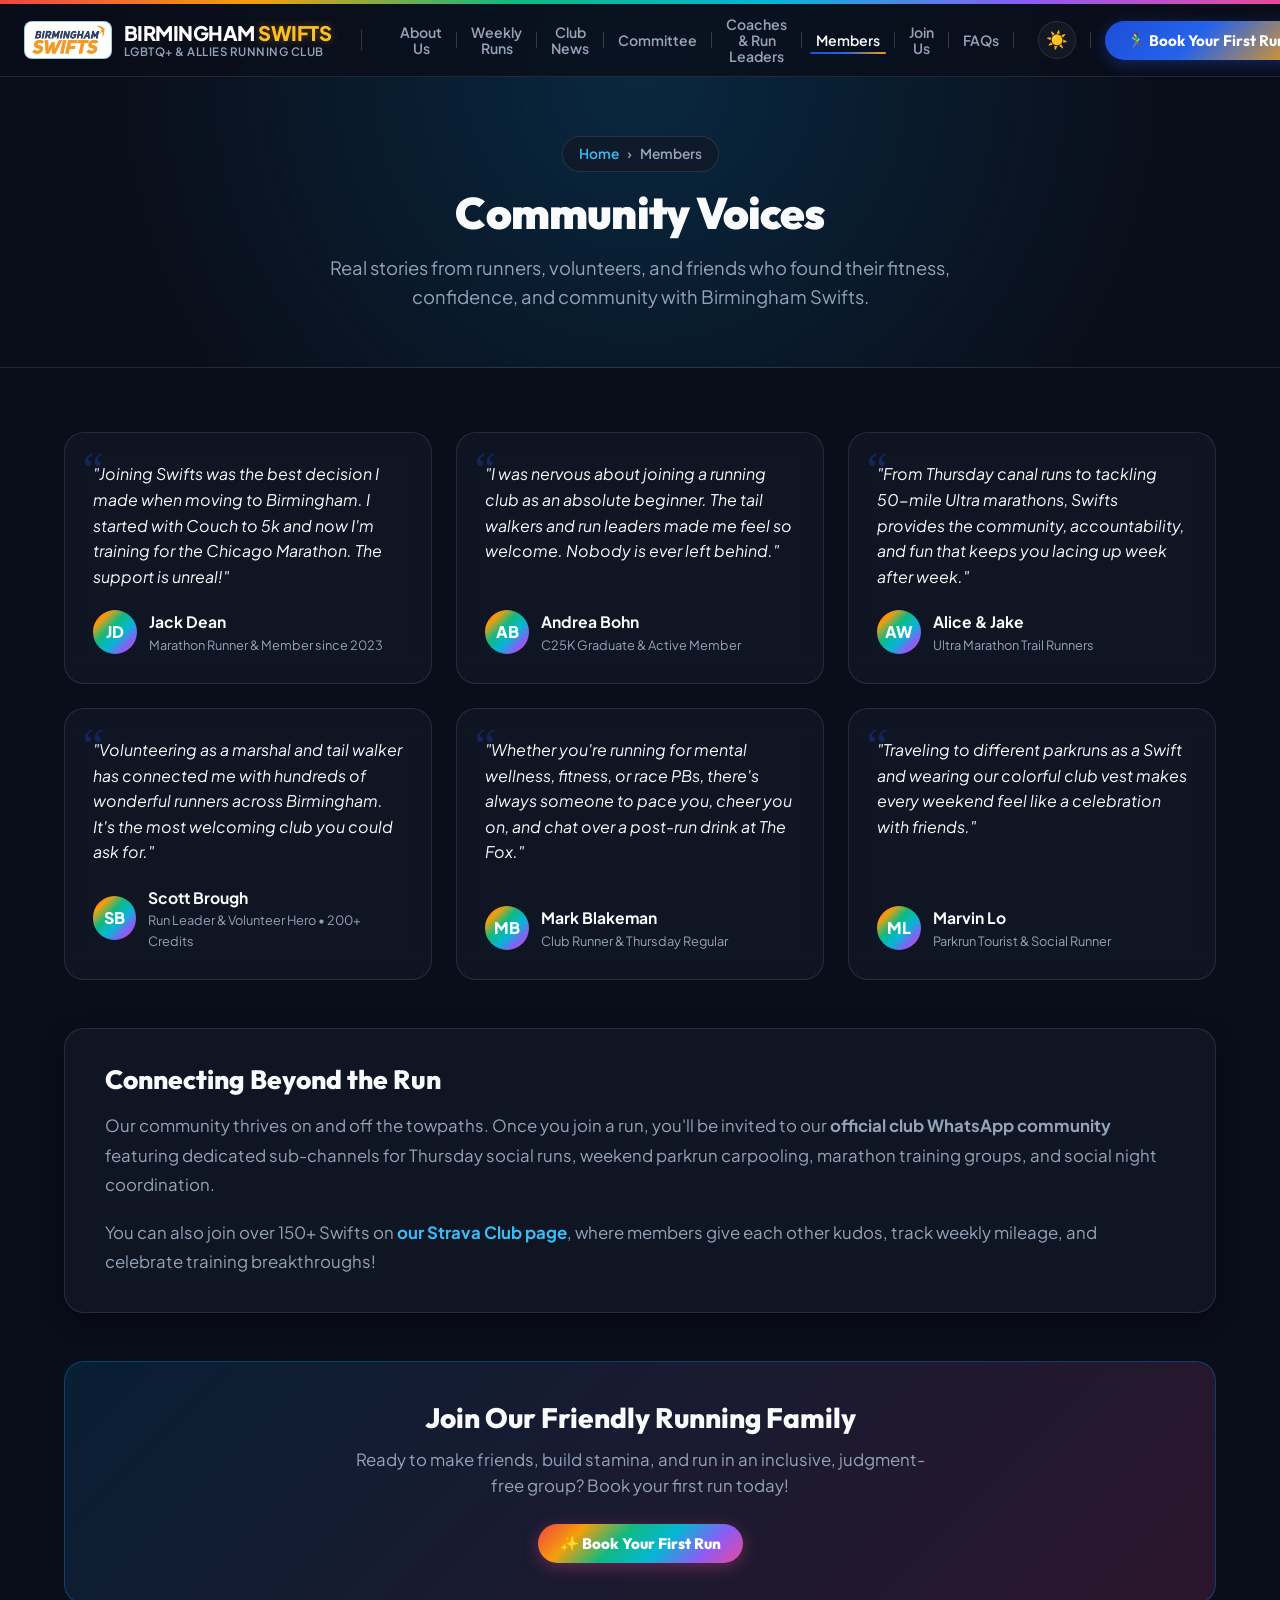
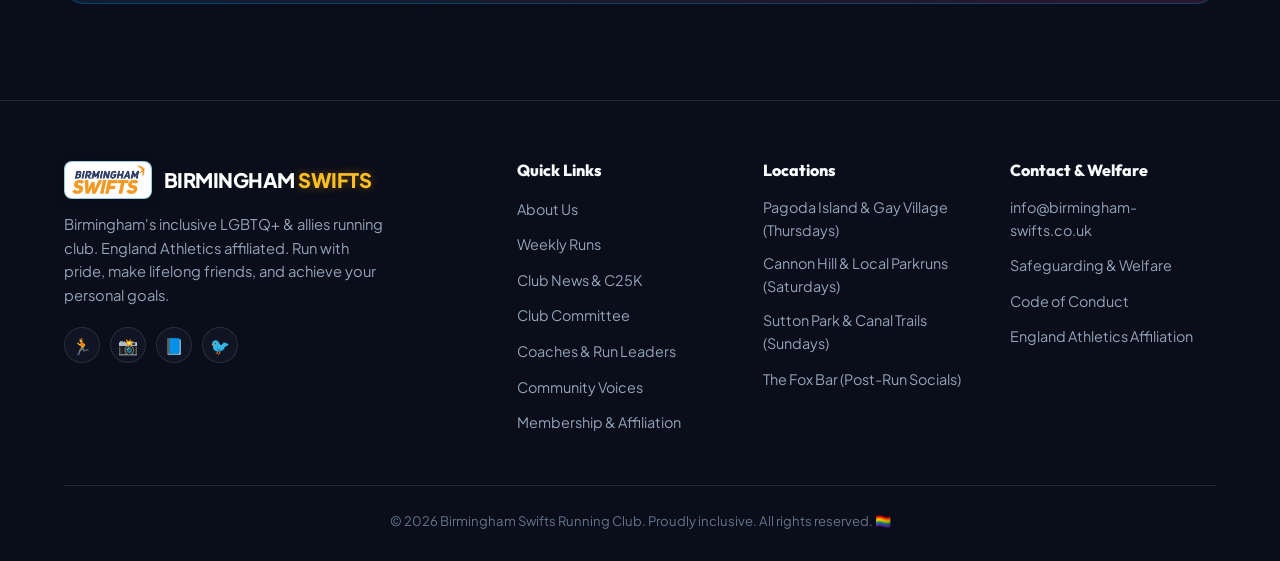
<file: members.html>
<!DOCTYPE html>
<html lang="en" data-theme="dark">
<head>
  <meta charset="UTF-8">
  <meta name="viewport" content="width=device-width, initial-scale=1.0">
  <title>Members & Community Voices — Birmingham Swifts Running Club</title>
  <meta name="description" content="Read real stories from Birmingham Swifts runners: beginners tackling their first 5k, marathoners, run leaders, and volunteers who make our community special.">
  <meta name="keywords" content="Birmingham Swifts members, LGBTQ+ runners stories, running club testimonials Birmingham, inclusive running community">
  
  <!-- Open Graph Meta Tags -->
  <meta property="og:title" content="Members & Community Voices — Birmingham Swifts Running Club">
  <meta property="og:description" content="Discover how our members found their fitness, lifelong friends, and running joy with Birmingham Swifts.">
  <meta property="og:type" content="website">
  <meta property="og:image" content="assets/hero_running_crew.jpg">

  <!-- Favicon / Icon -->
  <link rel="icon" type="image/jpeg" href="assets/swifts_logo.jpg">

  <!-- Main Stylesheet -->
  <link rel="stylesheet" href="styles.css?v=3.5">
</head>
<body>

  <!-- Top Pride Strip -->
  <div class="pride-strip"></div>

  <!-- Live Announcement Alert Bar -->
  <aside class="live-alert-bar" id="live-announcement-bar" style="display: none;">
    <span class="live-alert-icon">📣</span>
    <span class="live-alert-text" id="live-announcement-text">
      Welcome to Birmingham Swifts! Join our Thursday flagship social run in the Gay Village.
    </span>
    <button class="live-alert-close" id="live-alert-close-btn" aria-label="Dismiss announcement">&times;</button>
  </aside>

  <!-- Main Navigation Bar -->
  <nav class="navbar" id="main-nav">
    <div class="container nav-container">
      <a href="index.html" class="nav-brand" id="brand-logo-link">
        <img src="assets/swifts_logo.jpg" alt="Birmingham Swifts Logo" class="nav-logo-img">
        <div class="nav-brand-text">
          <span class="nav-brand-title">BIRMINGHAM <span class="brand-swifts-gold">SWIFTS</span></span>
          <span class="nav-brand-subtitle">LGBTQ+ & Allies Running Club</span>
        </div>
      </a>
      <span class="nav-brand-divider" aria-hidden="true"></span>

      <ul class="nav-links" id="nav-menu">
        <li><a href="about.html" class="nav-link">About Us</a></li>
        <li><a href="runs.html" class="nav-link">Weekly Runs</a></li>
        <li><a href="news.html" class="nav-link">Club News</a></li>
        <li><a href="committee.html" class="nav-link">Committee</a></li>
        <li><a href="coaches-leaders.html" class="nav-link">Coaches &amp; Run Leaders</a></li>
        <li><a href="members.html" class="nav-link active">Members</a></li>
        <li><a href="join.html" class="nav-link">Join Us</a></li>
        <li><a href="index.html#faqs" class="nav-link">FAQs</a></li>
        <li class="mobile-only-action">
          <button class="btn btn-primary open-taster-btn mobile-menu-cta">🏃‍♂️ Book Your First Run</button>
        </li>
      </ul>

      <div class="nav-actions">
        <button class="theme-toggle-btn" id="theme-toggle" aria-label="Toggle Dark / Light Theme" title="Switch to Light Mode">
          ☀️
        </button>
        <span class="nav-action-divider" aria-hidden="true"></span>
        <button class="btn btn-primary" id="open-taster-modal-btn">
          🏃‍♂️ Book Your First Run
        </button>
        <button class="mobile-menu-btn" id="mobile-toggle-btn" aria-label="Open mobile menu">
          ☰
        </button>
      </div>
    </div>
  </nav>

  <!-- ==========================================================================
       SUBPAGE HERO
       ========================================================================== -->
  <header class="subpage-hero">
    <div class="container">
      <div class="subpage-breadcrumb">
        <a href="index.html">Home</a>
        <span>&rsaquo;</span>
        <span>Members</span>
      </div>
      <h1 class="subpage-hero-title">Community Voices</h1>
      <p class="subpage-hero-desc">
        Real stories from runners, volunteers, and friends who found their fitness, confidence, and community with Birmingham Swifts.
      </p>
    </div>
  </header>

  <!-- ==========================================================================
       MAIN CONTENT: MEMBER STORIES GRID
       ========================================================================== -->
  <main class="subpage-content">
    <div class="container">

      <div class="stories-grid" id="stories-container">
        
        <!-- Jack Dean -->
        <div class="story-card">
          <p class="story-quote">
            "Joining Swifts was the best decision I made when moving to Birmingham. I started with Couch to 5k and now I'm training for the Chicago Marathon. The support is unreal!"
          </p>
          <div class="story-author">
            <div class="author-avatar">JD</div>
            <div>
              <div class="author-name">Jack Dean</div>
              <div class="author-detail">Marathon Runner &amp; Member since 2023</div>
            </div>
          </div>
        </div>

        <!-- Andrea Bohn -->
        <div class="story-card">
          <p class="story-quote">
            "I was nervous about joining a running club as an absolute beginner. The tail walkers and run leaders made me feel so welcome. Nobody is ever left behind."
          </p>
          <div class="story-author">
            <div class="author-avatar">AB</div>
            <div>
              <div class="author-name">Andrea Bohn</div>
              <div class="author-detail">C25K Graduate &amp; Active Member</div>
            </div>
          </div>
        </div>

        <!-- Alice & Jake -->
        <div class="story-card">
          <p class="story-quote">
            "From Thursday canal runs to tackling 50-mile Ultra marathons, Swifts provides the community, accountability, and fun that keeps you lacing up week after week."
          </p>
          <div class="story-author">
            <div class="author-avatar">AW</div>
            <div>
              <div class="author-name">Alice &amp; Jake</div>
              <div class="author-detail">Ultra Marathon Trail Runners</div>
            </div>
          </div>
        </div>

        <!-- Scott Brough -->
        <div class="story-card">
          <p class="story-quote">
            "Volunteering as a marshal and tail walker has connected me with hundreds of wonderful runners across Birmingham. It's the most welcoming club you could ask for."
          </p>
          <div class="story-author">
            <div class="author-avatar">SB</div>
            <div>
              <div class="author-name">Scott Brough</div>
              <div class="author-detail">Run Leader &amp; Volunteer Hero • 200+ Credits</div>
            </div>
          </div>
        </div>

        <!-- Mark Blakeman -->
        <div class="story-card">
          <p class="story-quote">
            "Whether you're running for mental wellness, fitness, or race PBs, there's always someone to pace you, cheer you on, and chat over a post-run drink at The Fox."
          </p>
          <div class="story-author">
            <div class="author-avatar">MB</div>
            <div>
              <div class="author-name">Mark Blakeman</div>
              <div class="author-detail">Club Runner &amp; Thursday Regular</div>
            </div>
          </div>
        </div>

        <!-- Marvin Lo -->
        <div class="story-card">
          <p class="story-quote">
            "Traveling to different parkruns as a Swift and wearing our colorful club vest makes every weekend feel like a celebration with friends."
          </p>
          <div class="story-author">
            <div class="author-avatar">ML</div>
            <div>
              <div class="author-name">Marvin Lo</div>
              <div class="author-detail">Parkrun Tourist &amp; Social Runner</div>
            </div>
          </div>
        </div>

      </div>

      <!-- Member Community & Social Groups -->
      <article class="about-narrative-card" style="margin-top: 48px;">
        <h3>Connecting Beyond the Run</h3>
        <p>
          Our community thrives on and off the towpaths. Once you join a run, you'll be invited to our <strong>official club WhatsApp community</strong> featuring dedicated sub-channels for Thursday social runs, weekend parkrun carpooling, marathon training groups, and social night coordination.
        </p>
        <p>
          You can also join over 150+ Swifts on <a href="https://www.strava.com/clubs/birmingham-swifts" target="_blank" rel="noopener" style="color: #38bdf8; font-weight: 700;">our Strava Club page</a>, where members give each other kudos, track weekly mileage, and celebrate training breakthroughs!
        </p>
      </article>

      <!-- Subpage Call to Action -->
      <div class="subpage-cta-box">
        <h3>Join Our Friendly Running Family</h3>
        <p>
          Ready to make friends, build stamina, and run in an inclusive, judgment-free group? Book your first run today!
        </p>
        <button class="btn btn-rainbow open-taster-btn">
          ✨ Book Your First Run
        </button>
      </div>

    </div>
  </main>

  <!-- ==========================================================================
       MODAL DIALOG: BOOK FIRST RUN
       ========================================================================== -->
  <div class="modal-overlay" id="taster-modal">
    <div class="modal-card">
      <button class="modal-close-btn" id="modal-close-btn" aria-label="Close modal">&times;</button>
      <h3 style="font-size: 1.4rem; margin-bottom: 6px;">🏃‍♂️ Book Your First Run</h3>
      <p style="color: var(--text-secondary); font-size: 0.9rem; margin-bottom: 20px;">
        Join us for a friendly, no-pressure run with Birmingham Swifts. We'll introduce you to your group leader!
      </p>

      <form id="taster-form">
        <div class="form-group">
          <label class="form-label" for="taster-name">Full Name</label>
          <input type="text" id="taster-name" class="form-input" placeholder="e.g. Alex Morgan" required>
        </div>

        <div class="form-group">
          <label class="form-label" for="taster-email">Email Address</label>
          <input type="email" id="taster-email" class="form-input" placeholder="alex@example.com" required>
        </div>

        <div class="form-group">
          <label class="form-label" for="taster-session">Select Session</label>
          <select id="taster-session" class="form-select">
            <option value="thursday">Thursday Social Run (The Fox, Gay Village, 6:30 PM)</option>
          </select>
        </div>

        <div class="form-group">
          <label class="form-label" for="taster-pace">Running Experience</label>
          <select id="taster-pace" class="form-select">
            <option value="beginner">Beginner (Couch to 5k)</option>
            <option value="casual">Casual / Social Runner</option>
            <option value="intermediate">Regular 5k–10k Runner</option>
            <option value="experienced">Long Distance / Experienced Runner</option>
          </select>
        </div>

        <button type="submit" class="btn btn-rainbow" style="width: 100%; margin-top: 8px;">
          Confirm Booking ✨
        </button>
      </form>
    </div>
  </div>

  <!-- ==========================================================================
       FOOTER
       ========================================================================== -->
  <footer class="footer">
    <div class="container">
      <div class="footer-grid">
        <div>
          <div class="nav-brand">
            <img src="assets/swifts_logo.jpg" alt="Birmingham Swifts Logo" class="nav-logo-img">
            <span class="nav-brand-title">BIRMINGHAM <span class="brand-swifts-gold">SWIFTS</span></span>
          </div>
          <p class="footer-brand-p">
            Birmingham's inclusive LGBTQ+ &amp; allies running club. England Athletics affiliated. Run with pride, make lifelong friends, and achieve your personal goals.
          </p>
          <div class="footer-socials">
            <a href="https://www.strava.com/clubs/birmingham-swifts" target="_blank" rel="noopener" class="social-icon-btn" title="Strava Club">🏃</a>
            <a href="https://instagram.com" target="_blank" rel="noopener" class="social-icon-btn" title="Instagram">📸</a>
            <a href="https://facebook.com" target="_blank" rel="noopener" class="social-icon-btn" title="Facebook">📘</a>
            <a href="https://twitter.com" target="_blank" rel="noopener" class="social-icon-btn" title="Twitter">🐦</a>
          </div>
        </div>

        <div>
          <h4 class="footer-col-title">Quick Links</h4>
          <ul class="footer-links-list">
            <li><a href="about.html">About Us</a></li>
            <li><a href="runs.html">Weekly Runs</a></li>
            <li><a href="news.html">Club News &amp; C25K</a></li>
            <li><a href="committee.html">Club Committee</a></li>
            <li><a href="coaches-leaders.html">Coaches &amp; Run Leaders</a></li>
            <li><a href="members.html">Community Voices</a></li>
            <li><a href="join.html">Membership &amp; Affiliation</a></li>
          </ul>
        </div>

        <div>
          <h4 class="footer-col-title">Locations</h4>
          <ul class="footer-links-list">
            <li><a href="runs.html#thursday">Pagoda Island &amp; Gay Village (Thursdays)</a></li>
            <li><a href="runs.html#saturday">Cannon Hill &amp; Local Parkruns (Saturdays)</a></li>
            <li><a href="runs.html#sunday">Sutton Park &amp; Canal Trails (Sundays)</a></li>
            <li><a href="about.html">The Fox Bar (Post-Run Socials)</a></li>
          </ul>
        </div>

        <div>
          <h4 class="footer-col-title">Contact &amp; Welfare</h4>
          <ul class="footer-links-list">
            <li><a href="mailto:info@birmingham-swifts.co.uk">info@birmingham-swifts.co.uk</a></li>
            <li><a href="index.html#faqs">Safeguarding &amp; Welfare</a></li>
            <li><a href="index.html#faqs">Code of Conduct</a></li>
            <li><a href="join.html">England Athletics Affiliation</a></li>
          </ul>
        </div>
      </div>

      <div class="footer-bottom">
        <p>© 2026 Birmingham Swifts Running Club. Proudly inclusive. All rights reserved. 🏳️‍🌈</p>
      </div>
    </div>
  </footer>

  <!-- Main JavaScript -->
  <script src="script.js?v=4.0"></script>
</body>
</html>
</file>
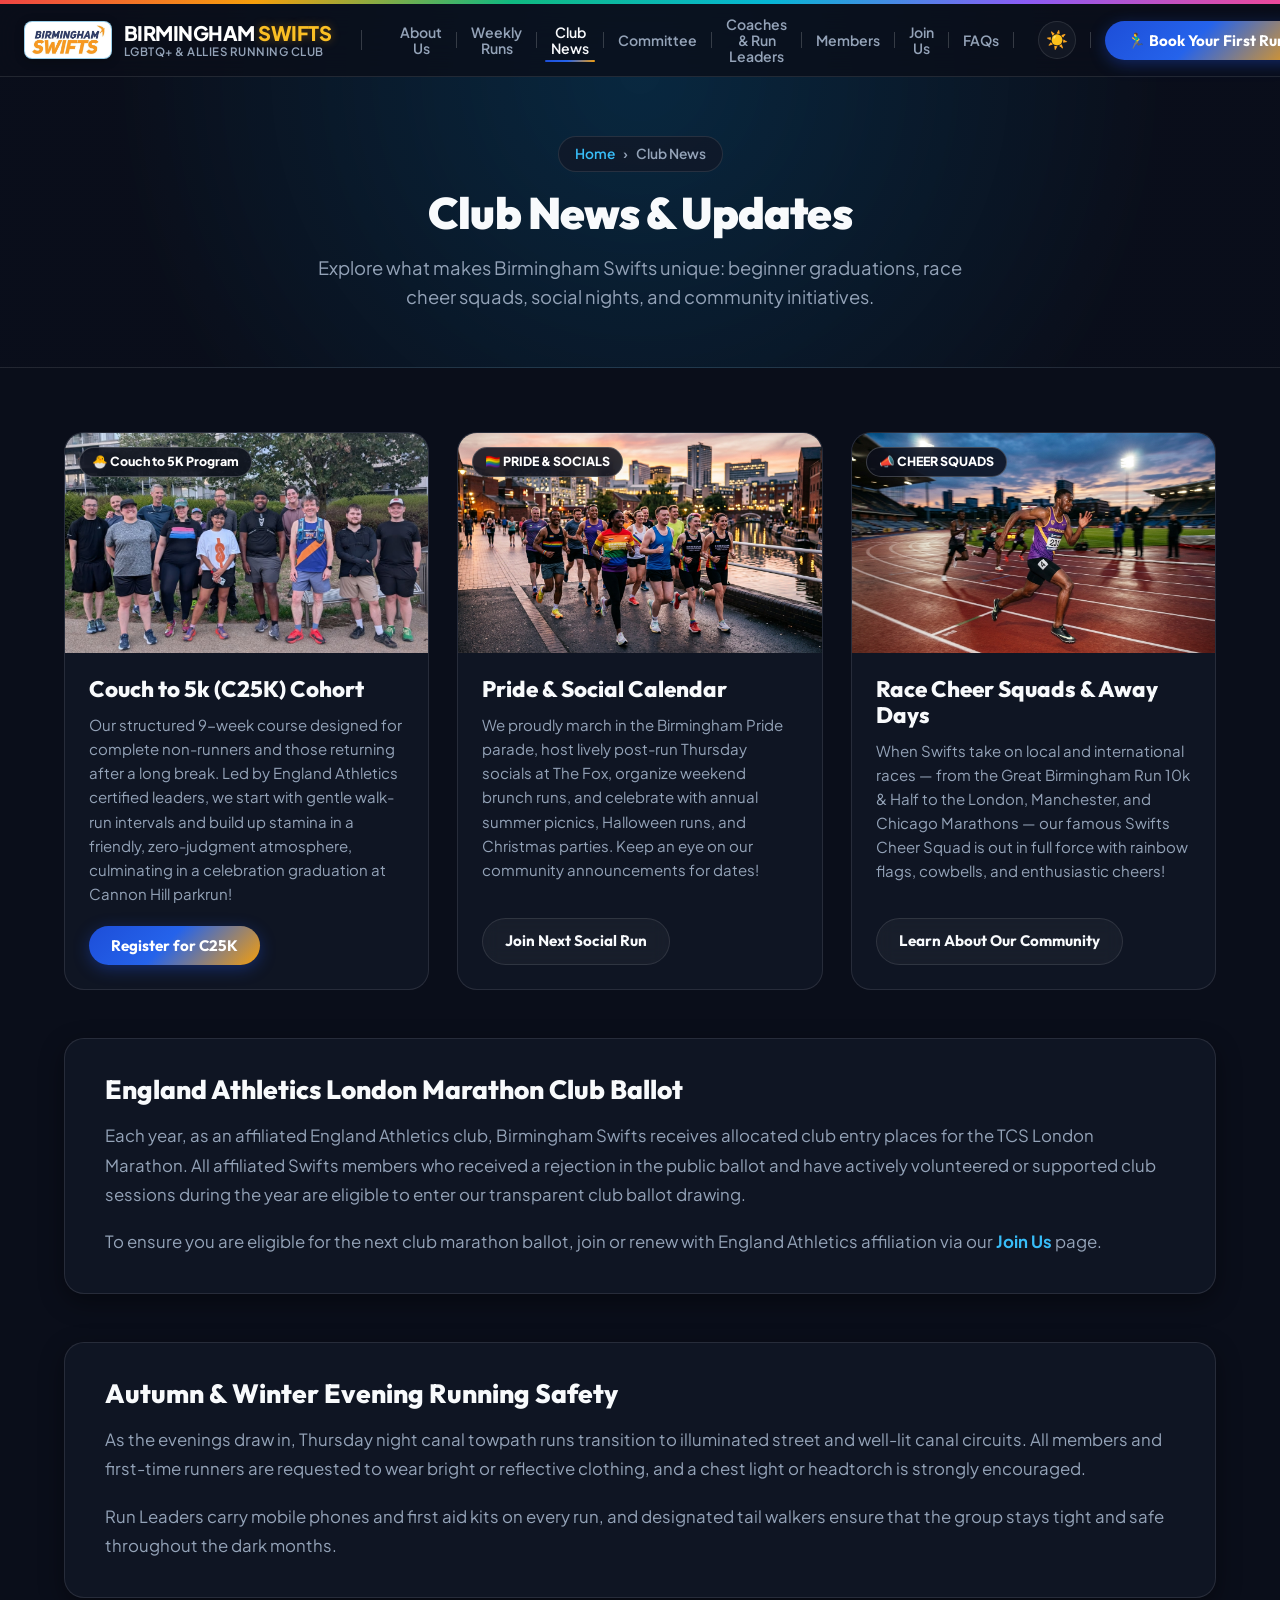
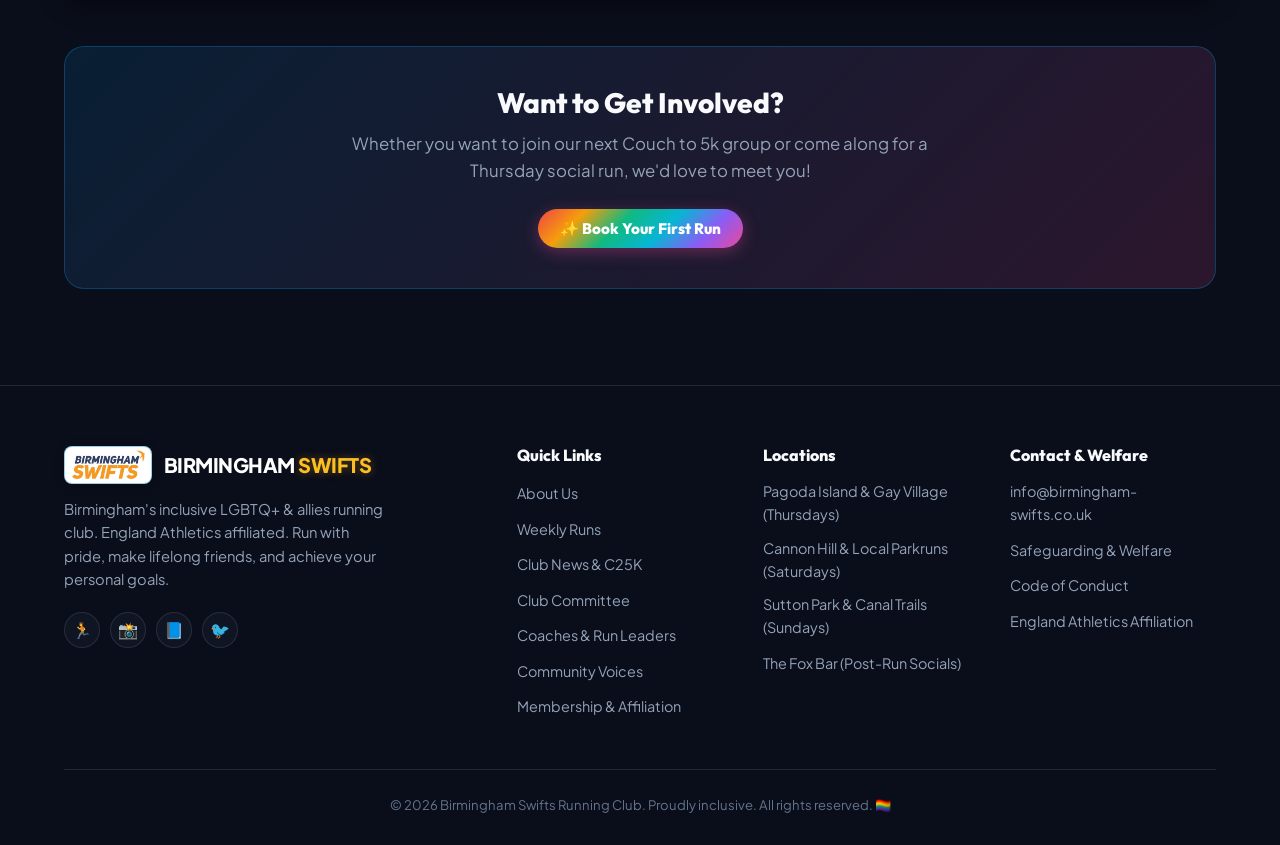
<file: news.html>
<!DOCTYPE html>
<html lang="en" data-theme="dark">
<head>
  <meta charset="UTF-8">
  <meta name="viewport" content="width=device-width, initial-scale=1.0">
  <title>Club News & Updates — Birmingham Swifts Running Club</title>
  <meta name="description" content="Stay up to date with the latest Birmingham Swifts club news: Couch to 5k beginner cohorts, Pride parade appearances, race cheer squads, and social events.">
  <meta name="keywords" content="Birmingham Swifts club news, Couch to 5k Birmingham, Birmingham Pride running, running club announcements, England Athletics marathon ballot">
  
  <!-- Open Graph Meta Tags -->
  <meta property="og:title" content="Club News & Updates — Birmingham Swifts Running Club">
  <meta property="og:description" content="Check out what's happening at Birmingham Swifts: Couch to 5k, social calendar, race cheer squads, and community announcements.">
  <meta property="og:type" content="website">
  <meta property="og:image" content="assets/hero_running_crew.jpg">

  <!-- Favicon / Icon -->
  <link rel="icon" type="image/jpeg" href="assets/swifts_logo.jpg">

  <!-- Main Stylesheet -->
  <link rel="stylesheet" href="styles.css?v=3.5">
</head>
<body>

  <!-- Top Pride Strip -->
  <div class="pride-strip"></div>

  <!-- Live Announcement Alert Bar -->
  <aside class="live-alert-bar" id="live-announcement-bar" style="display: none;">
    <span class="live-alert-icon">📣</span>
    <span class="live-alert-text" id="live-announcement-text">
      Welcome to Birmingham Swifts! Join our Thursday flagship social run in the Gay Village.
    </span>
    <button class="live-alert-close" id="live-alert-close-btn" aria-label="Dismiss announcement">&times;</button>
  </aside>

  <!-- Main Navigation Bar -->
  <nav class="navbar" id="main-nav">
    <div class="container nav-container">
      <a href="index.html" class="nav-brand" id="brand-logo-link">
        <img src="assets/swifts_logo.jpg" alt="Birmingham Swifts Logo" class="nav-logo-img">
        <div class="nav-brand-text">
          <span class="nav-brand-title">BIRMINGHAM <span class="brand-swifts-gold">SWIFTS</span></span>
          <span class="nav-brand-subtitle">LGBTQ+ & Allies Running Club</span>
        </div>
      </a>
      <span class="nav-brand-divider" aria-hidden="true"></span>

      <ul class="nav-links" id="nav-menu">
        <li><a href="about.html" class="nav-link">About Us</a></li>
        <li><a href="runs.html" class="nav-link">Weekly Runs</a></li>
        <li><a href="news.html" class="nav-link active">Club News</a></li>
        <li><a href="committee.html" class="nav-link">Committee</a></li>
        <li><a href="coaches-leaders.html" class="nav-link">Coaches &amp; Run Leaders</a></li>
        <li><a href="members.html" class="nav-link">Members</a></li>
        <li><a href="join.html" class="nav-link">Join Us</a></li>
        <li><a href="index.html#faqs" class="nav-link">FAQs</a></li>
        <li class="mobile-only-action">
          <button class="btn btn-primary open-taster-btn mobile-menu-cta">🏃‍♂️ Book Your First Run</button>
        </li>
      </ul>

      <div class="nav-actions">
        <button class="theme-toggle-btn" id="theme-toggle" aria-label="Toggle Dark / Light Theme" title="Switch to Light Mode">
          ☀️
        </button>
        <span class="nav-action-divider" aria-hidden="true"></span>
        <button class="btn btn-primary" id="open-taster-modal-btn">
          🏃‍♂️ Book Your First Run
        </button>
        <button class="mobile-menu-btn" id="mobile-toggle-btn" aria-label="Open mobile menu">
          ☰
        </button>
      </div>
    </div>
  </nav>

  <!-- ==========================================================================
       SUBPAGE HERO
       ========================================================================== -->
  <header class="subpage-hero">
    <div class="container">
      <div class="subpage-breadcrumb">
        <a href="index.html">Home</a>
        <span>&rsaquo;</span>
        <span>Club News</span>
      </div>
      <h1 class="subpage-hero-title">Club News &amp; Updates</h1>
      <p class="subpage-hero-desc">
        Explore what makes Birmingham Swifts unique: beginner graduations, race cheer squads, social nights, and community initiatives.
      </p>
    </div>
  </header>

  <!-- ==========================================================================
       MAIN CONTENT: NEWS & INITIATIVES
       ========================================================================== -->
  <main class="subpage-content">
    <div class="container">

      <div class="initiatives-grid" id="news-grid">
        
        <!-- Couch to 5k -->
        <article class="initiative-card">
          <div class="initiative-img-box">
            <img src="assets/c25k_graduates.jpg?v=3" alt="Birmingham Swifts Couch to 5k cohort runners and leaders in the park" class="initiative-img">
            <span class="initiative-badge">🐣 Couch to 5K Program</span>
          </div>
          <div class="initiative-body">
            <h3 class="initiative-title">Couch to 5k (C25K) Cohort</h3>
            <p class="initiative-text">
              Our structured 9-week course designed for complete non-runners and those returning after a long break. Led by England Athletics certified leaders, we start with gentle walk-run intervals and build up stamina in a friendly, zero-judgment atmosphere, culminating in a celebration graduation at Cannon Hill parkrun!
            </p>
            <div>
              <button class="btn btn-primary open-taster-btn">
                Register for C25K
              </button>
            </div>
          </div>
        </article>

        <!-- Social & Pride Calendar -->
        <article class="initiative-card">
          <div class="initiative-img-box">
            <img src="assets/hero_running_crew.jpg" alt="Birmingham Swifts Social Community" class="initiative-img">
            <span class="initiative-badge">🏳️‍🌈 PRIDE & SOCIALS</span>
          </div>
          <div class="initiative-body">
            <h3 class="initiative-title">Pride &amp; Social Calendar</h3>
            <p class="initiative-text">
              We proudly march in the Birmingham Pride parade, host lively post-run Thursday socials at The Fox, organize weekend brunch runs, and celebrate with annual summer picnics, Halloween runs, and Christmas parties. Keep an eye on our community announcements for dates!
            </p>
            <div>
              <a href="runs.html#thursday" class="btn btn-secondary">
                Join Next Social Run
              </a>
            </div>
          </div>
        </article>

        <!-- Cheer Squads & Race Days -->
        <article class="initiative-card">
          <div class="initiative-img-box">
            <img src="assets/track_intervals.jpg" alt="Swifts cheer squad at road race" class="initiative-img">
            <span class="initiative-badge">📣 CHEER SQUADS</span>
          </div>
          <div class="initiative-body">
            <h3 class="initiative-title">Race Cheer Squads &amp; Away Days</h3>
            <p class="initiative-text">
              When Swifts take on local and international races — from the Great Birmingham Run 10k &amp; Half to the London, Manchester, and Chicago Marathons — our famous Swifts Cheer Squad is out in full force with rainbow flags, cowbells, and enthusiastic cheers!
            </p>
            <div>
              <a href="about.html" class="btn btn-secondary">
                Learn About Our Community
              </a>
            </div>
          </div>
        </article>

      </div>

      <!-- Additional Club Updates Narrative -->
      <article class="about-narrative-card" style="margin-top: 48px;">
        <h3>England Athletics London Marathon Club Ballot</h3>
        <p>
          Each year, as an affiliated England Athletics club, Birmingham Swifts receives allocated club entry places for the TCS London Marathon. All affiliated Swifts members who received a rejection in the public ballot and have actively volunteered or supported club sessions during the year are eligible to enter our transparent club ballot drawing.
        </p>
        <p>
          To ensure you are eligible for the next club marathon ballot, join or renew with England Athletics affiliation via our <a href="join.html" style="color: #38bdf8; font-weight: 700;">Join Us</a> page.
        </p>
      </article>

      <!-- Winter Running Protocols -->
      <article class="about-narrative-card">
        <h3>Autumn &amp; Winter Evening Running Safety</h3>
        <p>
          As the evenings draw in, Thursday night canal towpath runs transition to illuminated street and well-lit canal circuits. All members and first-time runners are requested to wear bright or reflective clothing, and a chest light or headtorch is strongly encouraged.
        </p>
        <p>
          Run Leaders carry mobile phones and first aid kits on every run, and designated tail walkers ensure that the group stays tight and safe throughout the dark months.
        </p>
      </article>

      <!-- Subpage Call to Action -->
      <div class="subpage-cta-box">
        <h3>Want to Get Involved?</h3>
        <p>
          Whether you want to join our next Couch to 5k group or come along for a Thursday social run, we'd love to meet you!
        </p>
        <button class="btn btn-rainbow open-taster-btn">
          ✨ Book Your First Run
        </button>
      </div>

    </div>
  </main>

  <!-- ==========================================================================
       MODAL DIALOG: BOOK FIRST RUN
       ========================================================================== -->
  <div class="modal-overlay" id="taster-modal">
    <div class="modal-card">
      <button class="modal-close-btn" id="modal-close-btn" aria-label="Close modal">&times;</button>
      <h3 style="font-size: 1.4rem; margin-bottom: 6px;">🏃‍♂️ Book Your First Run</h3>
      <p style="color: var(--text-secondary); font-size: 0.9rem; margin-bottom: 20px;">
        Join us for a friendly, no-pressure run with Birmingham Swifts. We'll introduce you to your group leader!
      </p>

      <form id="taster-form">
        <div class="form-group">
          <label class="form-label" for="taster-name">Full Name</label>
          <input type="text" id="taster-name" class="form-input" placeholder="e.g. Alex Morgan" required>
        </div>

        <div class="form-group">
          <label class="form-label" for="taster-email">Email Address</label>
          <input type="email" id="taster-email" class="form-input" placeholder="alex@example.com" required>
        </div>

        <div class="form-group">
          <label class="form-label" for="taster-session">Select Session</label>
          <select id="taster-session" class="form-select">
            <option value="thursday">Thursday Social Run (The Fox, Gay Village, 6:30 PM)</option>
          </select>
        </div>

        <div class="form-group">
          <label class="form-label" for="taster-pace">Running Experience</label>
          <select id="taster-pace" class="form-select">
            <option value="beginner">Beginner (Couch to 5k)</option>
            <option value="casual">Casual / Social Runner</option>
            <option value="intermediate">Regular 5k–10k Runner</option>
            <option value="experienced">Long Distance / Experienced Runner</option>
          </select>
        </div>

        <button type="submit" class="btn btn-rainbow" style="width: 100%; margin-top: 8px;">
          Confirm Booking ✨
        </button>
      </form>
    </div>
  </div>

  <!-- ==========================================================================
       FOOTER
       ========================================================================== -->
  <footer class="footer">
    <div class="container">
      <div class="footer-grid">
        <div>
          <div class="nav-brand">
            <img src="assets/swifts_logo.jpg" alt="Birmingham Swifts Logo" class="nav-logo-img">
            <span class="nav-brand-title">BIRMINGHAM <span class="brand-swifts-gold">SWIFTS</span></span>
          </div>
          <p class="footer-brand-p">
            Birmingham's inclusive LGBTQ+ &amp; allies running club. England Athletics affiliated. Run with pride, make lifelong friends, and achieve your personal goals.
          </p>
          <div class="footer-socials">
            <a href="https://www.strava.com/clubs/birmingham-swifts" target="_blank" rel="noopener" class="social-icon-btn" title="Strava Club">🏃</a>
            <a href="https://instagram.com" target="_blank" rel="noopener" class="social-icon-btn" title="Instagram">📸</a>
            <a href="https://facebook.com" target="_blank" rel="noopener" class="social-icon-btn" title="Facebook">📘</a>
            <a href="https://twitter.com" target="_blank" rel="noopener" class="social-icon-btn" title="Twitter">🐦</a>
          </div>
        </div>

        <div>
          <h4 class="footer-col-title">Quick Links</h4>
          <ul class="footer-links-list">
            <li><a href="about.html">About Us</a></li>
            <li><a href="runs.html">Weekly Runs</a></li>
            <li><a href="news.html">Club News &amp; C25K</a></li>
            <li><a href="committee.html">Club Committee</a></li>
            <li><a href="coaches-leaders.html">Coaches &amp; Run Leaders</a></li>
            <li><a href="members.html">Community Voices</a></li>
            <li><a href="join.html">Membership &amp; Affiliation</a></li>
          </ul>
        </div>

        <div>
          <h4 class="footer-col-title">Locations</h4>
          <ul class="footer-links-list">
            <li><a href="runs.html#thursday">Pagoda Island &amp; Gay Village (Thursdays)</a></li>
            <li><a href="runs.html#saturday">Cannon Hill &amp; Local Parkruns (Saturdays)</a></li>
            <li><a href="runs.html#sunday">Sutton Park &amp; Canal Trails (Sundays)</a></li>
            <li><a href="about.html">The Fox Bar (Post-Run Socials)</a></li>
          </ul>
        </div>

        <div>
          <h4 class="footer-col-title">Contact &amp; Welfare</h4>
          <ul class="footer-links-list">
            <li><a href="mailto:info@birmingham-swifts.co.uk">info@birmingham-swifts.co.uk</a></li>
            <li><a href="index.html#faqs">Safeguarding &amp; Welfare</a></li>
            <li><a href="index.html#faqs">Code of Conduct</a></li>
            <li><a href="join.html">England Athletics Affiliation</a></li>
          </ul>
        </div>
      </div>

      <div class="footer-bottom">
        <p>© 2026 Birmingham Swifts Running Club. Proudly inclusive. All rights reserved. 🏳️‍🌈</p>
      </div>
    </div>
  </footer>

  <!-- Main JavaScript -->
  <script src="script.js?v=4.0"></script>
</body>
</html>
</file>
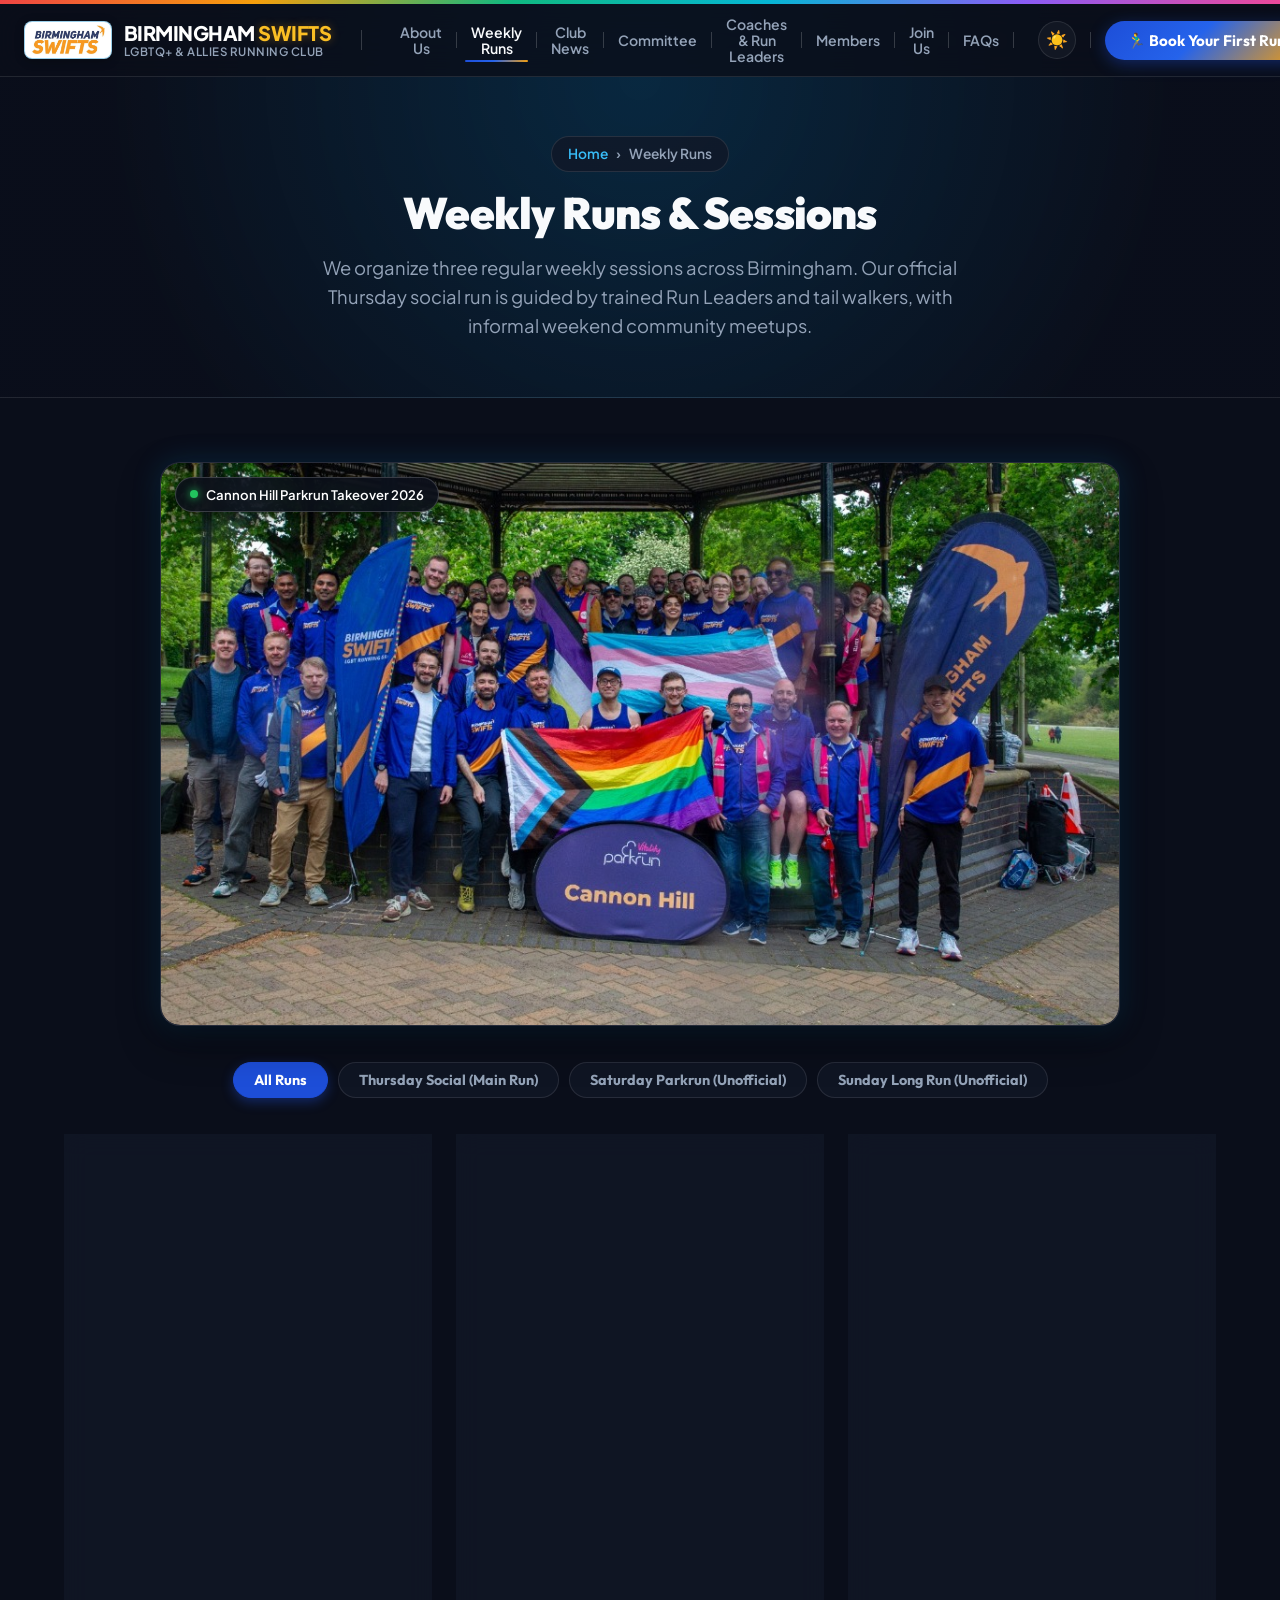
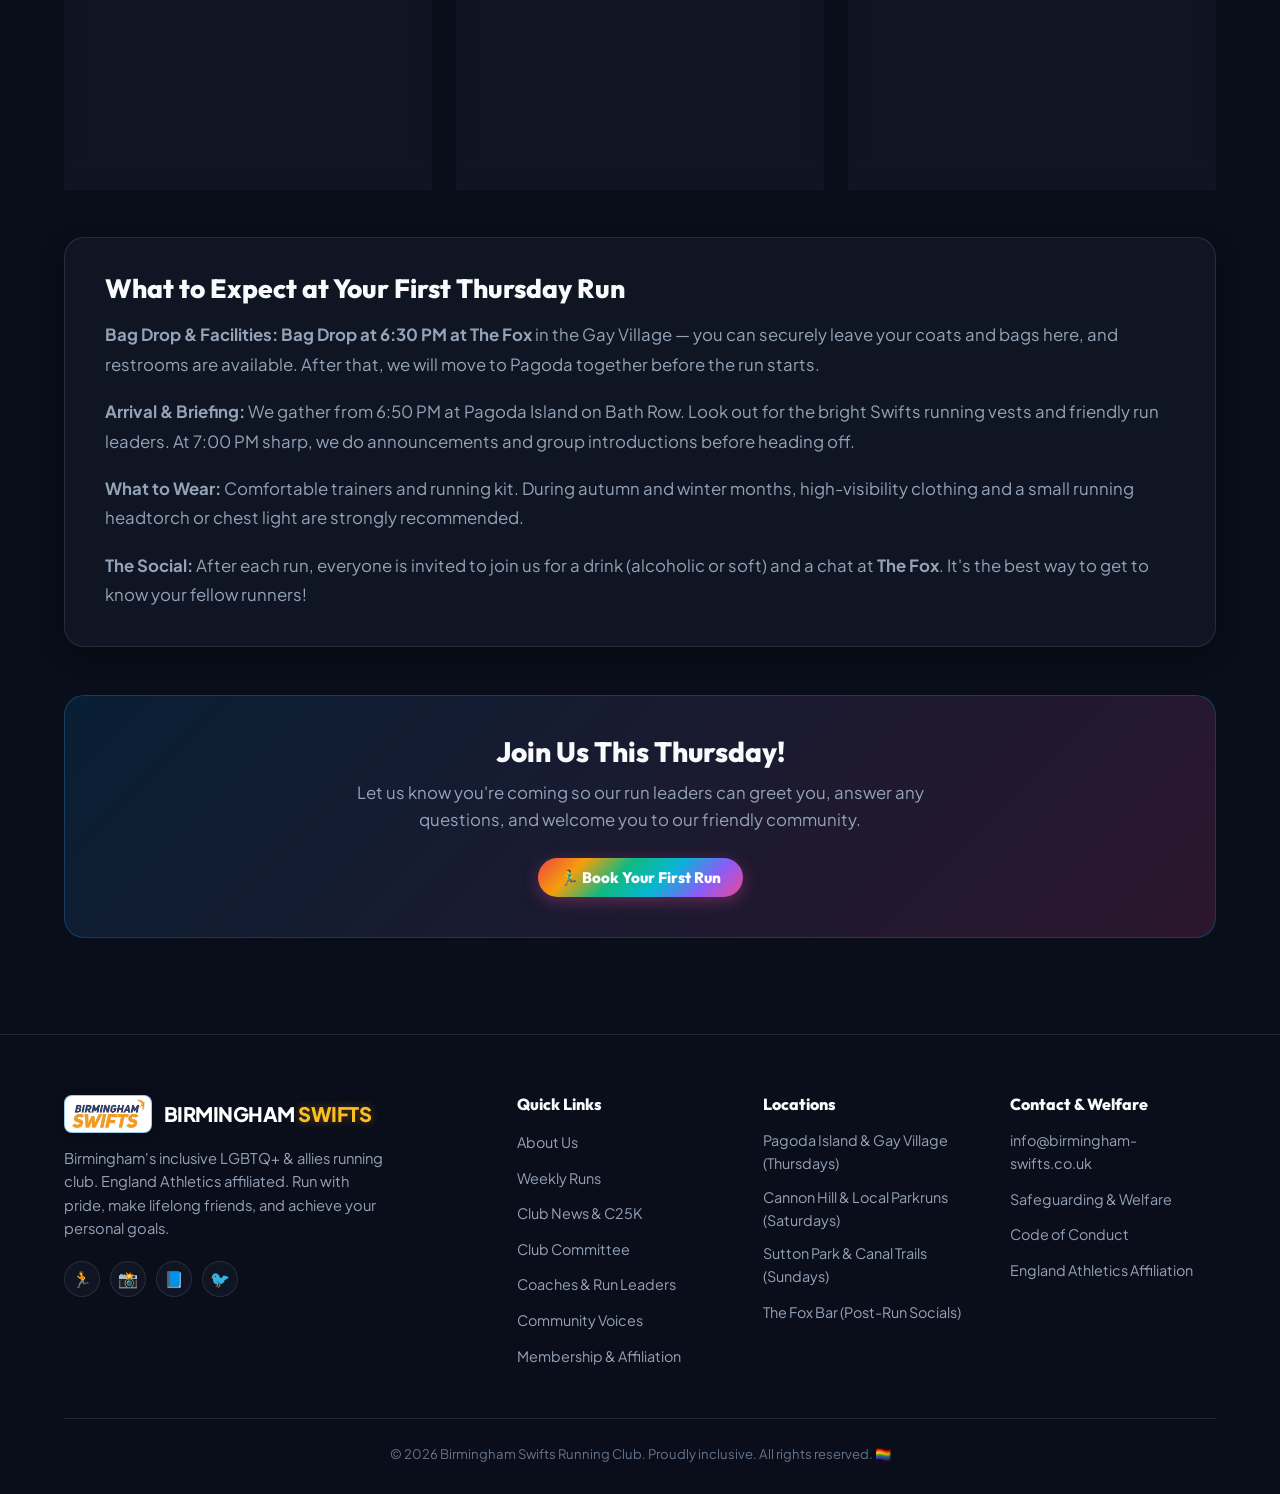
<file: runs.html>
<!DOCTYPE html>
<html lang="en" data-theme="dark">
<head>
  <meta charset="UTF-8">
  <meta name="viewport" content="width=device-width, initial-scale=1.0">
  <title>Weekly Runs — Birmingham Swifts Running Club</title>
  <meta name="description" content="Explore our weekly Birmingham Swifts running schedule: Thursday evening flagship canal run in the Gay Village, Saturday 5k parkrun tours, and Sunday marathon long runs.">
  <meta name="keywords" content="Birmingham Swifts weekly runs, Thursday social run Birmingham, gay running club timetable, parkrun Birmingham Swifts, marathon training Birmingham">
  
  <!-- Open Graph Meta Tags -->
  <meta property="og:title" content="Weekly Runs — Birmingham Swifts Running Club">
  <meta property="og:description" content="Join our 3 weekly runs catering to all distances and abilities. Complete beginners to marathoners, with run leaders and tail walkers.">
  <meta property="og:type" content="website">
  <meta property="og:image" content="assets/hero_running_crew.jpg">

  <!-- Favicon / Icon -->
  <link rel="icon" type="image/jpeg" href="assets/swifts_logo.jpg">

  <!-- Main Stylesheet -->
  <link rel="stylesheet" href="styles.css?v=3.5">
</head>
<body>

  <!-- Top Pride Strip -->
  <div class="pride-strip"></div>

  <!-- Live Announcement Alert Bar -->
  <aside class="live-alert-bar" id="live-announcement-bar" style="display: none;">
    <span class="live-alert-icon">📣</span>
    <span class="live-alert-text" id="live-announcement-text">
      Welcome to Birmingham Swifts! Join our Thursday flagship social run in the Gay Village.
    </span>
    <button class="live-alert-close" id="live-alert-close-btn" aria-label="Dismiss announcement">&times;</button>
  </aside>

  <!-- Main Navigation Bar -->
  <nav class="navbar" id="main-nav">
    <div class="container nav-container">
      <a href="index.html" class="nav-brand" id="brand-logo-link">
        <img src="assets/swifts_logo.jpg" alt="Birmingham Swifts Logo" class="nav-logo-img">
        <div class="nav-brand-text">
          <span class="nav-brand-title">BIRMINGHAM <span class="brand-swifts-gold">SWIFTS</span></span>
          <span class="nav-brand-subtitle">LGBTQ+ & Allies Running Club</span>
        </div>
      </a>
      <span class="nav-brand-divider" aria-hidden="true"></span>

      <ul class="nav-links" id="nav-menu">
        <li><a href="about.html" class="nav-link">About Us</a></li>
        <li><a href="runs.html" class="nav-link active">Weekly Runs</a></li>
        <li><a href="news.html" class="nav-link">Club News</a></li>
        <li><a href="committee.html" class="nav-link">Committee</a></li>
        <li><a href="coaches-leaders.html" class="nav-link">Coaches &amp; Run Leaders</a></li>
        <li><a href="members.html" class="nav-link">Members</a></li>
        <li><a href="join.html" class="nav-link">Join Us</a></li>
        <li><a href="index.html#faqs" class="nav-link">FAQs</a></li>
        <li class="mobile-only-action">
          <button class="btn btn-primary open-taster-btn mobile-menu-cta">🏃‍♂️ Book Your First Run</button>
        </li>
      </ul>

      <div class="nav-actions">
        <button class="theme-toggle-btn" id="theme-toggle" aria-label="Toggle Dark / Light Theme" title="Switch to Light Mode">
          ☀️
        </button>
        <span class="nav-action-divider" aria-hidden="true"></span>
        <button class="btn btn-primary" id="open-taster-modal-btn">
          🏃‍♂️ Book Your First Run
        </button>
        <button class="mobile-menu-btn" id="mobile-toggle-btn" aria-label="Open mobile menu">
          ☰
        </button>
      </div>
    </div>
  </nav>

  <!-- ==========================================================================
       SUBPAGE HERO
       ========================================================================== -->
  <header class="subpage-hero">
    <div class="container">
      <div class="subpage-breadcrumb">
        <a href="index.html">Home</a>
        <span>&rsaquo;</span>
        <span>Weekly Runs</span>
      </div>
      <h1 class="subpage-hero-title">Weekly Runs &amp; Sessions</h1>
      <p class="subpage-hero-desc">
        We organize three regular weekly sessions across Birmingham. Our official Thursday social run is guided by trained Run Leaders and tail walkers, with informal weekend community meetups.
      </p>
    </div>
  </header>

  <!-- ==========================================================================
       MAIN CONTENT: TIMETABLE & RUN DETAILS
       ========================================================================== -->
  <main class="subpage-content">
    <div class="container">

      <!-- Real Swifts Community Photo Showcase in Weekly Runs -->
      <div class="hero-photo-showcase" style="max-width: 960px; margin: 0 auto 36px;">
        <div class="hero-photo-wrap">
          <img src="assets/swifts_cannon_hill_parkrun_takeover.jpg" alt="Birmingham Swifts runners at the Cannon Hill Parkrun Takeover 2026" class="hero-photo-img" id="runs-page-photo-img">
          <div class="hero-photo-badge">
            <span class="hero-photo-badge-dot"></span>
            <span id="runs-page-photo-badge-text">Cannon Hill Parkrun Takeover 2026</span>
          </div>
        </div>
      </div>

      <!-- Schedule Filter Bar -->
      <div class="schedule-filter-bar" id="schedule-filters">
        <button class="filter-btn active" data-day="all">All Runs</button>
        <button class="filter-btn" data-day="thursday">Thursday Social (Main Run)</button>
        <button class="filter-btn" data-day="saturday">Saturday Parkrun (Unofficial)</button>
        <button class="filter-btn" data-day="sunday">Sunday Long Run (Unofficial)</button>
      </div>

      <!-- Detailed Run Cards Grid -->
      <div class="runs-grid" id="runs-container">
        
        <!-- Thursday Club Social (Main Run) -->
        <article class="run-card" id="thursday" data-day="thursday">
          <div class="run-card-header">
            <span class="run-day-badge official">Thursday Evening • Main Run</span>
            <span class="run-time">⏰ 6:30 PM Bag Drop • 6:50 PM Meet (7:00 PM Start)</span>
          </div>
          <h3 class="run-title">Main Club Social Run (5k / 7k / 10k)</h3>
          <div class="run-location">
            📍 <span>Meet: Pagoda Island (Bath Row) • Bag Drop &amp; Social: The Fox, Gay Village</span>
          </div>
          <p class="run-description">
            Our official flagship weekly club session along Birmingham's canal towpaths and illuminated street routes. Welcomes runners of all abilities with 5k, 7k, and 10k route options. <strong>Bag drop is available from 6:30 PM at The Fox in the Gay Village</strong>, before we gather at 6:50 PM at Pagoda Island for announcements and our 7:00 PM run departure, followed by post-run social drinks back at The Fox!
          </p>
          <div class="run-paces-list">
            <span class="pace-pill">🎒 Bag Drop 6:30 PM @ The Fox</span>
            <span class="pace-pill">5k, 7k &amp; 10k Routes</span>
            <span class="pace-pill">All Abilities Welcome</span>
            <span class="pace-pill">Tail Runners</span>
          </div>
          <button class="btn btn-primary run-select-btn" data-run="Thursday Main Club Social">
            Book Your First Run
          </button>
        </article>

        <!-- Saturday Parkrun Tour (Unofficial) -->
        <article class="run-card" id="saturday" data-day="saturday">
          <div class="run-card-header">
            <span class="run-day-badge unofficial">Saturday Morning • Unofficial</span>
            <span class="run-time">⏰ 8:45 AM Meet (9:00 AM Start)</span>
          </div>
          <h3 class="run-title">Swifts Parkrun Tour &amp; Social Coffee</h3>
          <div class="run-location">
            📍 <span>Cannon Hill, Edgbaston Reservoir, Perry Hall, Babbs Mill &amp; Woodgate Valley</span>
          </div>
          <p class="run-description">
            Weekly informal club meet-ups at local Birmingham 5k parkrun events. Swifts wear their club vests, run or walk at their own preferred pace, and regather afterwards for coffee, breakfast pastries, and weekend catch-ups. Please ask a club committee for more details.
          </p>
          <div class="run-paces-list">
            <span class="pace-pill">5k Free Community Run</span>
            <span class="pace-pill">Local Parkruns Across Birmingham</span>
            <span class="pace-pill">All Paces Welcome</span>
            <span class="pace-pill">Post-Run Coffee &amp; Chat</span>
          </div>
        </article>

        <!-- Sunday Long Run (Unofficial) -->
        <article class="run-card" id="sunday" data-day="sunday">
          <div class="run-card-header">
            <span class="run-day-badge unofficial">Sunday Morning • Unofficial</span>
            <span class="run-time">⏰ 8:50 AM Meet (9:00 AM Start) Sunday</span>
          </div>
          <h3 class="run-title">Sunday Long Run (Half, Marathon &amp; Ultra Training)</h3>
          <div class="run-location">
            📍 <span>Back of the Mailbox</span>
          </div>
          <p class="run-description">
            Unofficial endurance runs organized by members training for autumn and spring half marathons, full marathons (London, Manchester, Chicago, Berlin), or ultra-distance trail races (10k to 30k+). Steady conversational pacing with frequent regather checkpoints. Meeting point is at the Back of the Mailbox at 8:50 AM Sunday, with the run starting at 9:00 AM Sunday. Please ask a club committee for more details.
          </p>
          <div class="run-paces-list">
            <span class="pace-pill">📍 Back of the Mailbox</span>
            <span class="pace-pill">⏰ 8:50 AM Meet • 9:00 AM Start</span>
            <span class="pace-pill">10k – 30k+ Distance</span>
            <span class="pace-pill">Half &amp; Full Marathon Prep</span>
            <span class="pace-pill">Ultra Distance Trails</span>
            <span class="pace-pill">Regroup Checkpoints</span>
          </div>
        </article>
      </div>


      <!-- What to Expect / First Timer FAQ Card -->
      <article class="about-narrative-card" style="margin-top: 48px;">
        <h3>What to Expect at Your First Thursday Run</h3>
        <p>
          <strong>Bag Drop &amp; Facilities:</strong> <strong>Bag Drop at 6:30 PM at The Fox</strong> in the Gay Village — you can securely leave your coats and bags here, and restrooms are available. After that, we will move to Pagoda together before the run starts.
        </p>
        <p>
          <strong>Arrival &amp; Briefing:</strong> We gather from 6:50 PM at Pagoda Island on Bath Row. Look out for the bright Swifts running vests and friendly run leaders. At 7:00 PM sharp, we do announcements and group introductions before heading off.
        </p>
        <p>
          <strong>What to Wear:</strong> Comfortable trainers and running kit. During autumn and winter months, high-visibility clothing and a small running headtorch or chest light are strongly recommended.
        </p>
        <p>
          <strong>The Social:</strong> After each run, everyone is invited to join us for a drink (alcoholic or soft) and a chat at <strong>The Fox</strong>. It's the best way to get to know your fellow runners!
        </p>
      </article>

      <!-- Subpage Call to Action -->
      <div class="subpage-cta-box">
        <h3>Join Us This Thursday!</h3>
        <p>
          Let us know you're coming so our run leaders can greet you, answer any questions, and welcome you to our friendly community.
        </p>
        <button class="btn btn-rainbow open-taster-btn">
          🏃‍♂️ Book Your First Run
        </button>
      </div>

    </div>
  </main>

  <!-- ==========================================================================
       MODAL DIALOG: BOOK FIRST RUN
       ========================================================================== -->
  <div class="modal-overlay" id="taster-modal">
    <div class="modal-card">
      <button class="modal-close-btn" id="modal-close-btn" aria-label="Close modal">&times;</button>
      <h3 style="font-size: 1.4rem; margin-bottom: 6px;">🏃‍♂️ Book Your First Run</h3>
      <p style="color: var(--text-secondary); font-size: 0.9rem; margin-bottom: 20px;">
        Join us for a friendly, no-pressure run with Birmingham Swifts. We'll introduce you to your group leader!
      </p>

      <form id="taster-form">
        <div class="form-group">
          <label class="form-label" for="taster-name">Full Name</label>
          <input type="text" id="taster-name" class="form-input" placeholder="e.g. Alex Morgan" required>
        </div>

        <div class="form-group">
          <label class="form-label" for="taster-email">Email Address</label>
          <input type="email" id="taster-email" class="form-input" placeholder="alex@example.com" required>
        </div>

        <div class="form-group">
          <label class="form-label" for="taster-session">Select Session</label>
          <select id="taster-session" class="form-select">
            <option value="thursday">Thursday Social Run (The Fox, Gay Village, 6:30 PM)</option>
          </select>
        </div>

        <div class="form-group">
          <label class="form-label" for="taster-pace">Running Experience</label>
          <select id="taster-pace" class="form-select">
            <option value="beginner">Beginner (Couch to 5k)</option>
            <option value="casual">Casual / Social Runner</option>
            <option value="intermediate">Regular 5k–10k Runner</option>
            <option value="experienced">Long Distance / Experienced Runner</option>
          </select>
        </div>

        <button type="submit" class="btn btn-rainbow" style="width: 100%; margin-top: 8px;">
          Confirm Booking ✨
        </button>
      </form>
    </div>
  </div>

  <!-- ==========================================================================
       FOOTER
       ========================================================================== -->
  <footer class="footer">
    <div class="container">
      <div class="footer-grid">
        <div>
          <div class="nav-brand">
            <img src="assets/swifts_logo.jpg" alt="Birmingham Swifts Logo" class="nav-logo-img">
            <span class="nav-brand-title">BIRMINGHAM <span class="brand-swifts-gold">SWIFTS</span></span>
          </div>
          <p class="footer-brand-p">
            Birmingham's inclusive LGBTQ+ &amp; allies running club. England Athletics affiliated. Run with pride, make lifelong friends, and achieve your personal goals.
          </p>
          <div class="footer-socials">
            <a href="https://www.strava.com/clubs/birmingham-swifts" target="_blank" rel="noopener" class="social-icon-btn" title="Strava Club">🏃</a>
            <a href="https://instagram.com" target="_blank" rel="noopener" class="social-icon-btn" title="Instagram">📸</a>
            <a href="https://facebook.com" target="_blank" rel="noopener" class="social-icon-btn" title="Facebook">📘</a>
            <a href="https://twitter.com" target="_blank" rel="noopener" class="social-icon-btn" title="Twitter">🐦</a>
          </div>
        </div>

        <div>
          <h4 class="footer-col-title">Quick Links</h4>
          <ul class="footer-links-list">
            <li><a href="about.html">About Us</a></li>
            <li><a href="runs.html">Weekly Runs</a></li>
            <li><a href="news.html">Club News &amp; C25K</a></li>
            <li><a href="committee.html">Club Committee</a></li>
            <li><a href="coaches-leaders.html">Coaches &amp; Run Leaders</a></li>
            <li><a href="members.html">Community Voices</a></li>
            <li><a href="join.html">Membership &amp; Affiliation</a></li>
          </ul>
        </div>

        <div>
          <h4 class="footer-col-title">Locations</h4>
          <ul class="footer-links-list">
            <li><a href="runs.html#thursday">Pagoda Island &amp; Gay Village (Thursdays)</a></li>
            <li><a href="runs.html#saturday">Cannon Hill &amp; Local Parkruns (Saturdays)</a></li>
            <li><a href="runs.html#sunday">Sutton Park &amp; Canal Trails (Sundays)</a></li>
            <li><a href="about.html">The Fox Bar (Post-Run Socials)</a></li>
          </ul>
        </div>

        <div>
          <h4 class="footer-col-title">Contact &amp; Welfare</h4>
          <ul class="footer-links-list">
            <li><a href="mailto:info@birmingham-swifts.co.uk">info@birmingham-swifts.co.uk</a></li>
            <li><a href="index.html#faqs">Safeguarding &amp; Welfare</a></li>
            <li><a href="index.html#faqs">Code of Conduct</a></li>
            <li><a href="join.html">England Athletics Affiliation</a></li>
          </ul>
        </div>
      </div>

      <div class="footer-bottom">
        <p>© 2026 Birmingham Swifts Running Club. Proudly inclusive. All rights reserved. 🏳️‍🌈</p>
      </div>
    </div>
  </footer>

  <!-- Main JavaScript -->
  <script src="script.js?v=4.0"></script>
</body>
</html>
</file>
<file: styles.css>
/* ==========================================================================
   BIRMINGHAM SWIFTS RUNNING CLUB - MODERN DESIGN SYSTEM & STYLES
   ========================================================================== */

@import url('https://fonts.googleapis.com/css2?family=Outfit:wght@400;500;600;700;800;900&family=Plus+Jakarta+Sans:wght@300;400;500;600;700;800&display=swap');

:root {
  /* Color Palette - Vibrant Pride Dark Mode (Default) */
  --bg-primary: #0a0e1a;
  --bg-secondary: #0f172a;
  --bg-card: rgba(17, 24, 39, 0.78);
  --bg-card-hover: rgba(30, 41, 59, 0.88);
  --bg-glass: rgba(255, 255, 255, 0.04);
  --border-glass: rgba(255, 255, 255, 0.1);
  --border-glass-hover: rgba(255, 255, 255, 0.25);
  
  --text-primary: #f8fafc;
  --text-secondary: #94a3b8;
  --text-muted: #64748b;
  
  /* Birmingham Swifts Official Kit Colors (Royal Blue & Golden Yellow Sash) */
  --swifts-blue: #1d4ed8;            /* Official Kit Royal Blue Body */
  --swifts-blue-deep: #1e3a8a;       /* Deep Athletic Navy */
  --swifts-blue-vivid: #2563eb;      /* Electric Royal Blue */
  --swifts-blue-light: #38bdf8;      /* Luminous Sky Highlight */
  --swifts-blue-glow: rgba(29, 78, 216, 0.4);

  --swifts-yellow: #f59e0b;          /* Official Kit Golden Yellow / Amber Sash */
  --swifts-yellow-bright: #fbbf24;   /* Radiant Gold Accent & Wordmark */
  --swifts-yellow-dark: #d97706;     /* Accessible High-Contrast Gold */
  --swifts-yellow-glow: rgba(245, 158, 11, 0.45);

  /* Pride Accents (From T-Shirt Side Ribbons & Community Pride) */
  --pride-purple: #8b5cf6;
  --pride-pink: #ec4899;
  --pride-cyan: #06b6d4;
  --pride-amber: #f59e0b;
  --pride-emerald: #10b981;
  --pride-red: #ef4444;

  --gradient-pride: linear-gradient(135deg, #ef4444 0%, #f59e0b 20%, #10b981 40%, #06b6d4 60%, #8b5cf6 80%, #ec4899 100%);
  --gradient-swifts: linear-gradient(135deg, #1d4ed8 0%, #2563eb 45%, #f59e0b 100%);
  --gradient-kit-sash: linear-gradient(135deg, #f59e0b 0%, #fbbf24 50%, #f59e0b 100%);
  --gradient-card: linear-gradient(180deg, rgba(255, 255, 255, 0.06) 0%, rgba(255, 255, 255, 0.01) 100%);
  --gradient-hero-overlay: linear-gradient(180deg, rgba(10, 14, 26, 0.72) 0%, rgba(10, 14, 26, 0.96) 100%);

  /* Typography */
  --font-heading: 'Outfit', -apple-system, BlinkMacSystemFont, 'Segoe UI', Roboto, sans-serif;
  --font-body: 'Plus Jakarta Sans', -apple-system, BlinkMacSystemFont, 'Segoe UI', Roboto, sans-serif;

  /* Shadows & Glassmorphism */
  --shadow-sm: 0 2px 8px rgba(0, 0, 0, 0.3);
  --shadow-md: 0 8px 24px rgba(0, 0, 0, 0.4);
  --shadow-lg: 0 16px 40px rgba(0, 0, 0, 0.5);
  --shadow-glow: 0 0 25px rgba(29, 78, 216, 0.35);

  --radius-sm: 8px;
  --radius-md: 14px;
  --radius-lg: 20px;
  --radius-full: 9999px;

  --transition: all 0.3s cubic-bezier(0.4, 0, 0.2, 1);
  --container-max: 1200px;
}

/* Light Mode Overrides - Infused with Official Royal Blue & Kit Gold/Yellow */
[data-theme="light"] {
  --bg-primary: #f8fafc;
  --bg-secondary: #f0f5ff; /* Subtle athletic ice-blue tint echoing the blue kit */
  --bg-card: rgba(255, 255, 255, 0.96);
  --bg-card-hover: #ffffff;
  --bg-glass: rgba(29, 78, 216, 0.035);
  --border-glass: rgba(29, 78, 216, 0.14); /* Crisp royal blue card border */
  --border-glass-hover: rgba(245, 158, 11, 0.6); /* Vibrant kit gold hover */

  --text-primary: #0f172a;
  --text-secondary: #334155;
  --text-muted: #64748b;

  --swifts-blue: #1d4ed8;
  --swifts-blue-deep: #1e3a8a;
  --swifts-yellow: #d97706; /* High contrast gold for light mode text & accents */
  --swifts-yellow-bright: #f59e0b;

  --gradient-swifts: linear-gradient(135deg, #1e3a8a 0%, #1d4ed8 50%, #d97706 100%);
  --gradient-kit-sash: linear-gradient(135deg, #d97706 0%, #f59e0b 50%, #fbbf24 100%);
  --gradient-card: linear-gradient(180deg, rgba(29, 78, 216, 0.02) 0%, rgba(245, 158, 11, 0.01) 100%);
  --gradient-hero-overlay: linear-gradient(180deg, rgba(240, 245, 255, 0.85) 0%, rgba(248, 250, 252, 0.98) 100%);
  
  --shadow-sm: 0 2px 8px rgba(29, 78, 216, 0.06);
  --shadow-md: 0 8px 24px rgba(29, 78, 216, 0.09);
  --shadow-lg: 0 16px 40px rgba(29, 78, 216, 0.14);
  --shadow-glow: 0 0 25px rgba(29, 78, 216, 0.22);
}

/* Base Resets */
*, *::before, *::after {
  box-sizing: border-box;
  margin: 0;
  padding: 0;
}

html {
  scroll-behavior: smooth;
  font-size: 16px;
}

body {
  font-family: var(--font-body);
  background-color: var(--bg-primary);
  color: var(--text-primary);
  line-height: 1.6;
  overflow-x: hidden;
  transition: background-color 0.3s ease, color 0.3s ease;
}

/* Typography */
h1, h2, h3, h4, h5, h6 {
  font-family: var(--font-heading);
  font-weight: 800;
  line-height: 1.15;
  color: var(--text-primary);
}

a {
  color: inherit;
  text-decoration: none;
  transition: var(--transition);
}

img {
  max-width: 100%;
  height: auto;
  display: block;
}

.container {
  width: 100%;
  max-width: var(--container-max);
  margin: 0 auto;
  padding: 0 24px;
}

/* ==========================================================================
   PRIDE RAINBOW TOP BAR & NAVBAR & LIVE ALERTS
   ========================================================================== */
.pride-strip {
  height: 4px;
  width: 100%;
  background: var(--gradient-pride);
  position: fixed;
  top: 0;
  left: 0;
  z-index: 1003;
}

.live-alert-bar {
  position: fixed;
  top: 4px;
  left: 0;
  width: 100%;
  z-index: 1002;
  background: linear-gradient(90deg, #ec4899 0%, #8b5cf6 50%, #0284c7 100%);
  color: #ffffff;
  padding: 8px 16px;
  font-size: 0.88rem;
  font-weight: 700;
  display: flex;
  align-items: center;
  justify-content: center;
  gap: 12px;
  box-shadow: 0 2px 10px rgba(0, 0, 0, 0.25);
  animation: slideDown 0.4s ease;
}

@keyframes slideDown {
  from { transform: translateY(-100%); }
  to { transform: translateY(0); }
}

.live-alert-close {
  background: none;
  border: none;
  color: #ffffff;
  font-size: 1.2rem;
  cursor: pointer;
  padding: 0 6px;
  opacity: 0.8;
  transition: var(--transition);
}

.live-alert-close:hover {
  opacity: 1;
  transform: scale(1.15);
}

.navbar {
  position: fixed;
  top: 4px;
  left: 0;
  width: 100%;
  z-index: 1000;
  background: rgba(10, 14, 26, 0.8);
  backdrop-filter: blur(16px);
  -webkit-backdrop-filter: blur(16px);
  border-bottom: 1px solid var(--border-glass);
  transition: var(--transition);
}

body.has-alert .navbar {
  top: 40px;
}

body.has-alert .hero-section {
  padding-top: 156px;
}

[data-theme="light"] .navbar {
  background: rgba(255, 255, 255, 0.85);
}

.nav-container {
  display: flex;
  align-items: center;
  justify-content: space-between;
  gap: 16px;
  height: 72px;
}

.navbar .nav-container {
  max-width: 1400px;
}

.nav-brand {
  display: flex;
  align-items: center;
  gap: 12px;
  text-decoration: none;
  flex-shrink: 0;
  min-width: 0;
  margin-right: 8px;
}

.nav-brand-divider {
  display: inline-block;
  width: 1px;
  height: 20px;
  background: rgba(255, 255, 255, 0.18);
  margin: 0 16px 0 6px;
  flex-shrink: 0;
}

[data-theme="light"] .nav-brand-divider {
  background: rgba(15, 23, 42, 0.14);
}

.nav-logo-img {
  height: 38px;
  width: auto;
  max-width: 95px;
  object-fit: contain;
  background: #ffffff;
  padding: 3px 6px;
  border-radius: 8px;
  border: 1.5px solid rgba(2, 132, 199, 0.4);
  box-shadow: 0 2px 10px rgba(0, 0, 0, 0.25);
  flex-shrink: 0;
  transition: var(--transition);
}

.nav-logo-img:hover {
  border-color: #38bdf8;
  box-shadow: 0 0 14px var(--swifts-blue-glow);
  transform: scale(1.03);
}

.nav-brand-text {
  display: flex;
  flex-direction: column;
  justify-content: center;
  min-width: 0;
  line-height: 1.15;
}

.nav-brand-title {
  font-size: 1.25rem;
  font-weight: 800;
  letter-spacing: -0.5px;
  color: #ffffff;
  white-space: nowrap;
  line-height: 1.2;
}

.nav-brand-subtitle {
  font-size: 0.72rem;
  font-weight: 600;
  color: var(--text-secondary);
  text-transform: uppercase;
  letter-spacing: 0.5px;
  white-space: nowrap;
  line-height: 1.2;
  overflow: hidden;
  text-overflow: ellipsis;
}

.nav-links {
  display: flex;
  align-items: center;
  gap: 0;
  list-style: none;
}

.nav-links > li:not(.mobile-only-action) {
  display: flex;
  align-items: center;
}

.nav-links > li:not(.mobile-only-action)::after {
  content: '';
  display: inline-block;
  width: 1px;
  height: 16px;
  background: rgba(255, 255, 255, 0.18);
  margin: 0 8px;
  flex-shrink: 0;
}

[data-theme="light"] .nav-links > li:not(.mobile-only-action)::after {
  background: rgba(15, 23, 42, 0.14);
}

.nav-link {
  font-size: 0.88rem;
  font-weight: 600;
  color: var(--text-secondary);
  position: relative;
  padding: 4px 6px;
  line-height: 1.14;
  text-align: center;
  display: inline-flex;
  flex-direction: column;
  align-items: center;
  justify-content: center;
  transition: var(--transition);
}

.nav-link:hover, .nav-link.active {
  color: var(--text-primary);
}

.nav-link::after {
  content: '';
  position: absolute;
  bottom: -2px;
  left: 0;
  width: 0;
  height: 2px;
  background: var(--gradient-swifts);
  transition: width 0.3s ease;
  border-radius: 2px;
}

.nav-link:hover::after, .nav-link.active::after {
  width: 100%;
}

.mobile-only-action {
  display: none;
}

.nav-actions {
  display: flex;
  align-items: center;
  gap: 12px;
  flex-shrink: 0;
}

.nav-action-divider {
  display: inline-block;
  width: 1px;
  height: 16px;
  background: rgba(255, 255, 255, 0.18);
  margin: 0 2px;
  flex-shrink: 0;
}

[data-theme="light"] .nav-action-divider {
  background: rgba(15, 23, 42, 0.14);
}

.theme-toggle-btn {
  background: var(--bg-glass);
  border: 1px solid var(--border-glass);
  color: var(--text-primary);
  width: 38px;
  height: 38px;
  border-radius: var(--radius-full);
  display: flex;
  align-items: center;
  justify-content: center;
  cursor: pointer;
  font-size: 1.1rem;
  transition: var(--transition);
}

.theme-toggle-btn:hover {
  background: var(--bg-card-hover);
  border-color: var(--border-glass-hover);
  transform: scale(1.05);
}

.btn {
  display: inline-flex;
  align-items: center;
  justify-content: center;
  gap: 8px;
  font-family: var(--font-heading);
  font-weight: 700;
  font-size: 0.95rem;
  padding: 10px 22px;
  border-radius: var(--radius-full);
  cursor: pointer;
  transition: var(--transition);
  border: none;
  text-decoration: none;
}

.btn-primary {
  background: var(--gradient-swifts);
  color: #ffffff;
  box-shadow: 0 4px 16px var(--swifts-blue-glow);
}

.btn-primary:hover {
  transform: translateY(-2px);
  box-shadow: 0 8px 24px rgba(2, 132, 199, 0.5);
}

.btn-secondary {
  background: var(--bg-glass);
  color: var(--text-primary);
  border: 1px solid var(--border-glass);
  backdrop-filter: blur(8px);
}

.btn-secondary:hover {
  background: var(--bg-card-hover);
  border-color: var(--border-glass-hover);
  transform: translateY(-2px);
}

.btn-rainbow {
  background: var(--gradient-pride);
  color: #ffffff;
  font-weight: 800;
  box-shadow: 0 4px 16px rgba(236, 72, 153, 0.35);
}

.btn-rainbow:hover {
  transform: translateY(-2px) scale(1.02);
  box-shadow: 0 8px 24px rgba(236, 72, 153, 0.5);
}

.mobile-menu-btn {
  display: none;
  background: none;
  border: none;
  font-size: 1.5rem;
  color: var(--text-primary);
  cursor: pointer;
}

/* ==========================================================================
   HERO SECTION
   ========================================================================== */
.hero-section {
  position: relative;
  min-height: 92vh;
  display: flex;
  align-items: center;
  justify-content: center;
  padding: 120px 0 60px;
  overflow: hidden;
  background: var(--bg-primary);
}

.hero-container {
  display: flex;
  flex-direction: column;
  align-items: center;
  justify-content: center;
  width: 100%;
}

.hero-bg-container {
  position: absolute;
  top: 0;
  left: 0;
  width: 100%;
  height: 100%;
  z-index: 1;
}

.hero-bg-img {
  width: 100%;
  height: 100%;
  object-fit: cover;
  object-position: center 35%;
  filter: brightness(0.65);
}

[data-theme="light"] .hero-bg-img {
  filter: brightness(0.85);
}

.hero-overlay {
  position: absolute;
  top: 0;
  left: 0;
  width: 100%;
  height: 100%;
  background: var(--gradient-hero-overlay);
}

.hero-content {
  position: relative;
  z-index: 2;
  width: 100%;
  max-width: 960px;
  margin: 0 auto;
  text-align: center;
  display: flex;
  flex-direction: column;
  align-items: center;
}

.hero-badge-pill {
  display: inline-flex;
  flex-direction: column;
  align-items: center;
  text-align: center;
  gap: 4px;
  background: rgba(2, 132, 199, 0.15);
  border: 1px solid rgba(2, 132, 199, 0.4);
  backdrop-filter: blur(12px);
  padding: 8px 18px;
  border-radius: 12px;
  font-size: 0.86rem;
  font-weight: 700;
  color: #38bdf8;
  margin: 0 auto 20px;
  animation: pulseGlow 3s infinite;
  max-width: 100%;
  box-sizing: border-box;
}

.hero-badge-line {
  display: flex;
  align-items: center;
  justify-content: center;
  gap: 6px;
  line-height: 1.35;
}

.hero-badge-ifr {
  font-size: 0.8rem;
  font-weight: 600;
  color: var(--swifts-gold);
}

[data-theme="light"] .hero-badge-ifr {
  color: #b45309;
}

@keyframes pulseGlow {
  0%, 100% { box-shadow: 0 0 10px rgba(2, 132, 199, 0.2); }
  50% { box-shadow: 0 0 20px rgba(2, 132, 199, 0.5); }
}

.hero-title {
  font-size: clamp(2.3rem, 5.5vw, 4.2rem);
  font-weight: 900;
  letter-spacing: -1.2px;
  margin-bottom: 20px;
  line-height: 1.1;
  text-align: center;
  overflow-wrap: break-word;
  word-break: normal;
}

.hero-title-highlight {
  background: var(--gradient-pride);
  -webkit-background-clip: text;
  -webkit-text-fill-color: transparent;
  background-clip: text;
  display: inline;
}

.hero-description {
  font-size: clamp(1.05rem, 2vw, 1.25rem);
  color: var(--text-secondary);
  margin: 0 auto 32px;
  max-width: 680px;
  text-align: center;
}

.hero-cta-group {
  display: flex;
  flex-wrap: wrap;
  justify-content: center;
  gap: 14px;
  margin: 0 auto 32px;
}

.hero-photo-showcase {
  margin: 0 0 36px;
  width: 100%;
}

.hero-photo-wrap {
  position: relative;
  border-radius: var(--radius-lg);
  overflow: hidden;
  border: 1px solid var(--border-glass);
  box-shadow: 0 16px 40px rgba(0, 0, 0, 0.4), 0 0 28px rgba(2, 132, 199, 0.22);
  background: var(--bg-card);
  transition: var(--transition);
}

.hero-photo-wrap:hover {
  transform: translateY(-2px);
  box-shadow: 0 20px 48px rgba(0, 0, 0, 0.5), 0 0 36px rgba(2, 132, 199, 0.35);
  border-color: rgba(56, 189, 248, 0.4);
}

.hero-photo-img {
  width: 100%;
  height: auto;
  display: block;
  object-fit: cover;
  border-radius: calc(var(--radius-lg) - 1px);
}

.hero-photo-badge {
  position: absolute;
  top: 14px;
  left: 14px;
  display: inline-flex;
  align-items: center;
  gap: 8px;
  background: rgba(10, 14, 26, 0.85);
  backdrop-filter: blur(12px);
  -webkit-backdrop-filter: blur(12px);
  border: 1px solid rgba(255, 255, 255, 0.18);
  color: #ffffff;
  padding: 6px 14px;
  border-radius: var(--radius-full);
  font-size: 0.82rem;
  font-weight: 600;
  box-shadow: 0 4px 14px rgba(0, 0, 0, 0.4);
}

.hero-photo-badge-dot {
  width: 8px;
  height: 8px;
  border-radius: 50%;
  background: #22c55e;
  box-shadow: 0 0 8px #22c55e;
  animation: pulseGlow 2s infinite;
}

[data-theme="light"] .hero-photo-wrap {
  border-color: rgba(29, 78, 216, 0.25);
  box-shadow: 0 16px 36px rgba(29, 78, 216, 0.12), 0 4px 16px rgba(0, 0, 0, 0.06);
}

[data-theme="light"] .hero-photo-badge {
  background: rgba(255, 255, 255, 0.94);
  color: #0f172a;
  border-color: rgba(29, 78, 216, 0.2);
  box-shadow: 0 4px 14px rgba(0, 0, 0, 0.08);
}

.hero-stats-bar {
  display: grid;
  grid-template-columns: repeat(5, 1fr);
  gap: 16px;
  background: var(--bg-card);
  border: 1px solid var(--border-glass);
  backdrop-filter: blur(16px);
  padding: 18px 24px;
  border-radius: var(--radius-lg);
  box-shadow: var(--shadow-md);
}

.stat-item {
  text-align: center;
}

.stat-number {
  font-family: var(--font-heading);
  font-size: 1.85rem;
  font-weight: 900;
  color: var(--text-primary);
  line-height: 1;
  background: var(--gradient-swifts);
  -webkit-background-clip: text;
  -webkit-text-fill-color: transparent;
}

.stat-label {
  font-size: 0.8rem;
  font-weight: 600;
  color: var(--text-secondary);
  text-transform: uppercase;
  letter-spacing: 0.5px;
  margin-top: 4px;
}

/* ==========================================================================
   SECTION COMMON STYLES
   ========================================================================== */
.section {
  padding: 90px 0;
  position: relative;
}

.section-alt {
  background-color: var(--bg-secondary);
}

.section-header {
  text-align: center;
  max-width: 680px;
  margin: 0 auto 50px;
}

.section-tag {
  display: inline-block;
  font-size: 0.82rem;
  font-weight: 800;
  text-transform: uppercase;
  letter-spacing: 1.2px;
  color: #38bdf8;
  margin-bottom: 10px;
}

.section-title {
  font-size: clamp(1.8rem, 3.5vw, 2.6rem);
  letter-spacing: -0.8px;
  margin-bottom: 14px;
}

.section-subtitle {
  font-size: 1.05rem;
  color: var(--text-secondary);
}

/* ==========================================================================
   WEEKLY RUNS TIMETABLE & FILTER
   ========================================================================== */
.schedule-filter-bar {
  display: flex;
  justify-content: center;
  flex-wrap: wrap;
  gap: 10px;
  margin-bottom: 36px;
}

.filter-btn {
  background: var(--bg-card);
  border: 1px solid var(--border-glass);
  color: var(--text-secondary);
  font-family: var(--font-heading);
  font-weight: 700;
  font-size: 0.9rem;
  padding: 8px 20px;
  border-radius: var(--radius-full);
  cursor: pointer;
  transition: var(--transition);
}

.filter-btn:hover {
  color: var(--text-primary);
  border-color: var(--border-glass-hover);
  background: var(--bg-card-hover);
}

.filter-btn.active {
  background: var(--swifts-blue);
  color: #ffffff;
  border-color: var(--swifts-blue);
  box-shadow: 0 4px 12px var(--swifts-blue-glow);
}

.runs-grid {
  display: grid;
  grid-template-columns: repeat(auto-fit, minmax(320px, 1fr));
  gap: 24px;
}

.run-card {
  background: var(--bg-card);
  border: 1px solid var(--border-glass);
  border-radius: var(--radius-lg);
  padding: 24px;
  backdrop-filter: blur(12px);
  transition: var(--transition);
  display: flex;
  flex-direction: column;
  position: relative;
  overflow: hidden;
}

.run-card::before {
  content: '';
  position: absolute;
  top: 0;
  left: 0;
  width: 100%;
  height: 4px;
  background: var(--gradient-swifts);
  opacity: 0;
  transition: opacity 0.3s ease;
}

.run-card:hover {
  transform: translateY(-6px);
  border-color: var(--border-glass-hover);
  box-shadow: var(--shadow-lg);
}

.run-card:hover::before {
  opacity: 1;
}

.run-card-header {
  display: flex;
  flex-wrap: wrap;
  align-items: center;
  justify-content: space-between;
  gap: 10px;
  margin-bottom: 16px;
}

.run-day-badge {
  background: rgba(2, 132, 199, 0.15);
  color: #38bdf8;
  font-size: 0.8rem;
  font-weight: 800;
  padding: 4px 12px;
  border-radius: var(--radius-full);
  text-transform: uppercase;
}

.run-day-badge.official {
  background: rgba(2, 132, 199, 0.22);
  color: #38bdf8;
  border: 1px solid rgba(56, 189, 248, 0.4);
}

.run-day-badge.unofficial {
  background: rgba(168, 85, 247, 0.18);
  color: #c084fc;
  border: 1px solid rgba(192, 132, 252, 0.35);
}

.run-time {
  font-size: 0.85rem;
  font-weight: 700;
  color: var(--text-secondary);
}

.run-title {
  font-size: 1.35rem;
  margin-bottom: 8px;
}

.run-location {
  display: flex;
  align-items: center;
  gap: 6px;
  font-size: 0.9rem;
  color: var(--text-secondary);
  margin-bottom: 16px;
}

.run-description {
  font-size: 0.92rem;
  color: var(--text-secondary);
  margin-bottom: 20px;
  flex-grow: 1;
}

.run-paces-list {
  display: flex;
  flex-wrap: wrap;
  gap: 6px;
  margin-bottom: 20px;
}

.pace-pill {
  background: var(--bg-glass);
  border: 1px solid var(--border-glass);
  font-size: 0.76rem;
  font-weight: 600;
  padding: 3px 10px;
  border-radius: var(--radius-full);
  color: var(--text-primary);
}

/* ==========================================================================
   PACE MATCHER & INCLUSIVITY MATRIX
   ========================================================================== */
.pace-matcher-box {
  background: linear-gradient(135deg, rgba(2, 132, 199, 0.1) 0%, rgba(139, 92, 246, 0.1) 100%);
  border: 1px solid var(--border-glass);
  border-radius: var(--radius-lg);
  padding: 36px;
  margin-top: 40px;
  backdrop-filter: blur(16px);
  text-align: center;
}

.matcher-options {
  display: flex;
  justify-content: center;
  flex-wrap: wrap;
  gap: 12px;
  margin: 20px 0;
}

.matcher-btn {
  background: var(--bg-card);
  border: 1px solid var(--border-glass);
  color: var(--text-primary);
  font-weight: 700;
  padding: 10px 18px;
  border-radius: var(--radius-full);
  cursor: pointer;
  transition: var(--transition);
}

.matcher-btn:hover, .matcher-btn.selected {
  background: var(--gradient-swifts);
  color: #ffffff;
  border-color: transparent;
  transform: scale(1.05);
}

.matcher-result {
  margin-top: 20px;
  padding: 16px 24px;
  background: var(--bg-card);
  border-radius: var(--radius-md);
  border-left: 4px solid var(--swifts-blue);
  display: inline-block;
  font-size: 1.05rem;
  font-weight: 600;
  text-align: left;
}

/* ==========================================================================
   FLAGSHIP INITIATIVES (SWIFTEMBER, C25K, PARKRUN)
   ========================================================================== */
.initiatives-grid {
  display: grid;
  grid-template-columns: repeat(auto-fit, minmax(340px, 1fr));
  gap: 28px;
}

.initiative-card {
  background: var(--bg-card);
  border: 1px solid var(--border-glass);
  border-radius: var(--radius-lg);
  overflow: hidden;
  display: flex;
  flex-direction: column;
  transition: var(--transition);
}

.initiative-card:hover {
  transform: translateY(-6px);
  box-shadow: var(--shadow-lg);
  border-color: var(--border-glass-hover);
}

.initiative-img-box {
  width: 100%;
  height: 220px;
  position: relative;
  overflow: hidden;
}

.initiative-img {
  width: 100%;
  height: 100%;
  object-fit: cover;
  transition: transform 0.5s ease;
}

.initiative-card:hover .initiative-img {
  transform: scale(1.06);
}

.initiative-badge {
  position: absolute;
  top: 14px;
  left: 14px;
  background: rgba(10, 14, 26, 0.85);
  backdrop-filter: blur(8px);
  color: #ffffff;
  font-size: 0.78rem;
  font-weight: 800;
  padding: 4px 12px;
  border-radius: var(--radius-full);
  border: 1px solid rgba(255, 255, 255, 0.2);
}

.initiative-body {
  padding: 24px;
  display: flex;
  flex-direction: column;
  flex-grow: 1;
}

.initiative-title {
  font-size: 1.4rem;
  margin-bottom: 10px;
}

.initiative-text {
  font-size: 0.94rem;
  color: var(--text-secondary);
  margin-bottom: 20px;
  flex-grow: 1;
}

/* ==========================================================================
   COMMUNITY STORIES / TESTIMONIALS
   ========================================================================== */
.stories-grid {
  display: grid;
  grid-template-columns: repeat(auto-fit, minmax(300px, 1fr));
  gap: 24px;
}

.story-card {
  background: var(--bg-card);
  border: 1px solid var(--border-glass);
  border-radius: var(--radius-lg);
  padding: 28px;
  display: flex;
  flex-direction: column;
  justify-content: space-between;
  backdrop-filter: blur(12px);
  transition: var(--transition);
}

.story-card:hover {
  transform: translateY(-4px);
  border-color: var(--border-glass-hover);
  box-shadow: var(--shadow-md);
}

.story-quote {
  font-size: 1rem;
  font-style: italic;
  color: var(--text-primary);
  line-height: 1.6;
  margin-bottom: 20px;
  position: relative;
}

.story-quote::before {
  content: '“';
  font-size: 3rem;
  font-family: Georgia, serif;
  color: var(--swifts-blue);
  line-height: 1;
  position: absolute;
  top: -15px;
  left: -15px;
  opacity: 0.3;
}

.story-author {
  display: flex;
  align-items: center;
  gap: 12px;
}

.author-avatar {
  width: 44px;
  height: 44px;
  border-radius: var(--radius-full);
  background: var(--gradient-pride);
  display: flex;
  align-items: center;
  justify-content: center;
  font-weight: 800;
  color: #ffffff;
  font-size: 1rem;
}

.author-name {
  font-weight: 700;
  font-size: 0.98rem;
}

.author-detail {
  font-size: 0.8rem;
  color: var(--text-secondary);
}

/* ==========================================================================
   MEMBERSHIP TIERS & FAQS
   ========================================================================== */
.pricing-grid {
  display: grid;
  grid-template-columns: repeat(auto-fit, minmax(300px, 1fr));
  gap: 24px;
  margin-bottom: 60px;
}

.pricing-card {
  background: var(--bg-card);
  border: 1px solid var(--border-glass);
  border-radius: var(--radius-lg);
  padding: 32px 24px;
  display: flex;
  flex-direction: column;
  position: relative;
  transition: var(--transition);
}

.pricing-card.featured {
  border-color: var(--swifts-blue);
  box-shadow: 0 0 30px var(--swifts-blue-glow);
}

.pricing-title {
  font-size: 1.3rem;
  margin-bottom: 8px;
}

.pricing-cost {
  font-size: 2.2rem;
  font-weight: 900;
  color: var(--text-primary);
  margin-bottom: 16px;
}

.pricing-cost span {
  font-size: 0.95rem;
  font-weight: 500;
  color: var(--text-secondary);
}

.pricing-features {
  list-style: none;
  margin-bottom: 24px;
  flex-grow: 1;
}

.pricing-features li {
  font-size: 0.92rem;
  color: var(--text-secondary);
  margin-bottom: 10px;
  display: flex;
  align-items: center;
  gap: 8px;
}

.pricing-features li::before {
  content: '✓';
  color: var(--pride-emerald);
  font-weight: 800;
}

.faq-container {
  max-width: 800px;
  margin: 0 auto;
}

.faq-item {
  background: var(--bg-card);
  border: 1px solid var(--border-glass);
  border-radius: var(--radius-md);
  margin-bottom: 12px;
  overflow: hidden;
  transition: var(--transition);
}

.faq-question {
  width: 100%;
  text-align: left;
  padding: 18px 22px;
  background: none;
  border: none;
  font-family: var(--font-heading);
  font-size: 1.05rem;
  font-weight: 700;
  color: var(--text-primary);
  cursor: pointer;
  display: flex;
  justify-content: space-between;
  align-items: center;
}

.faq-icon {
  font-size: 1.2rem;
  transition: transform 0.3s ease;
}

.faq-item.active .faq-icon {
  transform: rotate(45deg);
}

.faq-answer {
  max-height: 0;
  overflow: hidden;
  padding: 0 22px;
  color: var(--text-secondary);
  font-size: 0.95rem;
  line-height: 1.6;
  transition: max-height 0.3s ease, padding 0.3s ease;
}

.faq-item.active .faq-answer {
  max-height: 250px;
  padding: 0 22px 18px;
}

/* ==========================================================================
   MODAL DIALOG (TASTER RUN SIGN-UP)
   ========================================================================== */
.modal-overlay {
  position: fixed;
  top: 0;
  left: 0;
  width: 100%;
  height: 100%;
  background: rgba(0, 0, 0, 0.75);
  backdrop-filter: blur(8px);
  z-index: 2000;
  display: flex;
  align-items: center;
  justify-content: center;
  padding: 20px;
  opacity: 0;
  visibility: hidden;
  transition: var(--transition);
}

.modal-overlay.active {
  opacity: 1;
  visibility: visible;
}

.modal-card {
  background: var(--bg-secondary);
  border: 1px solid var(--border-glass);
  border-radius: var(--radius-lg);
  width: 100%;
  max-width: 520px;
  padding: 32px;
  position: relative;
  box-shadow: var(--shadow-lg);
  transform: translateY(20px);
  transition: transform 0.3s cubic-bezier(0.4, 0, 0.2, 1);
}

.modal-overlay.active .modal-card {
  transform: translateY(0);
}

.modal-close-btn {
  position: absolute;
  top: 20px;
  right: 20px;
  background: var(--bg-glass);
  border: 1px solid var(--border-glass);
  color: var(--text-primary);
  width: 32px;
  height: 32px;
  border-radius: var(--radius-full);
  display: flex;
  align-items: center;
  justify-content: center;
  cursor: pointer;
  font-size: 1.2rem;
}

.form-group {
  margin-bottom: 16px;
  text-align: left;
}

.form-label {
  display: block;
  font-size: 0.85rem;
  font-weight: 700;
  color: var(--text-secondary);
  margin-bottom: 6px;
}

.form-input, .form-select {
  width: 100%;
  padding: 10px 14px;
  background: var(--bg-primary);
  border: 1px solid var(--border-glass);
  border-radius: var(--radius-sm);
  color: var(--text-primary);
  font-family: var(--font-body);
  font-size: 0.95rem;
  outline: none;
  transition: var(--transition);
}

.form-input:focus, .form-select:focus {
  border-color: var(--swifts-blue);
  box-shadow: 0 0 0 3px var(--swifts-blue-glow);
}

/* ==========================================================================
   FOOTER
   ========================================================================== */
.footer {
  background: var(--bg-primary);
  border-top: 1px solid var(--border-glass);
  padding: 60px 0 30px;
  position: relative;
}

.footer-grid {
  display: grid;
  grid-template-columns: 2fr 1fr 1fr 1fr;
  gap: 40px;
  margin-bottom: 40px;
}

.footer-brand-p {
  font-size: 0.92rem;
  color: var(--text-secondary);
  margin: 14px 0 20px;
  max-width: 320px;
}

.footer-socials {
  display: flex;
  gap: 10px;
}

.social-icon-btn {
  width: 36px;
  height: 36px;
  border-radius: var(--radius-full);
  background: var(--bg-card);
  border: 1px solid var(--border-glass);
  display: flex;
  align-items: center;
  justify-content: center;
  color: var(--text-primary);
  transition: var(--transition);
}

.social-icon-btn:hover {
  background: var(--gradient-swifts);
  color: #ffffff;
  transform: translateY(-2px);
}

.footer-col-title {
  font-size: 1rem;
  font-weight: 800;
  margin-bottom: 16px;
  color: var(--text-primary);
}

.footer-links-list,
.footer-links {
  list-style: none !important;
  padding: 0 !important;
  margin: 0 !important;
}

.footer-links-list li,
.footer-links li {
  list-style: none !important;
  padding: 0 !important;
  margin: 0 0 10px 0 !important;
}

.footer-links-list a,
.footer-links a {
  font-size: 0.9rem;
  color: var(--text-secondary);
  display: inline-block;
  transition: var(--transition);
}

.footer-links-list a:hover,
.footer-links a:hover {
  color: var(--swifts-blue);
  padding-left: 4px;
}

.footer-heading {
  font-size: 1rem;
  font-weight: 800;
  margin-bottom: 16px;
  color: var(--text-primary);
}

.footer-desc {
  font-size: 0.92rem;
  color: var(--text-secondary);
  margin: 14px 0 20px;
  max-width: 320px;
}

.footer-bottom {
  text-align: center;
  padding-top: 24px;
  border-top: 1px solid var(--border-glass);
  font-size: 0.82rem;
  color: var(--text-muted);
}

/* ==========================================================================
   RESPONSIVE DESIGN SYSTEM & MOBILE OPTIMIZATIONS
   ========================================================================== */

@media (max-width: 900px) {
  .footer-grid {
    grid-template-columns: 1fr 1fr;
    gap: 32px;
  }
  .hero-stats-bar {
    grid-template-columns: repeat(3, 1fr);
  }
  .schedule-filter-bar {
    gap: 8px;
  }
}

@media (max-width: 600px) {
  .hero-stats-bar {
    grid-template-columns: repeat(2, 1fr);
  }
}

@media (max-width: 768px) {
  /* Global Container & Spacing */
  .container {
    padding: 0 16px;
  }

  /* Navigation Bar & Mobile Menu Drawer */
  .navbar {
    top: 4px;
  }

  .nav-container {
    height: auto;
    min-height: 58px;
    padding: 8px 18px;
  }

  .nav-brand {
    gap: 8px;
    min-width: 0;
    flex: 1 1 auto;
    overflow: hidden;
    margin-right: 0;
  }

  .nav-brand-divider,
  .nav-action-divider,
  .nav-links > li::after {
    display: none !important;
  }

  .nav-logo-img {
    height: 32px;
    width: auto;
    max-width: 78px;
    object-fit: contain;
    background: #ffffff;
    padding: 2px 5px;
    border-radius: 6px;
    border: 1.5px solid rgba(2, 132, 199, 0.4);
    box-shadow: 0 2px 6px rgba(0, 0, 0, 0.2);
    flex-shrink: 0;
  }

  .nav-brand-text {
    min-width: 0;
    overflow: hidden;
    line-height: 1.15;
  }

  .nav-brand-title {
    font-size: clamp(0.9rem, 4vw, 1.05rem);
    letter-spacing: -0.3px;
    white-space: nowrap;
    line-height: 1.2;
    margin: 0;
  }

  .nav-brand-subtitle {
    font-size: clamp(0.56rem, 2.3vw, 0.64rem);
    letter-spacing: 0.3px;
    white-space: nowrap;
    line-height: 1.2;
    margin-top: 2px;
    overflow: hidden;
    text-overflow: ellipsis;
  }

  .nav-actions {
    gap: 6px;
    flex-shrink: 0;
  }

  .nav-actions .btn {
    display: none;
  }

  .theme-toggle-btn {
    width: 36px;
    height: 36px;
    font-size: 1rem;
    flex-shrink: 0;
  }

  .mobile-menu-btn {
    display: flex;
    align-items: center;
    justify-content: center;
    width: 36px;
    height: 36px;
    font-size: 1.35rem;
    flex-shrink: 0;
  }

  .nav-links {
    display: none;
  }

  .nav-links.mobile-open {
    display: flex;
    flex-direction: column;
    position: fixed;
    top: 66px;
    left: 0;
    width: 100%;
    background: rgba(10, 14, 26, 0.97);
    backdrop-filter: blur(20px);
    -webkit-backdrop-filter: blur(20px);
    border-bottom: 2px solid var(--swifts-blue);
    box-shadow: 0 16px 36px rgba(0, 0, 0, 0.45);
    padding: 20px 20px 28px;
    gap: 14px;
    z-index: 1001;
    animation: mobileMenuSlide 0.25s ease-out;
  }

  [data-theme="light"] .nav-links.mobile-open {
    background: rgba(255, 255, 255, 0.97);
  }

  .nav-links.mobile-open .nav-link {
    font-size: 1.05rem;
    font-weight: 700;
    padding: 10px 0;
    border-bottom: 1px solid var(--border-glass);
    width: 100%;
    line-height: 1.4;
    text-align: left;
    display: block;
  }

  .nav-links.mobile-open .mobile-only-action {
    display: block;
    width: 100%;
    margin-top: 4px;
  }

  .nav-links.mobile-open .mobile-menu-cta {
    display: inline-flex;
    width: 100%;
    justify-content: center;
  }

  body.has-alert .navbar {
    top: 38px;
  }

  body.has-alert .nav-links.mobile-open {
    top: 100px;
  }

  /* Live Announcement Alert */
  .live-alert-bar {
    font-size: 0.8rem;
    padding: 6px 12px;
    gap: 8px;
  }

  /* Hero Banner & Mobile Typography */
  .hero-section {
    min-height: auto;
    padding: 95px 0 42px;
  }

  .hero-content {
    max-width: 100%;
    margin: 0 auto;
    text-align: center;
    align-items: center;
  }

  .hero-badge-pill {
    display: inline-flex;
    flex-direction: column;
    align-items: center;
    text-align: center;
    gap: 4px;
    font-size: 0.78rem;
    line-height: 1.35;
    padding: 8px 14px;
    border-radius: 12px;
    max-width: 100%;
    margin: 0 auto 16px;
    box-sizing: border-box;
  }

  .hero-title {
    font-size: clamp(1.95rem, 7.5vw, 2.5rem);
    letter-spacing: -0.6px;
    line-height: 1.15;
    margin-bottom: 16px;
    text-align: center;
    overflow-wrap: break-word;
    word-break: normal;
  }

  .hero-title br {
    display: none;
  }

  .hero-description {
    font-size: 0.96rem;
    line-height: 1.55;
    margin: 0 auto 24px;
    text-align: center;
  }

  .hero-cta-group {
    flex-direction: column;
    gap: 10px;
    width: 100%;
    max-width: 320px;
    margin: 0 auto 32px;
  }

  .hero-cta-group .btn {
    width: 100%;
    padding: 12px 18px;
    font-size: 0.95rem;
    justify-content: center;
  }

  .hero-photo-showcase {
    margin: 0 0 24px;
  }

  .hero-photo-badge {
    top: 8px;
    left: 8px;
    font-size: 0.72rem;
    padding: 4px 10px;
    gap: 6px;
  }

  .hero-stats-bar {
    grid-template-columns: repeat(2, 1fr);
    gap: 10px;
    padding: 14px 12px;
    border-radius: var(--radius-md);
  }

  .stat-number {
    font-size: 1.5rem;
  }

  .stat-label {
    font-size: 0.72rem;
    letter-spacing: 0.3px;
  }

  /* Section Common Styling */
  .section {
    padding: 55px 0;
  }

  .section-header {
    margin-bottom: 30px;
  }

  .section-tag {
    font-size: 0.75rem;
    letter-spacing: 1px;
    margin-bottom: 6px;
  }

  .section-title {
    font-size: clamp(1.55rem, 5.5vw, 2rem);
    letter-spacing: -0.5px;
    margin-bottom: 8px;
  }

  .section-subtitle {
    font-size: 0.92rem;
    line-height: 1.5;
  }

  /* Cards & Grids (Single column on mobile) */
  .runs-grid,
  .initiatives-grid,
  .testimonials-grid,
  .pricing-grid {
    grid-template-columns: 1fr;
    gap: 16px;
  }

  .run-card,
  .initiative-card,
  .testimonial-card,
  .pricing-card {
    padding: 20px 16px;
  }

  .run-card-header {
    flex-direction: column;
    align-items: flex-start;
    gap: 8px;
  }

  .run-title {
    font-size: 1.22rem;
  }

  .run-time {
    font-size: 0.8rem;
  }

  .run-paces-list .pace-pill {
    font-size: 0.76rem;
    padding: 3px 8px;
  }

  .initiative-img-box {
    height: 180px;
  }

  .initiative-badge {
    top: 10px;
    left: 10px;
    font-size: 0.72rem;
    padding: 3px 10px;
  }

  .initiative-body {
    padding: 18px 16px;
  }

  .initiative-title {
    font-size: 1.25rem;
  }

  .initiative-text {
    font-size: 0.88rem;
    line-height: 1.5;
  }

  /* Schedule Filter Bar */
  .schedule-filter-bar {
    gap: 6px;
    margin-bottom: 22px;
  }

  .filter-btn {
    padding: 6px 12px;
    font-size: 0.8rem;
    flex: 1 1 calc(50% - 6px);
    text-align: center;
  }

  .filter-btn[data-day="all"] {
    flex: 1 1 100%;
  }

  /* Pace Matcher */
  .pace-matcher-box {
    padding: 22px 14px;
    margin-top: 24px;
    border-radius: var(--radius-md);
  }

  .pace-matcher-box h3 {
    font-size: 1.2rem !important;
  }

  .matcher-options {
    gap: 8px;
    margin: 14px 0;
  }

  .matcher-btn {
    width: 100%;
    padding: 10px 12px;
    font-size: 0.86rem;
  }

  .matcher-result {
    display: block;
    padding: 12px 14px;
    font-size: 0.9rem;
    margin-top: 14px;
    text-align: left;
  }

  /* FAQs & Accordion */
  .faq-question {
    padding: 14px 16px;
    font-size: 0.95rem;
  }

  .faq-answer {
    padding: 0 16px;
    font-size: 0.88rem;
  }

  .faq-item.active .faq-answer {
    padding: 0 16px 14px;
  }

  /* Taster Modal */
  .modal-overlay {
    padding: 12px;
  }

  .modal-card {
    padding: 22px 16px;
    max-height: 88vh;
    overflow-y: auto;
    border-radius: var(--radius-md);
  }

  .modal-card h3 {
    font-size: 1.25rem;
  }

  .form-group {
    margin-bottom: 12px;
  }

  .form-input {
    padding: 10px 12px;
    font-size: 0.9rem;
  }

  /* Footer */
  .footer {
    padding: 44px 0 24px;
  }

  .footer-grid {
    grid-template-columns: 1fr;
    gap: 28px;
  }

  .footer-brand {
    text-align: left;
  }
}

@media (max-width: 400px) {
  .hero-badge-pill {
    display: flex;
    flex-direction: column;
    align-items: flex-start;
    gap: 4px;
    padding: 8px 12px;
  }

  .hero-title {
    font-size: 1.8rem;
    letter-spacing: -0.4px;
  }

  .stat-number {
    font-size: 1.3rem;
  }

  .stat-label {
    font-size: 0.68rem;
  }
}

@keyframes mobileMenuSlide {
  from { opacity: 0; transform: translateY(-10px); }
  to { opacity: 1; transform: translateY(0); }
}

/* ==========================================================================
   ENHANCED NAVIGATION LINKS & SUBPAGE SECTION DESIGN
   ========================================================================== */

/* Inline 'Read More' / 'More News' / 'More Members' / 'More Details' Links */
.section-more-link-box {
  display: flex;
  justify-content: center;
  align-items: center;
  margin-top: 24px;
}

.inline-more-link {
  display: inline-flex;
  align-items: center;
  gap: 8px;
  font-size: 0.98rem;
  font-weight: 700;
  color: #38bdf8;
  text-decoration: none;
  padding: 8px 20px;
  border-radius: var(--radius-full);
  background: rgba(2, 132, 199, 0.12);
  border: 1px solid rgba(56, 189, 248, 0.35);
  box-shadow: 0 2px 10px rgba(0, 0, 0, 0.15);
  transition: var(--transition);
}

.inline-more-link:hover {
  color: #ffffff;
  background: linear-gradient(135deg, rgba(2, 132, 199, 0.3), rgba(236, 72, 153, 0.25));
  border-color: #38bdf8;
  transform: translateY(-2px);
  box-shadow: 0 0 18px var(--swifts-blue-glow);
}

[data-theme="light"] .inline-more-link {
  color: var(--swifts-blue);
  background: rgba(2, 132, 199, 0.08);
  border-color: rgba(2, 132, 199, 0.3);
}

[data-theme="light"] .inline-more-link:hover {
  color: #0369a1;
  background: rgba(2, 132, 199, 0.16);
  border-color: #0284c7;
}

/* Weekly Runs Navigation Buttons Layout */
.weekly-runs-nav-box {
  display: flex;
  flex-direction: column;
  gap: 16px;
  max-width: 820px;
  margin: 0 auto;
}

.run-nav-card {
  display: flex;
  align-items: center;
  justify-content: space-between;
  background: var(--bg-card);
  border: 1px solid var(--border-glass);
  border-radius: var(--radius-md);
  padding: 22px 26px;
  text-decoration: none;
  transition: var(--transition);
  color: var(--text-primary);
  box-shadow: var(--shadow-sm);
}

.run-nav-card:hover {
  border-color: #38bdf8;
  box-shadow: 0 10px 28px rgba(2, 132, 199, 0.22);
  transform: translateY(-3px);
}

.run-nav-thursday {
  border-left: 5px solid var(--swifts-blue);
  background: linear-gradient(135deg, rgba(2, 132, 199, 0.08), var(--bg-card));
}

.run-nav-sub-row {
  display: grid;
  grid-template-columns: 1fr 1fr;
  gap: 16px;
}

.run-nav-saturday {
  border-left: 5px solid #10b981;
}

.run-nav-sunday {
  border-left: 5px solid #f59e0b;
}

.run-nav-card-left {
  display: flex;
  flex-direction: column;
  gap: 4px;
}

.run-nav-card-title {
  font-family: var(--font-heading);
  font-size: 1.25rem;
  font-weight: 800;
  margin: 6px 0 4px;
  color: var(--text-primary);
}

.run-nav-card-meta {
  font-size: 0.88rem;
  color: var(--text-secondary);
  line-height: 1.45;
  margin: 0;
}

.run-nav-card-action {
  flex-shrink: 0;
  margin-left: 20px;
}

.run-nav-btn-text {
  font-size: 0.92rem;
  font-weight: 700;
  color: #38bdf8;
  white-space: nowrap;
  display: inline-flex;
  align-items: center;
  gap: 4px;
  transition: var(--transition);
}

.run-nav-card:hover .run-nav-btn-text {
  color: #ffffff;
  transform: translateX(4px);
}

[data-theme="light"] .run-nav-btn-text {
  color: var(--swifts-blue);
}

[data-theme="light"] .run-nav-card:hover .run-nav-btn-text {
  color: #0284c7;
}

/* Single Featured News & Community Story Layouts on Main Page */
.news-single-featured,
.stories-single-box {
  max-width: 680px;
  margin: 0 auto;
}

.featured-news-card {
  box-shadow: 0 10px 32px rgba(0, 0, 0, 0.35);
  border: 1.5px solid rgba(2, 132, 199, 0.3);
}

.featured-story {
  border-left: 4px solid var(--swifts-pink);
  box-shadow: 0 10px 32px rgba(0, 0, 0, 0.35);
}

/* ==========================================================================
   SUBPAGE TEMPLATE STYLING (About, Runs, News, Members, Join)
   ========================================================================== */
.subpage-hero {
  position: relative;
  padding: 136px 0 56px;
  background: radial-gradient(circle at 50% 20%, rgba(2, 132, 199, 0.22) 0%, rgba(10, 14, 26, 0.98) 75%);
  border-bottom: 1px solid var(--border-glass);
  text-align: center;
}

[data-theme="light"] .subpage-hero {
  background: radial-gradient(circle at 50% 20%, rgba(2, 132, 199, 0.12) 0%, rgba(248, 250, 252, 0.98) 75%);
}

.subpage-breadcrumb {
  display: inline-flex;
  align-items: center;
  gap: 8px;
  font-size: 0.86rem;
  font-weight: 600;
  color: var(--text-secondary);
  margin-bottom: 16px;
  background: var(--bg-card);
  padding: 6px 16px;
  border-radius: var(--radius-full);
  border: 1px solid var(--border-glass);
}

.subpage-breadcrumb a {
  color: #38bdf8;
  text-decoration: none;
}

.subpage-breadcrumb a:hover {
  text-decoration: underline;
}

.subpage-hero-title {
  font-family: var(--font-heading);
  font-size: 2.75rem;
  font-weight: 900;
  letter-spacing: -0.8px;
  color: var(--text-primary);
  margin-bottom: 14px;
}

.subpage-hero-desc {
  font-size: 1.15rem;
  color: var(--text-secondary);
  max-width: 680px;
  margin: 0 auto;
  line-height: 1.6;
}

.subpage-content {
  padding: 64px 0 96px;
}

.about-narrative-card {
  background: var(--bg-card);
  border: 1px solid var(--border-glass);
  border-radius: var(--radius-lg);
  padding: 36px 40px;
  margin-bottom: 48px;
  box-shadow: var(--shadow-md);
  line-height: 1.75;
  font-size: 1.05rem;
  color: var(--text-secondary);
}

.about-narrative-card h3 {
  font-family: var(--font-heading);
  font-size: 1.65rem;
  color: var(--text-primary);
  margin-bottom: 16px;
}

.about-narrative-card p {
  margin-bottom: 18px;
}

.about-narrative-card p:last-child {
  margin-bottom: 0;
}

.about-values-grid {
  display: grid;
  grid-template-columns: repeat(3, 1fr);
  gap: 24px;
  margin-bottom: 48px;
}

.subpage-cta-box {
  background: linear-gradient(135deg, rgba(2, 132, 199, 0.15), rgba(236, 72, 153, 0.15));
  border: 1px solid rgba(2, 132, 199, 0.35);
  border-radius: var(--radius-lg);
  padding: 40px;
  text-align: center;
  margin-top: 48px;
}

.subpage-cta-box h3 {
  font-family: var(--font-heading);
  font-size: 1.75rem;
  margin-bottom: 12px;
  color: var(--text-primary);
}

.subpage-cta-box p {
  color: var(--text-secondary);
  font-size: 1.05rem;
  max-width: 580px;
  margin: 0 auto 24px;
}

/* Membership comparison table */
.membership-table-wrapper {
  overflow-x: auto;
  margin: 48px 0;
  border-radius: var(--radius-md);
  border: 1px solid var(--border-glass);
  background: var(--bg-card);
}

.membership-table {
  width: 100%;
  border-collapse: collapse;
  text-align: left;
  font-size: 0.95rem;
}

.membership-table th,
.membership-table td {
  padding: 16px 20px;
  border-bottom: 1px solid var(--border-glass);
}

.membership-table th {
  background: rgba(2, 132, 199, 0.1);
  font-family: var(--font-heading);
  font-weight: 800;
  color: var(--text-primary);
  font-size: 1rem;
}

.membership-table tr:last-child td {
  border-bottom: none;
}

.check-icon {
  color: #10b981;
  font-weight: 800;
  font-size: 1.1rem;
}

.dash-icon {
  color: var(--text-secondary);
  opacity: 0.5;
}

@media (max-width: 900px) {
  .about-values-grid {
    grid-template-columns: 1fr;
  }
  .subpage-hero-title {
    font-size: 2.2rem;
  }
}

/* ==========================================================================
   COMMITTEE, COACHES & RUN LEADERS STYLES
   ========================================================================== */

.team-section-divider {
  margin: 64px 0 32px;
  text-align: center;
}

.team-section-title {
  font-size: 1.85rem;
  font-family: var(--font-heading);
  font-weight: 800;
  color: var(--text-primary);
  margin-bottom: 8px;
}

.team-section-desc {
  color: var(--text-secondary);
  max-width: 650px;
  margin: 0 auto;
  font-size: 1rem;
}

/* Committee Cards Grid */
.committee-grid {
  display: grid;
  grid-template-columns: repeat(auto-fill, minmax(340px, 1fr));
  gap: 28px;
  margin-top: 36px;
}

.committee-card {
  background: var(--surface-color);
  border: 1px solid var(--border-color);
  border-radius: var(--radius-lg);
  padding: 24px;
  display: flex;
  flex-direction: column;
  transition: var(--transition);
  box-shadow: 0 4px 20px rgba(0, 0, 0, 0.15);
  position: relative;
  overflow: hidden;
}

.committee-card::before {
  content: '';
  position: absolute;
  top: 0;
  left: 0;
  right: 0;
  height: 4px;
  background: var(--rainbow-grad);
  opacity: 0.8;
}

.committee-card:hover {
  transform: translateY(-4px);
  border-color: rgba(56, 189, 248, 0.4);
  box-shadow: 0 12px 30px rgba(0, 0, 0, 0.25);
}

.committee-header {
  display: flex;
  align-items: center;
  gap: 18px;
  margin-bottom: 18px;
}

.committee-avatar-wrap {
  position: relative;
  width: 84px;
  height: 84px;
  flex-shrink: 0;
  border-radius: 50%;
  overflow: hidden;
  border: 2px solid #38bdf8;
  box-shadow: 0 0 12px var(--swifts-blue-glow);
}

.committee-avatar-img {
  width: 100%;
  height: 100%;
  object-fit: cover;
  display: block;
}

.committee-role-badge {
  display: inline-block;
  padding: 4px 12px;
  border-radius: var(--radius-full);
  font-size: 0.78rem;
  font-weight: 700;
  text-transform: uppercase;
  letter-spacing: 0.05em;
  background: rgba(56, 189, 248, 0.15);
  color: #38bdf8;
  border: 1px solid rgba(56, 189, 248, 0.3);
  margin-bottom: 6px;
}

.committee-name {
  font-size: 1.25rem;
  font-family: var(--font-heading);
  font-weight: 700;
  color: var(--text-primary);
  margin: 0;
}

.committee-desc {
  font-size: 0.92rem;
  color: var(--text-secondary);
  line-height: 1.6;
  margin-bottom: 16px;
  flex-grow: 1;
}

.committee-responsibilities {
  list-style: none;
  padding: 0;
  margin: 0;
  border-top: 1px solid var(--border-color);
  padding-top: 14px;
}

.committee-responsibilities li {
  font-size: 0.85rem;
  color: var(--text-secondary);
  margin-bottom: 6px;
  display: flex;
  align-items: flex-start;
  gap: 8px;
}

.committee-responsibilities li::before {
  content: '✓';
  color: #38bdf8;
  font-weight: bold;
}

/* Coaches Grid */
.coaches-grid {
  display: grid;
  grid-template-columns: repeat(3, 1fr);
  gap: 28px;
  margin-top: 36px;
}

.coach-card {
  background: var(--surface-color);
  border: 1px solid var(--border-color);
  border-radius: var(--radius-lg);
  padding: 28px;
  display: flex;
  flex-direction: column;
  transition: var(--transition);
  box-shadow: 0 4px 20px rgba(0, 0, 0, 0.15);
  position: relative;
  overflow: hidden;
}

.coach-card::before {
  content: '';
  position: absolute;
  top: 0;
  left: 0;
  right: 0;
  height: 4px;
  background: linear-gradient(90deg, #ec4899, #8b5cf6, #38bdf8);
}

.coach-card:hover {
  transform: translateY(-4px);
  border-color: rgba(236, 72, 153, 0.4);
  box-shadow: 0 14px 32px rgba(0, 0, 0, 0.25);
}

.coach-img-wrap {
  width: 100%;
  height: 220px;
  border-radius: var(--radius-md);
  overflow: hidden;
  margin-bottom: 18px;
  position: relative;
  border: 1px solid var(--border-color);
}

.coach-img {
  width: 100%;
  height: 100%;
  object-fit: cover;
  transition: transform 0.4s ease;
}

.coach-card:hover .coach-img {
  transform: scale(1.03);
}

.coach-badge {
  display: inline-block;
  padding: 4px 12px;
  border-radius: var(--radius-full);
  font-size: 0.8rem;
  font-weight: 700;
  background: rgba(236, 72, 153, 0.15);
  color: #f472b6;
  border: 1px solid rgba(236, 72, 153, 0.35);
  margin-bottom: 8px;
}

.coach-name {
  font-size: 1.35rem;
  font-family: var(--font-heading);
  font-weight: 800;
  color: var(--text-primary);
  margin-bottom: 4px;
}

.coach-specialty {
  font-size: 0.9rem;
  font-weight: 600;
  color: #38bdf8;
  margin-bottom: 14px;
}

.coach-desc {
  font-size: 0.92rem;
  color: var(--text-secondary);
  line-height: 1.6;
  margin-bottom: 16px;
}

.coach-quote {
  font-size: 0.88rem;
  font-style: italic;
  color: var(--text-primary);
  background: rgba(255, 255, 255, 0.03);
  border-left: 3px solid #ec4899;
  padding: 10px 14px;
  border-radius: 0 var(--radius-sm) var(--radius-sm) 0;
  margin-top: auto;
}

/* Run Leaders Grid */
.leaders-grid {
  display: grid;
  grid-template-columns: repeat(auto-fill, minmax(320px, 1fr));
  gap: 28px;
  margin-top: 36px;
}

.leader-card {
  background: var(--surface-color);
  border: 1px solid var(--border-color);
  border-radius: var(--radius-lg);
  padding: 24px;
  display: flex;
  flex-direction: column;
  transition: var(--transition);
  box-shadow: 0 4px 15px rgba(0, 0, 0, 0.1);
  position: relative;
}

.leader-card:hover {
  transform: translateY(-4px);
  border-color: rgba(56, 189, 248, 0.5);
  box-shadow: 0 10px 28px rgba(0, 0, 0, 0.22);
}

.leader-header {
  display: flex;
  align-items: center;
  gap: 18px;
  margin-bottom: 16px;
}

.leader-avatar-wrap {
  width: 124px;
  height: 124px;
  flex-shrink: 0;
  border-radius: 50%;
  overflow: hidden;
  border: 3.5px solid #8b5cf6;
  background: var(--surface-alt);
  box-shadow: 0 6px 18px rgba(0, 0, 0, 0.25);
  transition: var(--transition);
}

.leader-card:hover .leader-avatar-wrap {
  transform: scale(1.04);
  border-color: #38bdf8;
}

.leader-avatar-img {
  width: 100%;
  height: 100%;
  object-fit: cover;
}

.leader-name {
  font-size: 1.5rem;
  font-family: var(--font-heading);
  font-weight: 800;
  letter-spacing: -0.4px;
  color: var(--text-primary);
  margin: 0 0 6px 0;
  line-height: 1.2;
}

.leader-badge {
  display: inline-block;
  font-size: 0.8rem;
  font-weight: 700;
  padding: 3px 10px;
  border-radius: var(--radius-full);
  background: rgba(139, 92, 246, 0.15);
  color: #c084fc;
  border: 1px solid rgba(139, 92, 246, 0.3);
}

.leader-bio {
  font-size: 0.94rem;
  color: var(--text-secondary);
  line-height: 1.6;
  margin-bottom: 0;
  flex-grow: 1;
}

/* ==========================================================================
   OFFICIAL KIT COLOR INTEGRATION (ROYAL BLUE & GOLD/YELLOW SASH)
   ========================================================================== */

/* Brand & Typography Kit Accents */
.brand-swifts-gold {
  color: var(--swifts-yellow-bright);
  font-weight: 900;
  text-shadow: 0 0 10px rgba(245, 158, 11, 0.4);
}

/* Light Theme Comprehensive Enhancements */
[data-theme="light"] {
  color-scheme: light;
}

[data-theme="light"] .navbar {
  background: rgba(255, 255, 255, 0.94);
  border-bottom: 2px solid rgba(29, 78, 216, 0.16);
  box-shadow: 0 4px 20px rgba(29, 78, 216, 0.06);
}

[data-theme="light"] .nav-brand-title {
  color: #1e3a8a;
  background: none;
  -webkit-text-fill-color: initial;
}

[data-theme="light"] .brand-swifts-gold {
  color: #d97706; /* Accessible rich gold from kit */
  text-shadow: none;
}

[data-theme="light"] .nav-logo-img {
  border: 2px solid #1d4ed8;
  box-shadow: 0 2px 10px rgba(245, 158, 11, 0.25);
}

[data-theme="light"] .nav-link {
  color: #1e293b;
  font-weight: 600;
}

[data-theme="light"] .nav-link:hover {
  color: #1d4ed8;
}

[data-theme="light"] .nav-link.active {
  color: #1d4ed8;
}

[data-theme="light"] .theme-toggle-btn {
  background: rgba(29, 78, 216, 0.08);
  border-color: rgba(29, 78, 216, 0.25);
  color: #1e3a8a;
}

[data-theme="light"] .theme-toggle-btn:hover {
  background: rgba(245, 158, 11, 0.2);
  border-color: #f59e0b;
  color: #d97706;
}

/* Light Mode Buttons */
[data-theme="light"] .btn-primary {
  background: linear-gradient(135deg, #1d4ed8 0%, #2563eb 100%);
  color: #ffffff;
  border: 1px solid rgba(245, 158, 11, 0.35);
  box-shadow: 0 4px 14px rgba(29, 78, 216, 0.25);
}

[data-theme="light"] .btn-primary:hover {
  background: linear-gradient(135deg, #1e40af 0%, #1d4ed8 100%);
  border-color: #f59e0b;
  box-shadow: 0 6px 20px rgba(245, 158, 11, 0.35), 0 0 12px rgba(29, 78, 216, 0.25);
}

[data-theme="light"] .btn-secondary {
  background: #ffffff;
  color: #1e3a8a;
  border: 1.5px solid rgba(29, 78, 216, 0.25);
}

[data-theme="light"] .btn-secondary:hover {
  background: rgba(245, 158, 11, 0.08);
  border-color: #f59e0b;
  color: #d97706;
}

/* Light Mode Hero Elements */
[data-theme="light"] .hero-badge-pill {
  background: rgba(29, 78, 216, 0.08);
  border: 1.5px solid #1d4ed8;
  color: #1e3a8a;
  font-weight: 800;
  box-shadow: 0 2px 10px rgba(29, 78, 216, 0.12);
}

[data-theme="light"] .hero-stats-bar {
  background: #ffffff;
  border: 1px solid rgba(29, 78, 216, 0.18);
  border-top: 3px solid #1d4ed8;
  box-shadow: 0 10px 30px rgba(29, 78, 216, 0.08);
}

[data-theme="light"] .stat-number {
  background: linear-gradient(135deg, #1d4ed8 0%, #d97706 100%);
  -webkit-background-clip: text;
  -webkit-text-fill-color: transparent;
  background-clip: text;
}

[data-theme="light"] .stat-label {
  color: #475569;
  font-weight: 700;
}

/* Light Mode Section Headers & Filters */
[data-theme="light"] .section-tag {
  color: #1d4ed8;
  background: rgba(245, 158, 11, 0.12);
  border: 1px solid rgba(245, 158, 11, 0.35);
  padding: 3px 12px;
  border-radius: var(--radius-full);
}

[data-theme="light"] .filter-btn {
  background: #ffffff;
  border: 1px solid rgba(29, 78, 216, 0.2);
  color: #334155;
}

[data-theme="light"] .filter-btn:hover {
  background: rgba(29, 78, 216, 0.06);
  border-color: #1d4ed8;
  color: #1d4ed8;
}

[data-theme="light"] .filter-btn.active {
  background: #1d4ed8;
  border-color: #1d4ed8;
  color: #ffffff;
  box-shadow: 0 4px 14px rgba(29, 78, 216, 0.3);
}

/* Light Mode Pace Matcher & Results */
[data-theme="light"] .pace-matcher-box {
  background: linear-gradient(135deg, rgba(29, 78, 216, 0.06) 0%, rgba(245, 158, 11, 0.06) 100%);
  border: 1px solid rgba(29, 78, 216, 0.18);
  border-top: 3px solid #1d4ed8;
}

[data-theme="light"] .matcher-btn {
  background: #ffffff;
  border: 1px solid rgba(29, 78, 216, 0.2);
  color: #1e3a8a;
}

[data-theme="light"] .matcher-btn:hover,
[data-theme="light"] .matcher-btn.selected {
  background: linear-gradient(135deg, #1d4ed8 0%, #f59e0b 100%);
  color: #ffffff;
  border-color: transparent;
}

[data-theme="light"] .matcher-result {
  background: #ffffff;
  border: 1px solid rgba(29, 78, 216, 0.16);
  border-left: 5px solid #1d4ed8;
  box-shadow: 0 4px 16px rgba(29, 78, 216, 0.08);
}

/* Light Mode Run Cards & Navigation */
[data-theme="light"] .run-card,
[data-theme="light"] .initiative-card,
[data-theme="light"] .featured-news-card,
[data-theme="light"] .run-nav-card {
  background: #ffffff;
  border: 1px solid rgba(29, 78, 216, 0.14);
  box-shadow: 0 4px 16px rgba(29, 78, 216, 0.06);
}

[data-theme="light"] .run-card:hover,
[data-theme="light"] .initiative-card:hover,
[data-theme="light"] .featured-news-card:hover,
[data-theme="light"] .run-nav-card:hover {
  border-color: #f59e0b;
  box-shadow: 0 12px 30px rgba(245, 158, 11, 0.16), 0 4px 12px rgba(29, 78, 216, 0.1);
}

[data-theme="light"] .run-card::before {
  background: linear-gradient(90deg, #1d4ed8 0%, #2563eb 50%, #f59e0b 100%);
}

[data-theme="light"] .pace-pill {
  background: rgba(29, 78, 216, 0.08);
  color: #1e40af;
  border: 1px solid rgba(29, 78, 216, 0.22);
}

[data-theme="light"] .run-nav-thursday {
  border-left: 5px solid #1d4ed8;
  background: linear-gradient(135deg, rgba(29, 78, 216, 0.04), #ffffff);
}

[data-theme="light"] .run-nav-saturday {
  border-left: 5px solid #10b981;
}

[data-theme="light"] .run-nav-sunday {
  border-left: 5px solid #f59e0b;
}

[data-theme="light"] .run-nav-btn-text {
  color: #1d4ed8;
}

[data-theme="light"] .run-nav-card:hover .run-nav-btn-text {
  color: #d97706;
}

/* Light Mode Coaches, Committee & Leaders Cards */
[data-theme="light"] .committee-card,
[data-theme="light"] .coach-card,
[data-theme="light"] .leader-card {
  background: #ffffff;
  border: 1px solid rgba(29, 78, 216, 0.14);
  box-shadow: 0 4px 18px rgba(29, 78, 216, 0.06);
}

[data-theme="light"] .committee-card:hover,
[data-theme="light"] .coach-card:hover,
[data-theme="light"] .leader-card:hover {
  border-color: #f59e0b;
  box-shadow: 0 12px 32px rgba(245, 158, 11, 0.18), 0 4px 12px rgba(29, 78, 216, 0.1);
}

[data-theme="light"] .coach-card::before,
[data-theme="light"] .committee-card::before {
  background: linear-gradient(90deg, #1d4ed8 0%, #2563eb 50%, #f59e0b 100%);
}

[data-theme="light"] .coach-badge {
  background: rgba(29, 78, 216, 0.1);
  color: #1d4ed8;
  border: 1px solid rgba(29, 78, 216, 0.25);
}

[data-theme="light"] .committee-badge {
  background: rgba(245, 158, 11, 0.14);
  color: #b45309;
  border: 1px solid rgba(245, 158, 11, 0.35);
}

[data-theme="light"] .leader-badge {
  background: rgba(29, 78, 216, 0.08);
  color: #1d4ed8;
  border: 1px solid rgba(29, 78, 216, 0.22);
}

[data-theme="light"] .coach-specialty,
[data-theme="light"] .committee-specialty {
  color: #d97706;
  font-weight: 700;
}

[data-theme="light"] .leader-avatar-wrap {
  border: 3.5px solid #1d4ed8;
  box-shadow: 0 6px 18px rgba(29, 78, 216, 0.15);
}

[data-theme="light"] .leader-card:hover .leader-avatar-wrap {
  border-color: #f59e0b;
}

[data-theme="light"] .leader-name {
  color: #0f172a;
}

[data-theme="light"] .committee-responsibilities li::before {
  color: #d97706;
}

[data-theme="light"] .coach-quote {
  background: rgba(29, 78, 216, 0.04);
  border-left-color: #1d4ed8;
}

/* Light Mode Pricing / Membership Cards (Join Us) */
[data-theme="light"] .pricing-card {
  background: #ffffff;
  border: 1px solid rgba(29, 78, 216, 0.14);
  box-shadow: 0 4px 18px rgba(29, 78, 216, 0.05);
}

[data-theme="light"] .pricing-card.featured {
  border: 2px solid #1d4ed8;
  box-shadow: 0 10px 32px rgba(29, 78, 216, 0.15), 0 0 0 1px rgba(245, 158, 11, 0.3);
}

[data-theme="light"] .pricing-card.featured::before {
  background: linear-gradient(135deg, #1d4ed8 0%, #f59e0b 100%);
  color: #ffffff;
}

[data-theme="light"] .pricing-cost {
  color: #1e3a8a;
}

[data-theme="light"] .pricing-features li::before {
  color: #d97706;
}

/* Light Mode Subpage Hero & Narrative Boxes */
[data-theme="light"] .subpage-hero {
  background: linear-gradient(180deg, #edf4ff 0%, #f8fafc 100%);
  border-bottom: 2px solid rgba(29, 78, 216, 0.12);
}

[data-theme="light"] .subpage-breadcrumb {
  background: #ffffff;
  border-color: rgba(29, 78, 216, 0.15);
}

[data-theme="light"] .subpage-breadcrumb a {
  color: #1d4ed8;
}

[data-theme="light"] .about-narrative-card {
  background: #ffffff;
  border: 1px solid rgba(29, 78, 216, 0.14);
  box-shadow: 0 6px 24px rgba(29, 78, 216, 0.06);
}

/* Light Mode CTA Box - Inspired directly by the Royal Blue & Gold Sash Kit */
[data-theme="light"] .subpage-cta-box {
  background: linear-gradient(135deg, #1e3a8a 0%, #1d4ed8 65%, #2563eb 100%);
  border: 2px solid #f59e0b;
  box-shadow: 0 12px 36px rgba(29, 78, 216, 0.22);
  color: #ffffff;
  position: relative;
  overflow: hidden;
}

[data-theme="light"] .subpage-cta-box::after {
  content: '';
  position: absolute;
  top: -40px;
  right: -40px;
  width: 140px;
  height: 140px;
  background: linear-gradient(135deg, transparent 50%, rgba(245, 158, 11, 0.25) 100%);
  pointer-events: none;
}

[data-theme="light"] .subpage-cta-box h3 {
  color: #ffffff;
}

[data-theme="light"] .subpage-cta-box p {
  color: #e2e8f0;
}

[data-theme="light"] .subpage-cta-box .btn-rainbow,
[data-theme="light"] .subpage-cta-box .btn-primary {
  background: linear-gradient(135deg, #f59e0b 0%, #fbbf24 100%);
  color: #0f172a;
  border: none;
  font-weight: 800;
  box-shadow: 0 4px 16px rgba(245, 158, 11, 0.45);
}

[data-theme="light"] .subpage-cta-box .btn-rainbow:hover,
[data-theme="light"] .subpage-cta-box .btn-primary:hover {
  background: linear-gradient(135deg, #fbbf24 0%, #fde047 100%);
  box-shadow: 0 8px 24px rgba(245, 158, 11, 0.6);
  transform: translateY(-2px);
}

/* Light Mode Modal & Forms */
[data-theme="light"] .modal-card {
  background: #ffffff;
  border: 1px solid rgba(29, 78, 216, 0.2);
  border-top: 4px solid #1d4ed8;
  box-shadow: 0 20px 50px rgba(29, 78, 216, 0.2);
}

[data-theme="light"] .form-input,
[data-theme="light"] .form-select {
  background: #f8fafc;
  border: 1px solid rgba(29, 78, 216, 0.2);
  color: #0f172a;
}

[data-theme="light"] .form-input:focus,
[data-theme="light"] .form-select:focus {
  border-color: #1d4ed8;
  box-shadow: 0 0 0 3px rgba(245, 158, 11, 0.3);
}

/* Light Mode FAQs & Footer */
[data-theme="light"] .faq-item {
  background: #ffffff;
  border: 1px solid rgba(29, 78, 216, 0.14);
}

[data-theme="light"] .faq-item.active {
  border-color: #1d4ed8;
  box-shadow: 0 6px 20px rgba(29, 78, 216, 0.08);
}

[data-theme="light"] .faq-question {
  color: #0f172a;
}

[data-theme="light"] .faq-item.active .faq-question {
  color: #1d4ed8;
}

[data-theme="light"] .faq-icon {
  color: #d97706;
}

[data-theme="light"] .footer {
  background: #f1f5f9;
  border-top: 3px solid #1d4ed8;
}

[data-theme="light"] .footer-links-list a:hover {
  color: #1d4ed8;
}

[data-theme="light"] .social-icon-btn {
  background: #ffffff;
  border-color: rgba(29, 78, 216, 0.2);
  color: #1e3a8a;
}

[data-theme="light"] .social-icon-btn:hover {
  background: linear-gradient(135deg, #1d4ed8, #f59e0b);
  color: #ffffff;
  border-color: #f59e0b;
}

@media (max-width: 992px) {
  .coaches-grid {
    grid-template-columns: repeat(2, 1fr);
  }
}

@media (max-width: 768px) {
  .run-nav-sub-row {
    grid-template-columns: 1fr;
  }
  .run-nav-card {
    flex-direction: column;
    align-items: flex-start;
    gap: 14px;
    padding: 18px 20px;
  }
  .run-nav-card-action {
    margin-left: 0;
  }
  .about-narrative-card {
    padding: 24px 20px;
  }
  .subpage-cta-box {
    padding: 28px 20px;
  }
  .coaches-grid {
    grid-template-columns: 1fr;
  }
  .committee-grid {
    grid-template-columns: 1fr;
  }
  .leaders-grid {
    grid-template-columns: 1fr;
  }
}
</file>
